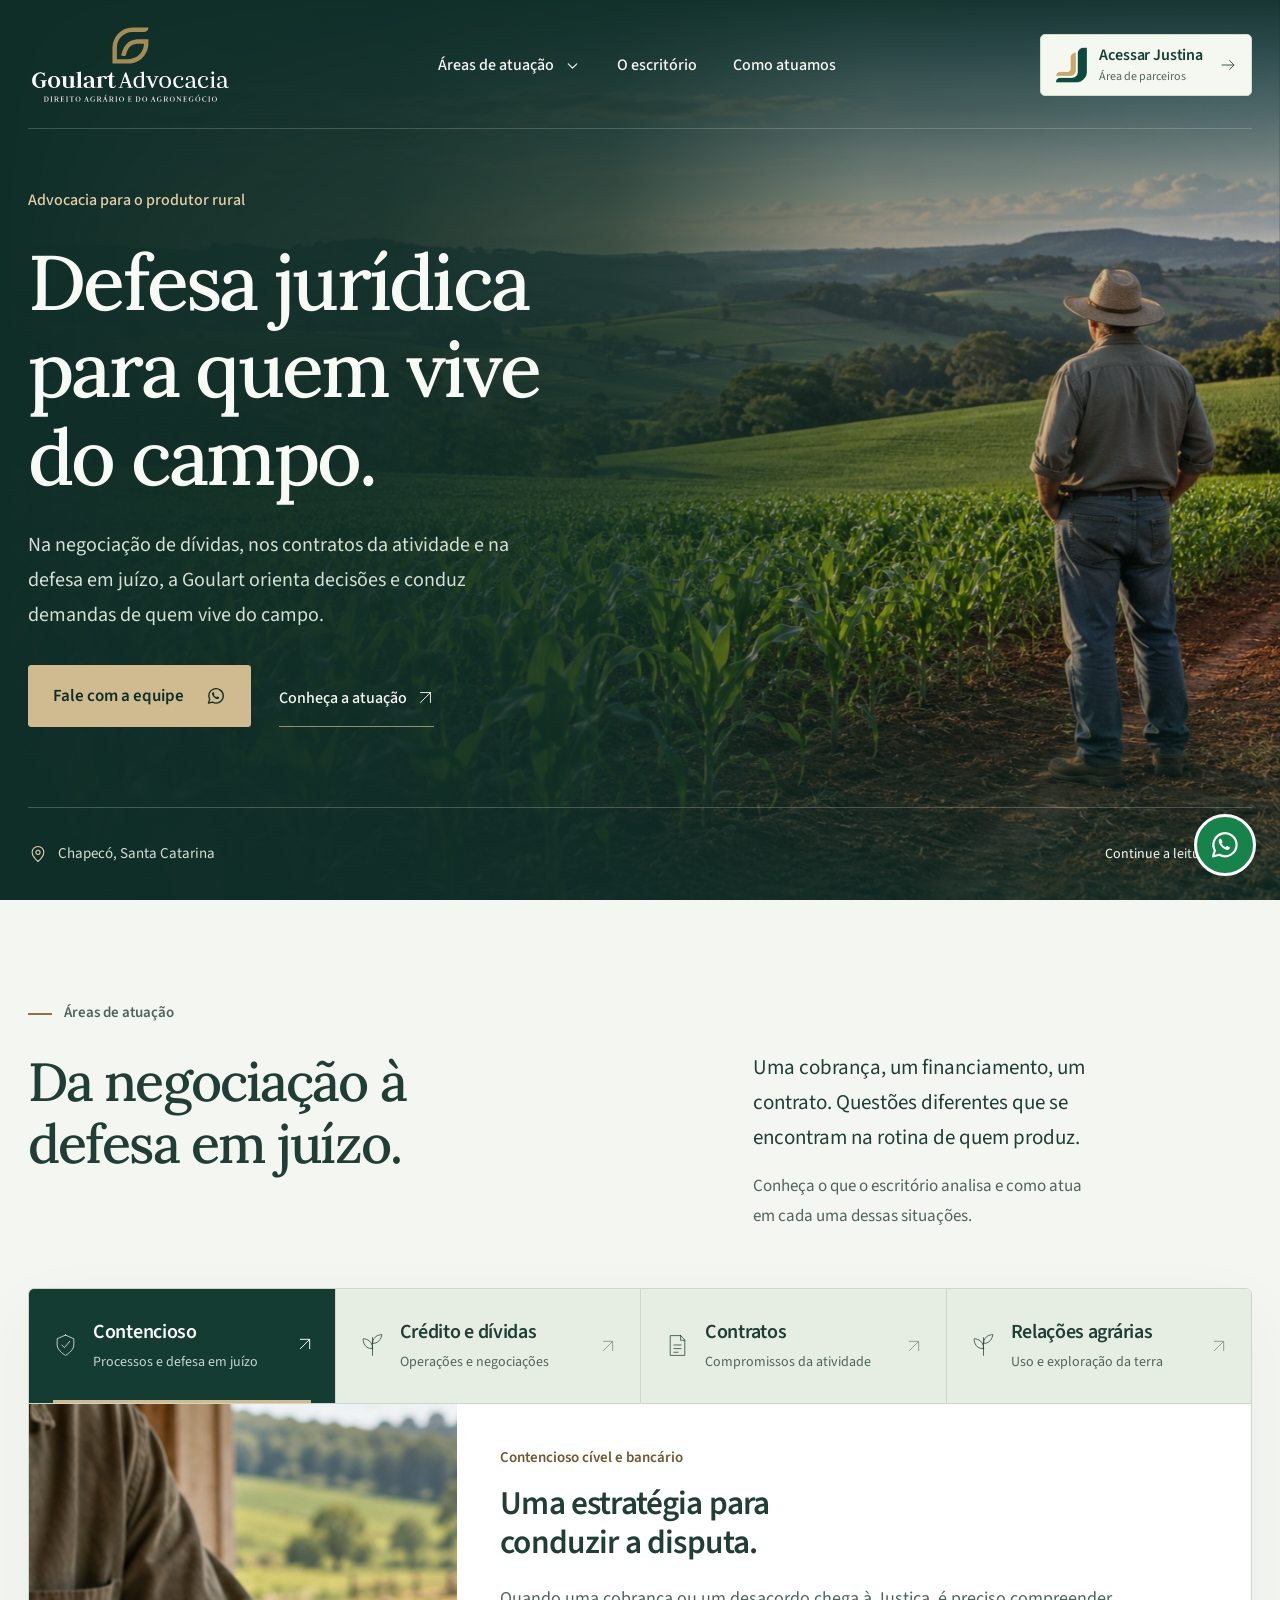
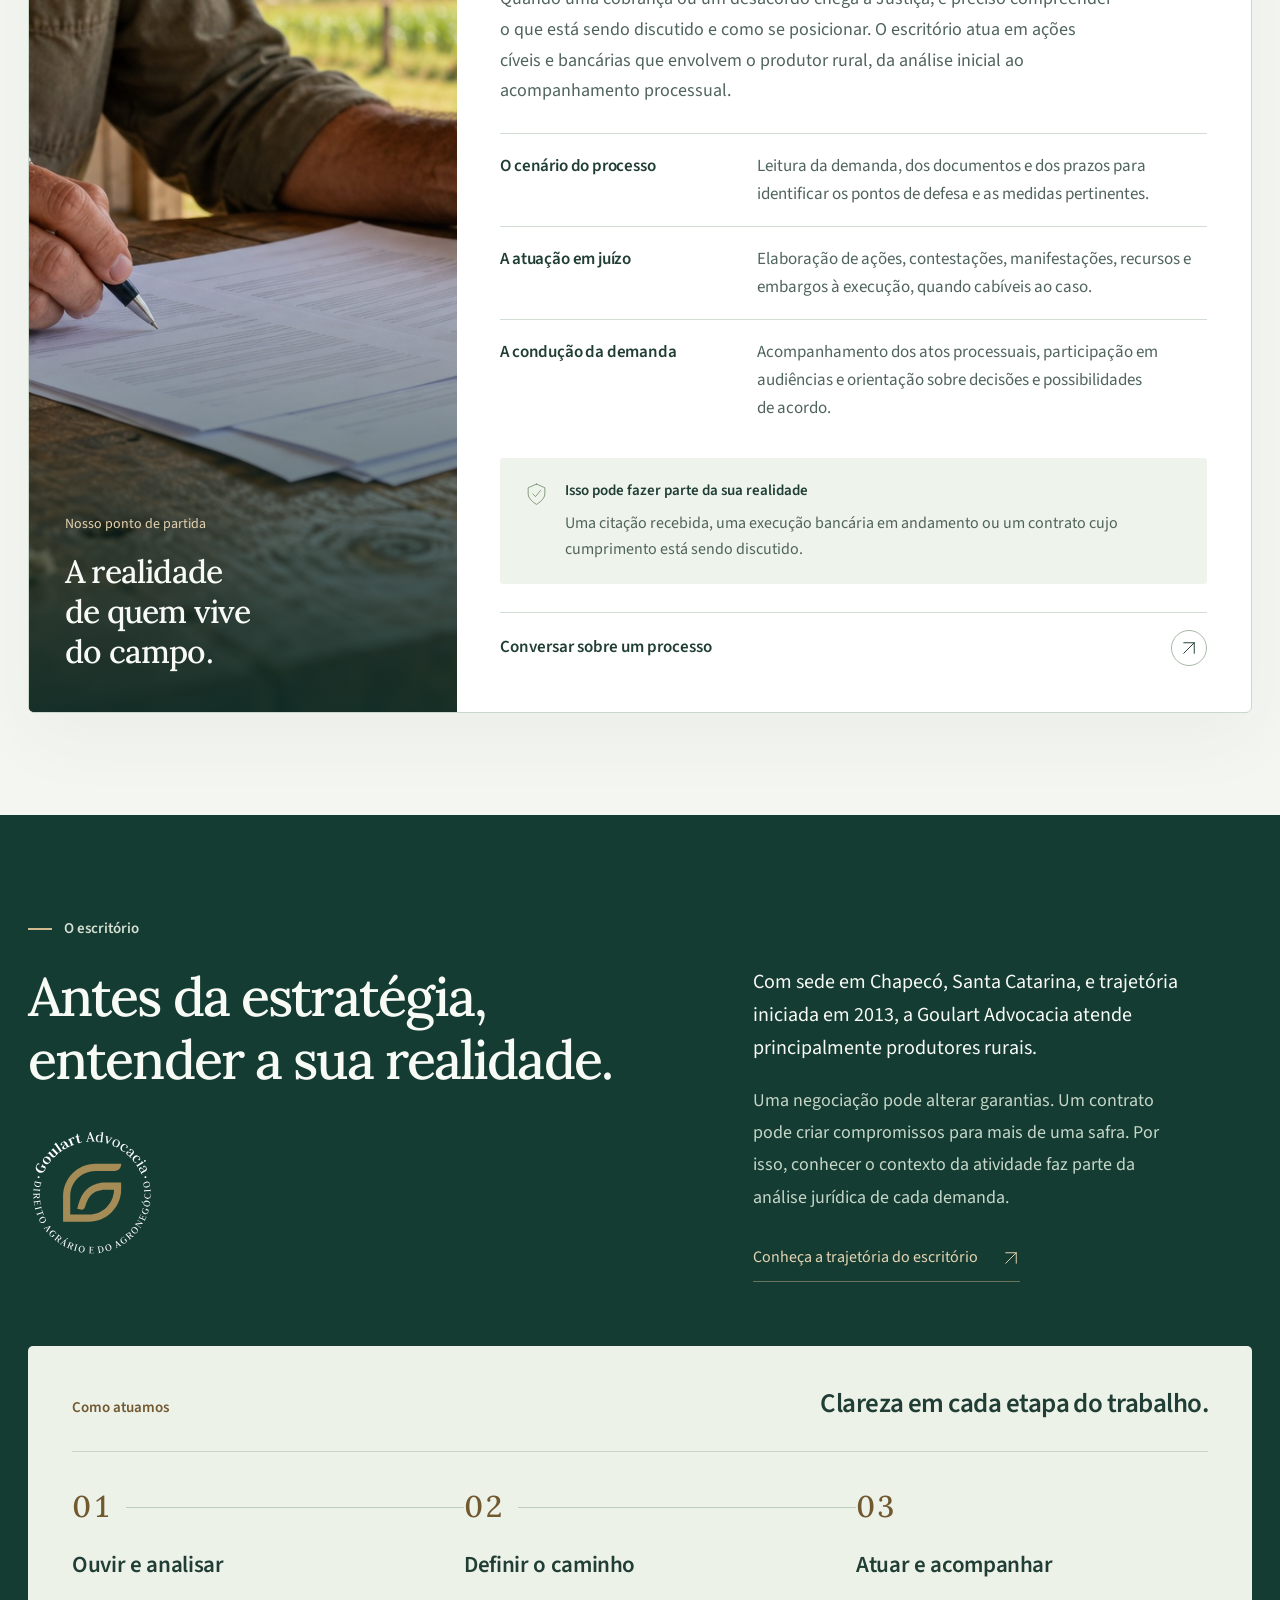
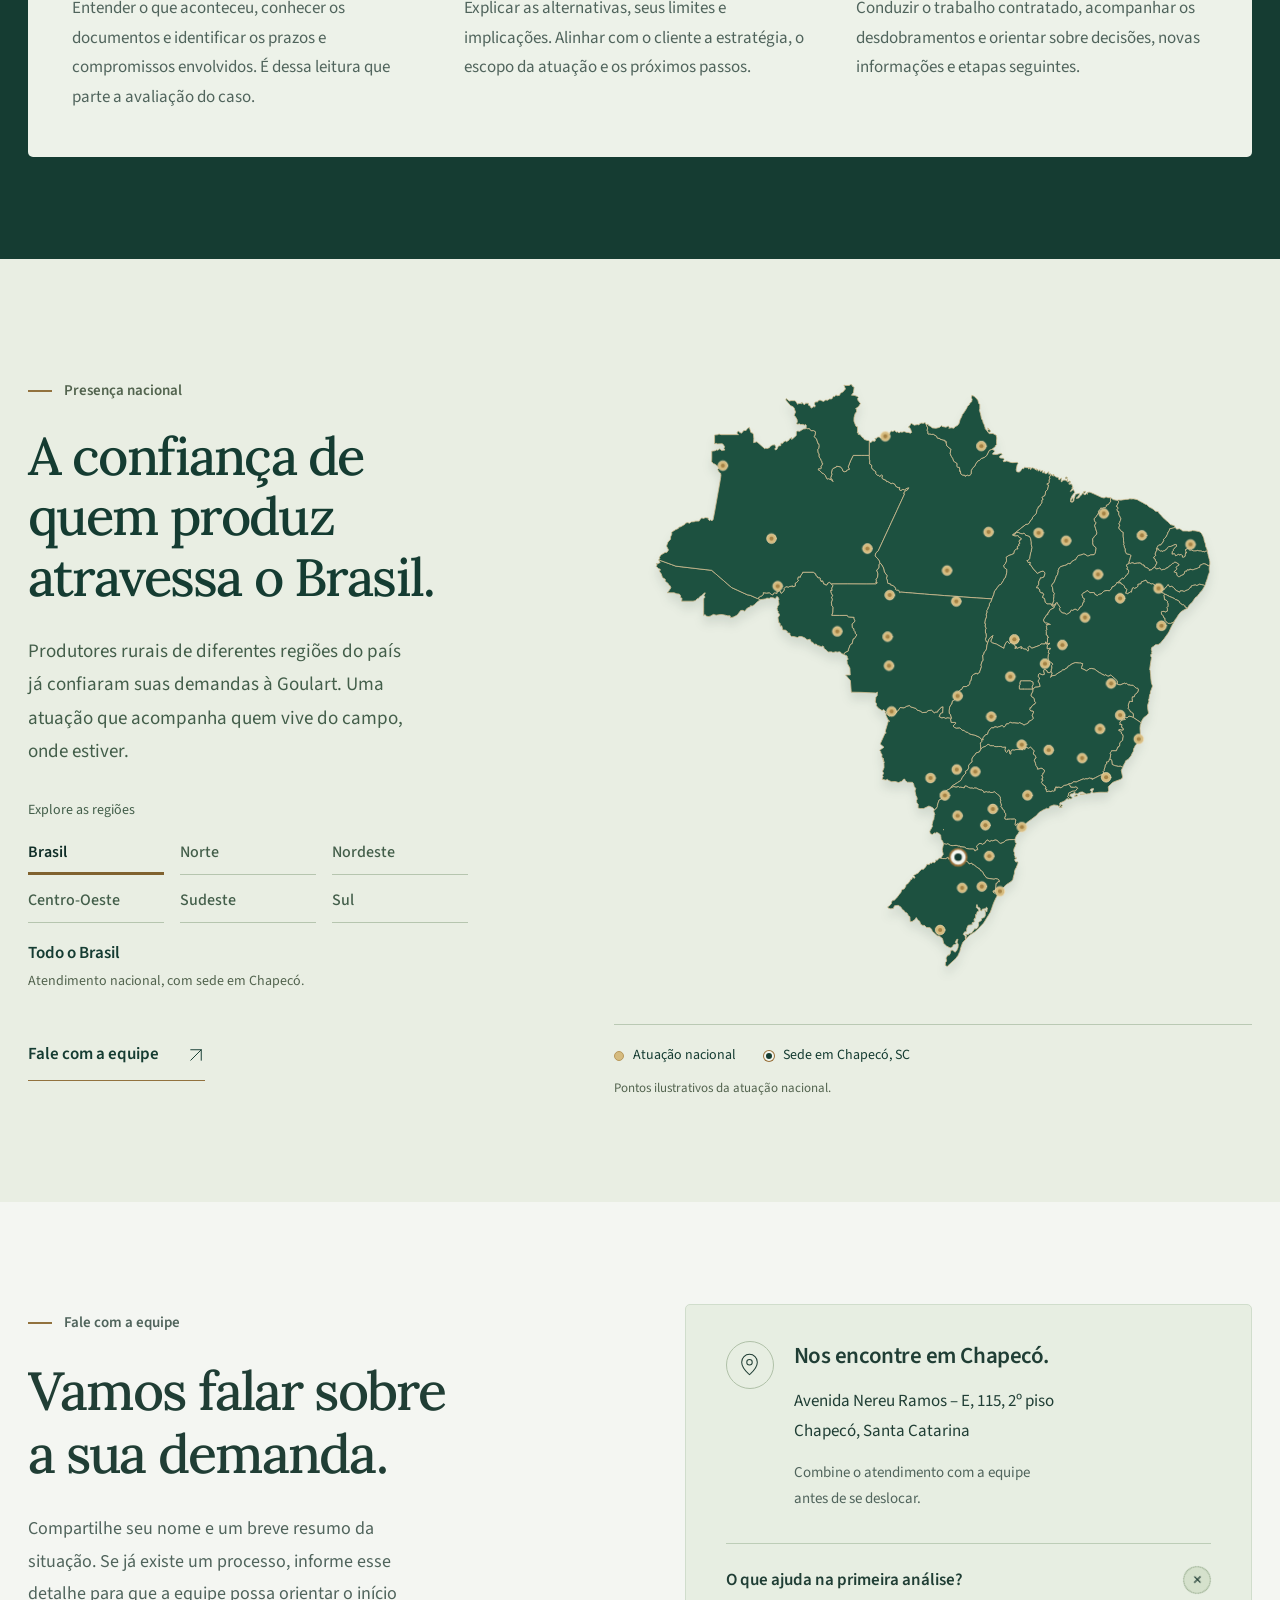
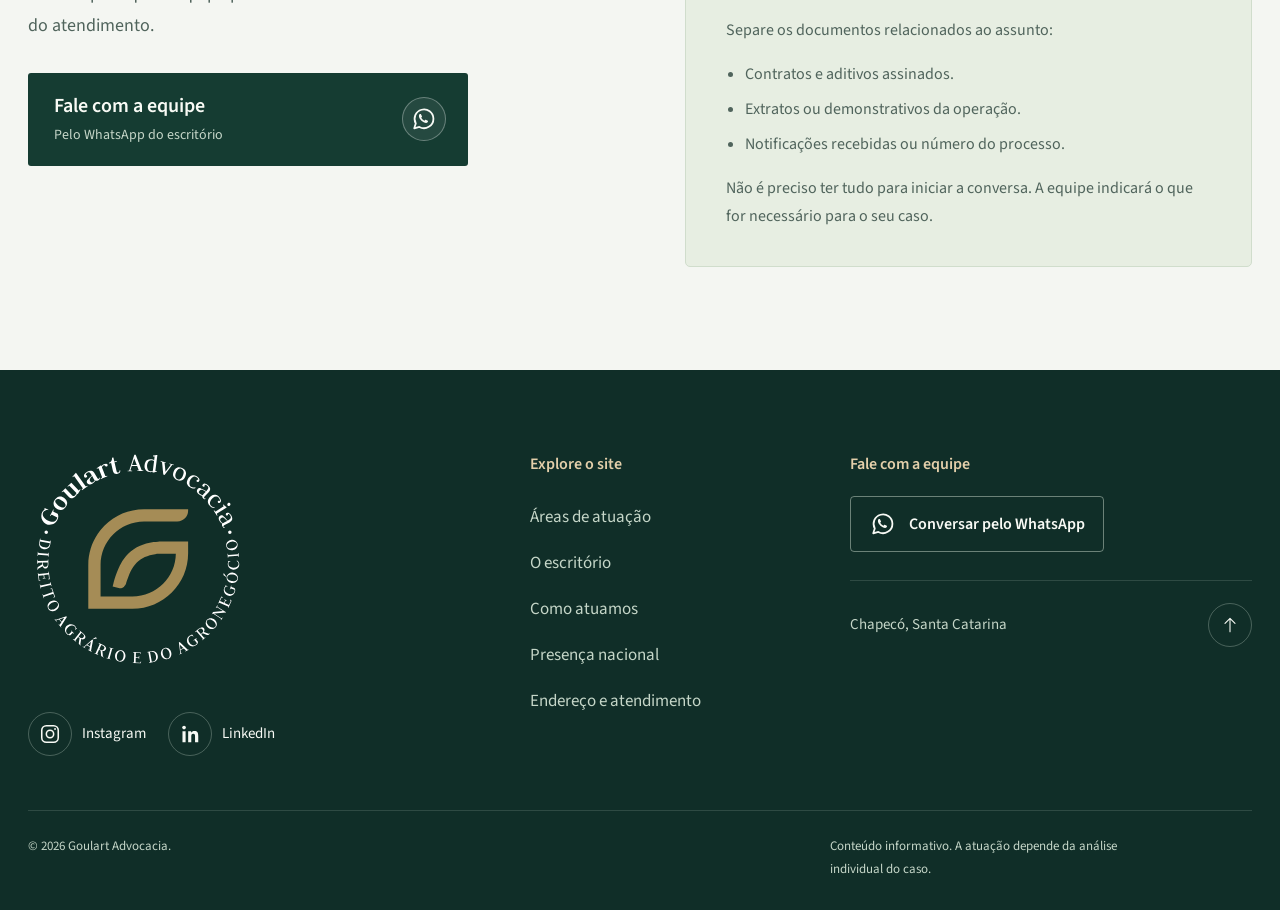
<file: index.html>
<!doctype html>
<html lang="pt-BR">
<head>
  <meta charset="UTF-8"><meta name="viewport" content="width=device-width, initial-scale=1">
  <meta name="theme-color" content="#153c32">
  <link rel="icon" type="image/svg+xml" href="assets/goulart/favicon.svg?v=3">
  <meta name="description" content="Goulart Advocacia para produtores rurais. Atuação em contencioso, crédito rural, negociações, contratos e relações agrárias. Chapecó, SC.">
  <title>Goulart | Advocacia para quem produz.</title>
  <link rel="preload" href="assets/fonts/lora-500.ttf" as="font" type="font/ttf" crossorigin>
  <link rel="preload" href="assets/fonts/source-sans-3-400.ttf" as="font" type="font/ttf" crossorigin>
  <link rel="stylesheet" href="styles.css?v=21">
  <noscript><style>
    .practice-navigation{display:none}.practice-workspace,.service-stage{display:block}.service-stage{min-height:0}.practice-visual{display:none}.service-panel[hidden]{display:block!important}.service-panel+.service-panel{border-top:1px solid #d2ddd4}.steps-track>span{transform:none}
    .header{position:absolute}.header-shell{flex-wrap:wrap;gap:14px}.menu-toggle,.nav-disclosure,.platform-access-desktop{display:none!important}.nav-fallback,.nav-platform-fallback{display:inline-flex!important}.header nav{display:flex!important;position:static!important;flex-direction:row!important;flex-wrap:wrap;gap:8px 22px;width:auto;padding:0!important;max-height:none!important;overflow:visible!important;background:transparent!important;color:inherit!important;box-shadow:none!important}.nav-services{border:0!important}.nav-services,.nav-link{width:auto!important}.nav-link,.nav-fallback,.nav-platform-fallback{min-height:36px!important;padding:6px 0!important;font-size:14px!important;border:0!important}.nav-practice,.platform-access-mobile{display:none!important}
    @media(max-width:1023px){.header nav{order:3;width:100%}.hero-content{padding-top:210px}}
  </style></noscript>
</head>
<body>
<div class="reading-progress" aria-hidden="true"></div>
<a class="skip-link" href="#conteudo">Ir para o conteúdo</a>
<svg class="svg-library" xmlns="http://www.w3.org/2000/svg" aria-hidden="true"><defs>
<symbol id="arrow" viewBox="0 0 24 24"><path d="M5 19 19 5M5 5h14v14"/></symbol>
<symbol id="leaf" viewBox="0 0 48 48"><path d="M24 43V9m0 21C5 31 6 11 6 11s19 0 18 19Zm0-10C40 21 42 3 42 3S24 3 24 20Z"/></symbol>
<symbol id="contract" viewBox="0 0 48 48"><path d="M30 5H10v38h28V13l-8-8Zm0 0v9h8M17 23h14M17 30h14M17 37h8"/></symbol>
<symbol id="shield" viewBox="0 0 48 48"><path d="m24 4 16 7v12c0 11-16 20-16 20S8 34 8 23V11l16-7Z"/><path d="m17 23 5 5 10-12"/></symbol>
<symbol id="instagram" viewBox="0 0 24 24"><rect x="3" y="3" width="18" height="18" rx="5" fill="none" stroke="currentColor" stroke-width="1.7"/><circle cx="12" cy="12" r="4" fill="none" stroke="currentColor" stroke-width="1.7"/><circle cx="17.5" cy="6.5" r="1" fill="currentColor" stroke="none"/></symbol>
<symbol id="linkedin" viewBox="0 0 24 24"><circle cx="5.5" cy="5" r="2" fill="currentColor" stroke="none"/><path fill="currentColor" stroke="none" d="M3.8 9h3.4v12H3.8ZM10 9h3.2v1.6c.8-1.2 1.9-1.9 3.7-1.9 3.3 0 4.1 2.1 4.1 5.1V21h-3.5v-6.4c0-1.6-.3-2.9-1.9-2.9-1.9 0-2.2 1.4-2.2 3V21H10Z"/></symbol>
<symbol id="whatsapp" viewBox="0 0 24 24"><path d="M20.7 11.7a8.7 8.7 0 0 1-13 7.6L3 20.6l1.4-4.5a8.7 8.7 0 1 1 16.3-4.4Z" fill="none" stroke="currentColor" stroke-width="1.65"/><path d="m8.1 7.4.7-.1c.2 0 .3.1.4.3l.9 1.9c.1.2.1.4-.1.6l-.6.7a6.6 6.6 0 0 0 3 2.8l.6-.7c.2-.2.4-.3.6-.2l1.9.9c.2.1.3.3.2.5-.2 1-.8 1.6-1.7 1.6-2.8-.1-6.6-3.6-6.7-6.5 0-.8.3-1.5.8-1.8Z" fill="currentColor" stroke="none"/></symbol>
</defs></svg>
<header class="header" id="site-header">
  <div class="header-shell">
    <a class="brand brand-navbar" href="#inicio" aria-label="Goulart Advocacia, início"><img class="brand-logo brand-logo-light" src="assets/goulart/logo-completa-clara.svg?v=3" alt="" width="346" height="138" decoding="async"><img class="brand-logo brand-logo-dark" src="assets/goulart/logo-completa.svg?v=3" alt="" width="346" height="138" decoding="async"></a>
    <nav id="navigation" aria-label="Menu principal">
      <div class="nav-services">
        <a class="nav-fallback" href="#atuacao">Áreas de atuação</a>
        <button class="nav-disclosure" type="button" aria-expanded="false" aria-controls="nav-practice" data-nav-section="atuacao">Áreas de atuação<svg aria-hidden="true" viewBox="0 0 20 20"><path d="m5 8 5 5 5-5"/></svg></button>
        <div class="nav-practice" id="nav-practice" hidden>
          <p class="nav-practice-intro">Qual assunto precisa de atenção?</p>
          <div class="nav-practice-links">
            <a href="#atuacao" data-nav-service="service-litigation"><svg aria-hidden="true"><use href="#shield"/></svg><span><strong>Contencioso</strong><small>Processos cíveis e bancários</small></span></a>
            <a href="#atuacao" data-nav-service="service-bank"><svg aria-hidden="true"><use href="#leaf"/></svg><span><strong>Crédito e dívidas</strong><small>Operações e negociações</small></span></a>
            <a href="#atuacao" data-nav-service="service-contracts"><svg aria-hidden="true"><use href="#contract"/></svg><span><strong>Contratos</strong><small>Compromissos da atividade</small></span></a>
            <a href="#atuacao" data-nav-service="service-land"><svg aria-hidden="true"><use href="#leaf"/></svg><span><strong>Relações agrárias</strong><small>Uso e exploração da terra</small></span></a>
          </div>
          <a class="nav-practice-all" href="#atuacao">Conheça o trabalho em cada área<svg aria-hidden="true"><use href="#arrow"/></svg></a>
        </div>
      </div>
      <a class="nav-link" href="#escritorio" data-nav-section="escritorio">O escritório</a>
      <a class="nav-link" href="#como-atuamos" data-nav-section="como-atuamos">Como atuamos</a>
      <a class="nav-platform-fallback" href="justina.html">Acessar Justina</a>
      <a class="platform-access platform-access-mobile" href="justina.html" aria-label="Acessar Justina, área de parceiros"><span class="justina-icon-viewport platform-icon" aria-hidden="true"><img src="assets/justina/icone.png" alt="" width="1254" height="1254" decoding="async"></span><span class="platform-label"><strong>Acessar Justina</strong><small>Área de parceiros</small></span><svg class="platform-arrow" aria-hidden="true" viewBox="0 0 24 24"><path d="M4 12h16m-6-6 6 6-6 6"/></svg></a>
    </nav>
    <a class="platform-access platform-access-desktop" href="justina.html" aria-label="Acessar Justina, área de parceiros"><span class="justina-icon-viewport platform-icon" aria-hidden="true"><img src="assets/justina/icone.png" alt="" width="1254" height="1254" decoding="async"></span><span class="platform-label"><strong>Acessar Justina</strong><small>Área de parceiros</small></span><svg class="platform-arrow" aria-hidden="true" viewBox="0 0 24 24"><path d="M4 12h16m-6-6 6 6-6 6"/></svg></a>
    <button class="menu-toggle" type="button" aria-label="Abrir menu" aria-expanded="false" aria-controls="navigation"><span class="menu-text">Menu</span><span class="menu-icon" aria-hidden="true"><i></i><i></i></span></button>
  </div>
  <button class="nav-backdrop" type="button" tabindex="-1" aria-label="Fechar menu" hidden></button>
</header>
<main id="conteudo">
<section class="hero" id="inicio" aria-labelledby="hero-title">
  <div class="hero-landscape">
    <img class="hero-rural-image" src="assets/produtor-rural-v1.jpg" alt="Imagem ilustrativa de um produtor diante da lavoura e das paisagens do campo" fetchpriority="high" width="1536" height="1024">
  </div>
  <div class="hero-content">
    <p class="hero-kicker">Advocacia para o produtor rural</p>
    <h1 id="hero-title"><span class="title-line"><span>Defesa jurídica</span></span>
      <span class="title-line"><span>para quem vive</span></span>
      <span class="title-line"><span>do campo.</span></span></h1>
    <p class="hero-lead">Na negociação de dívidas, nos contratos da atividade e na defesa em juízo, a Goulart orienta decisões e conduz demandas de quem vive do campo.</p>
    <div class="hero-actions">
      <a class="hero-primary" href="https://wa.me/5549998126093" target="_blank" rel="noopener noreferrer" data-whatsapp>Fale com a equipe<svg aria-hidden="true"><use href="#whatsapp"/></svg></a>
      <a class="hero-secondary" href="#atuacao">Conheça a atuação<svg aria-hidden="true"><use href="#arrow"/></svg></a>
    </div>
  </div>
  <div class="hero-footer">
    <p class="hero-location"><svg aria-hidden="true" viewBox="0 0 24 24"><path d="M19 10c0 5-7 11-7 11S5 15 5 10a7 7 0 1 1 14 0Z"/><circle cx="12" cy="10" r="2.5"/></svg>Chapecó, Santa Catarina</p>
    <a class="hero-explore" href="#atuacao"><span>Continue a leitura</span><svg aria-hidden="true" viewBox="0 0 24 24"><path d="M12 4v16m-6-6 6 6 6-6"/></svg></a>
  </div>
</section>
<section class="practice section" id="atuacao" aria-labelledby="practice-title">
  <div class="practice-heading">
    <div><p class="section-label">Áreas de atuação</p><h2 id="practice-title" tabindex="-1">Da negociação à defesa em juízo.</h2></div>
    <div class="practice-summary"><p>Uma cobrança, um financiamento, um contrato. Questões diferentes que se encontram na rotina de quem produz.</p><p>Conheça o que o escritório analisa e como atua em cada uma dessas situações.</p></div>
  </div>
  <div class="practice-dossier">
    <div class="practice-navigation" role="group" aria-label="Escolha uma área de atuação">
      <button type="button" class="practice-option is-active" data-panel="service-litigation" aria-controls="service-litigation" aria-pressed="true"><svg aria-hidden="true"><use href="#shield"/></svg><span><strong>Contencioso</strong><small>Processos e defesa em juízo</small></span><svg class="practice-option-arrow" aria-hidden="true"><use href="#arrow"/></svg></button>
      <button type="button" class="practice-option" data-panel="service-bank" aria-controls="service-bank" aria-pressed="false"><svg aria-hidden="true"><use href="#leaf"/></svg><span><strong>Crédito e dívidas</strong><small>Operações e negociações</small></span><svg class="practice-option-arrow" aria-hidden="true"><use href="#arrow"/></svg></button>
      <button type="button" class="practice-option" data-panel="service-contracts" aria-controls="service-contracts" aria-pressed="false"><svg aria-hidden="true"><use href="#contract"/></svg><span><strong>Contratos</strong><small>Compromissos da atividade</small></span><svg class="practice-option-arrow" aria-hidden="true"><use href="#arrow"/></svg></button>
      <button type="button" class="practice-option" data-panel="service-land" aria-controls="service-land" aria-pressed="false"><svg aria-hidden="true"><use href="#leaf"/></svg><span><strong>Relações agrárias</strong><small>Uso e exploração da terra</small></span><svg class="practice-option-arrow" aria-hidden="true"><use href="#arrow"/></svg></button>
    </div>
    <div class="practice-workspace">
      <figure class="practice-visual">
        <img src="assets/documentos-no-campo-v1.jpg" alt="Cena ilustrativa de um produtor analisando documentos à mesa de uma propriedade rural" loading="lazy" decoding="async" width="1536" height="1024">
        <figcaption><span>Nosso ponto de partida</span><p>A realidade de quem vive do campo.</p></figcaption>
      </figure>
      <div class="service-stage">
        <p class="sr-only" id="service-status" role="status" aria-live="polite" aria-atomic="true"></p>
        <article class="service-panel" id="service-litigation" aria-labelledby="litigation-heading">
          <div class="service-body">
            <p class="service-tag">Contencioso cível e bancário</p>
            <h3 id="litigation-heading">Uma estratégia para conduzir a disputa.</h3>
            <p class="service-intro">Quando uma cobrança ou um desacordo chega à Justiça, é preciso compreender o que está sendo discutido e como se posicionar. O escritório atua em ações cíveis e bancárias que envolvem o produtor rural, da análise inicial ao acompanhamento processual.</p>
            <dl class="service-actions">
              <div><dt>O cenário do processo</dt><dd>Leitura da demanda, dos documentos e dos prazos para identificar os pontos de defesa e as medidas pertinentes.</dd></div>
              <div><dt>A atuação em juízo</dt><dd>Elaboração de ações, contestações, manifestações, recursos e embargos à execução, quando cabíveis ao caso.</dd></div>
              <div><dt>A condução da demanda</dt><dd>Acompanhamento dos atos processuais, participação em audiências e orientação sobre decisões e possibilidades de acordo.</dd></div>
            </dl>
            <aside class="service-example"><svg aria-hidden="true"><use href="#shield"/></svg><div><h4>Isso pode fazer parte da sua realidade</h4><p>Uma citação recebida, uma execução bancária em andamento ou um contrato cujo cumprimento está sendo discutido.</p></div></aside>
            <a class="service-contact" href="#contato" data-subject="Contencioso cível e bancário"><span>Conversar sobre um processo</span><svg aria-hidden="true"><use href="#arrow"/></svg></a>
          </div>
        </article>
        <article class="service-panel" id="service-bank" aria-labelledby="bank-heading" hidden>
          <div class="service-body">
            <p class="service-tag">Crédito rural e negociações</p>
            <h3 id="bank-heading">Entender a dívida antes de assumir novos compromissos.</h3>
            <p class="service-intro">Um novo prazo ou uma nova parcela não dizem tudo sobre uma negociação. A análise de financiamentos e operações bancárias considera o contrato, os encargos, as garantias e as obrigações que continuam ou passam a existir.</p>
            <dl class="service-actions">
              <div><dt>Leitura da operação</dt><dd>Exame de contratos, aditivos, extratos e demonstrativos para compreender a origem e a evolução do compromisso.</dd></div>
              <div><dt>Condições de negociação</dt><dd>Avaliação jurídica de propostas, vencimentos, encargos e garantias antes da formalização de uma renegociação.</dd></div>
              <div><dt>Caminhos possíveis</dt><dd>Orientação sobre medidas extrajudiciais ou judiciais pertinentes, conforme as características da operação e os documentos apresentados.</dd></div>
            </dl>
            <aside class="service-example"><svg aria-hidden="true"><use href="#leaf"/></svg><div><h4>Isso pode fazer parte da sua realidade</h4><p>Um financiamento que se aproxima do vencimento ou uma proposta do banco que altera parcelas, garantias e obrigações.</p></div></aside>
            <a class="service-contact" href="#contato" data-subject="Crédito rural e negociações"><span>Conversar sobre crédito e dívidas</span><svg aria-hidden="true"><use href="#arrow"/></svg></a>
          </div>
        </article>
        <article class="service-panel" id="service-contracts" aria-labelledby="contracts-heading" hidden>
          <div class="service-body">
            <p class="service-tag">Contratos da atividade rural</p>
            <h3 id="contracts-heading">O que foi combinado precisa estar claro no papel.</h3>
            <p class="service-intro">Prazos, pagamentos e responsabilidades acompanham a atividade muito depois da assinatura. O escritório elabora e revisa contratos, apoia a negociação de condições e analisa divergências no cumprimento do que foi acordado.</p>
            <dl class="service-actions">
              <div><dt>Antes da assinatura</dt><dd>Elaboração ou revisão das cláusulas para esclarecer obrigações, condições de pagamento, garantias e consequências do descumprimento.</dd></div>
              <div><dt>Durante a relação</dt><dd>Análise de propostas de alteração e preparação de aditivos para registrar mudanças nos compromissos entre as partes.</dd></div>
              <div><dt>Quando há divergências</dt><dd>Exame do instrumento e dos registros do negócio para orientar a negociação ou a condução de um conflito contratual.</dd></div>
            </dl>
            <aside class="service-example"><svg aria-hidden="true"><use href="#contract"/></svg><div><h4>Isso pode fazer parte da sua realidade</h4><p>Um contrato a renovar, uma condição de pagamento a alterar ou um acordo que não está sendo cumprido.</p></div></aside>
            <a class="service-contact" href="#contato" data-subject="Contratos da atividade rural"><span>Conversar sobre um contrato</span><svg aria-hidden="true"><use href="#arrow"/></svg></a>
          </div>
        </article>
        <article class="service-panel" id="service-land" aria-labelledby="land-heading" hidden>
          <div class="service-body">
            <p class="service-tag">Relações agrárias</p>
            <h3 id="land-heading">Atenção ao que envolve o uso da terra.</h3>
            <p class="service-intro">As relações de uso e exploração de uma área rural envolvem mais do que a ocupação do espaço. É preciso compreender os instrumentos existentes, as responsabilidades de cada parte e as condições que organizam a continuidade ou o encerramento do acordo.</p>
            <dl class="service-actions">
              <div><dt>Os termos da relação</dt><dd>Análise dos instrumentos e documentos que definem o uso da área, os pagamentos e os compromissos assumidos.</dd></div>
              <div><dt>Renovação e mudanças</dt><dd>Orientação sobre prazos e condições ao avaliar a continuidade da relação ou a formalização de novos ajustes.</dd></div>
              <div><dt>Os pontos de conflito</dt><dd>Exame de divergências entre as partes e dos caminhos jurídicos relacionados ao cumprimento das obrigações.</dd></div>
            </dl>
            <aside class="service-example"><svg aria-hidden="true"><use href="#leaf"/></svg><div><h4>Isso pode fazer parte da sua realidade</h4><p>Uma dúvida sobre o uso da propriedade ou uma divergência nas condições de um acordo ligado à exploração da terra.</p></div></aside>
            <a class="service-contact" href="#contato" data-subject="Relações agrárias"><span>Conversar sobre uma relação agrária</span><svg aria-hidden="true"><use href="#arrow"/></svg></a>
          </div>
        </article>
      </div>
    </div>
  </div>
</section>
<section class="office section" id="escritorio" aria-labelledby="office-title">
  <div class="office-heading">
    <div class="office-identity"><p class="section-label">O escritório</p><h2 id="office-title">Antes da estratégia, entender a sua realidade.</h2><img class="office-seal" src="assets/goulart/selo-circular-claro.svg?v=3" alt="" width="232" height="240" loading="lazy" decoding="async"></div>
    <div class="office-introduction"><p>Com sede em Chapecó, Santa Catarina, e trajetória iniciada em 2013, a Goulart Advocacia atende principalmente produtores rurais.</p><p>Uma negociação pode alterar garantias. Um contrato pode criar compromissos para mais de uma safra. Por isso, conhecer o contexto da atividade faz parte da análise jurídica de cada demanda.</p><a class="office-profile" href="https://www.linkedin.com/company/goulartadvocacia" target="_blank" rel="noopener noreferrer">Conheça a trajetória do escritório <svg aria-hidden="true"><use href="#arrow"/></svg></a></div>
  </div>
  <div class="office-process" id="como-atuamos" aria-labelledby="process-title">
    <div class="process-heading"><p>Como atuamos</p><h3 id="process-title">Clareza em cada etapa do trabalho.</h3></div>
    <div class="steps"><span class="steps-track" aria-hidden="true"><span></span></span>
      <ol class="process-list">
        <li><span class="step-number" aria-hidden="true">01</span><div><h4>Ouvir e analisar</h4><p>Entender o que aconteceu, conhecer os documentos e identificar os prazos e compromissos envolvidos. É dessa leitura que parte a avaliação do caso.</p></div></li>
        <li><span class="step-number" aria-hidden="true">02</span><div><h4>Definir o caminho</h4><p>Explicar as alternativas, seus limites e implicações. Alinhar com o cliente a estratégia, o escopo da atuação e os próximos passos.</p></div></li>
        <li><span class="step-number" aria-hidden="true">03</span><div><h4>Atuar e acompanhar</h4><p>Conduzir o trabalho contratado, acompanhar os desdobramentos e orientar sobre decisões, novas informações e etapas seguintes.</p></div></li>
      </ol>
    </div>
  </div>
</section>
<section class="reach section" id="presenca" aria-labelledby="reach-title">
  <div class="reach-layout">
    <div class="reach-copy">
      <p class="section-label">Presença nacional</p>
      <h2 id="reach-title">A confiança de quem produz atravessa o Brasil.</h2>
      <p class="reach-lead">Produtores rurais de diferentes regiões do país já confiaram suas demandas à Goulart. Uma atuação que acompanha quem vive do campo, onde estiver.</p>
      <div class="reach-explorer" hidden>
        <p class="reach-explorer-label">Explore as regiões</p>
        <div class="reach-controls" role="group" aria-label="Destacar uma região do Brasil">
          <button type="button" data-reach-region="brasil" aria-pressed="true" aria-controls="reach-map">Brasil</button>
          <button type="button" data-reach-region="norte" aria-pressed="false" aria-controls="reach-map">Norte</button>
          <button type="button" data-reach-region="nordeste" aria-pressed="false" aria-controls="reach-map">Nordeste</button>
          <button type="button" data-reach-region="centro-oeste" aria-pressed="false" aria-controls="reach-map">Centro-Oeste</button>
          <button type="button" data-reach-region="sudeste" aria-pressed="false" aria-controls="reach-map">Sudeste</button>
          <button type="button" data-reach-region="sul" aria-pressed="false" aria-controls="reach-map">Sul</button>
        </div>
        <p class="reach-selection" aria-live="polite" aria-atomic="true"><strong data-reach-name>Todo o Brasil</strong><span data-reach-detail>Atendimento nacional, com sede em Chapecó.</span></p>
      </div>
      <a class="reach-contact" href="#contato">Fale com a equipe<svg aria-hidden="true"><use href="#arrow"/></svg></a>
    </div>
    <figure class="reach-figure">
      <div class="reach-map-stage">
      <svg class="reach-map" id="reach-map" viewBox="0 0 680 700" role="img" aria-labelledby="reach-map-title reach-map-description" xmlns="http://www.w3.org/2000/svg">
        <title id="reach-map-title">Atuação nacional da Goulart Advocacia</title>
        <desc id="reach-map-description">Mapa do Brasil com divisões estaduais, pontos ilustrativos da abrangência nacional e destaque para a sede em Chapecó, Santa Catarina.</desc>
        <!-- Limites simplificados: API de Malhas Geográficas do IBGE. Pontos ilustrativos, sem dados de clientes. -->
        <g class="reach-territory">
        <g class="reach-region" data-map-region="norte">
          <path class="reach-state" data-state="RO" pathLength="1" d="M219.13,302.87 L221.23,303.44 L222.19,302.75 L223.69,303.56 L223.68,305.03 L227.12,307.85 L228.18,309.19 L231.76,308.92 L233.41,309.63 L236.74,308.71 L237.56,309.33 L240.35,308.87 L241.7,309.52 L242.29,310.59 L244.86,311.76 L246.02,309.88 L249.7,308.07 L249.95,305.96 L250.53,305.02 L251.51,302.23 L252.78,300.53 L253.78,300.41 L255.11,295.14 L256.33,294.84 L258.87,290.86 L257.25,289.38 L257.05,287.41 L255.86,286.06 L255.78,284.29 L254.06,283.23 L253.87,279.18 L256.53,276.74 L256.79,275.43 L255.85,273.91 L255.89,272.11 L249.65,271.67 L248.62,270.08 L240.47,270.11 L234.02,270.04 L232.19,270.02 L233.3,266.65 L233.53,261.34 L232.15,259.61 L231.67,255.85 L232.35,254.92 L232.83,252.79 L231.83,250.6 L233.3,249.26 L231.72,246.65 L231.2,244.63 L231.02,243.56 L232.51,243.43 L232.11,241.05 L233.42,238.42 L231.7,236.57 L229.74,234.88 L227.88,235.57 L226.88,237.55 L225.57,237.7 L224.95,236.59 L223.54,236.62 L222.58,233.4 L221.37,233.18 L221.06,234.14 L219.91,231.92 L219.99,230.48 L218.41,229.58 L217.61,230.26 L216.96,228.73 L215.55,227.9 L214.99,225.82 L212.37,224.04 L201,224.05 L200.99,224.86 L199.08,227.57 L198.44,229.48 L197.24,228.8 L196.14,229.45 L195.7,231.69 L196.45,232.92 L194.76,234.97 L193.14,235.72 L193.16,238.8 L190.61,239.59 L190.42,238.56 L186.58,239.46 L186.09,239.89 L183.13,239.42 L181.14,241.54 L181.44,243 L179.43,245.78 L178.08,246.46 L177.04,243.9 L176.16,243.66 L174.31,244.82 L173.6,244.4 L173.72,246.64 L171.38,245.95 L170,246.53 L169.24,248.23 L167.81,247.73 L165.62,245.95 L162.56,246.27 L159.01,245.85 L159.26,247.28 L157.63,249.31 L155.99,249.79 L152.97,252.13 L155.73,253.35 L161.96,252.38 L162.88,251.63 L165.44,251.99 L166.89,251.13 L169.63,251.3 L171.89,252.34 L173.55,249.86 L174.86,250.63 L175.88,252.86 L175.22,254.06 L175.88,258.28 L174.33,260.64 L174.49,261.48 L173.76,262.27 L174.13,264.72 L175.06,265.62 L174.77,267.19 L176.08,268.26 L176.45,269.99 L174.76,272.49 L175.64,277.94 L177.04,278.38 L177.15,281.75 L178.87,281.11 L179.8,285.57 L182.65,285.77 L184.78,287.2 L184.56,288.28 L186.34,288.93 L187.57,289.04 L187.57,290.9 L189.18,292.49 L191.76,292.62 L195.85,293.77 L196.99,292.5 L200.04,292.59 L203.77,294.3 L205.85,296.12 L208.99,295.41 L210.25,298.55 L211.98,298.85 L213.45,300.96 L215.47,300.56 L216.19,301.67 L219.13,302.87Z"/>
          <path class="reach-state" data-state="AC" pathLength="1" d="M148.08,249.96 L145.21,248.68 L145.2,248.68 L142.32,248.2 L135.4,245.02 L131.73,243.34 L125.3,240.39 L121.17,236.81 L116.78,233 L113.29,229.99 L107.91,225.34 L104.09,222.05 L97.16,221.25 L88.53,220.25 L84.11,219.73 L75.62,218.74 L72.24,218.34 L65.99,217.6 L61.24,215.86 L48.62,211.26 L47.66,210.91 L49.21,213.71 L46.53,215.02 L45.17,214.68 L45.89,216.28 L44.92,217.82 L47.36,220.12 L49.29,220.93 L49.13,222.47 L48.18,222.3 L48.76,223.94 L50.21,225.31 L51.65,229.67 L54.73,231.65 L54.55,233.58 L57.81,236.15 L58.89,238.22 L59.81,238.42 L60.63,240.69 L58.22,244.28 L56.54,245.92 L63.96,245.92 L66.99,247.14 L69.67,247.4 L70.99,249.15 L70.72,251.01 L72.49,251.81 L72.08,254.91 L84.17,254.91 L86.68,254.4 L88.69,252.28 L89.89,252.14 L91.84,249.79 L92.88,249.45 L96.34,246.24 L97.31,246.08 L95.91,248.9 L97.02,250.56 L95.57,252.35 L95.57,256.13 L95.58,261.42 L95.57,265.71 L95.57,270.23 L96.94,269.23 L98.52,270.81 L100.37,271.29 L102.5,270.89 L105.92,269.02 L108.9,269.84 L113.6,269.11 L116.48,269.31 L121.31,270.56 L123.77,270.52 L124.26,272.47 L126.87,271.94 L129.2,270.85 L131.44,269.58 L135.01,264.84 L137.09,264.72 L139.5,265.64 L141.56,262.71 L145.43,260.69 L145.35,259.79 L147.43,260.11 L150.07,258.43 L151.64,256.62 L155.73,253.35 L152.97,252.13 L148.08,249.96Z"/>
          <path class="reach-state" data-state="AM" pathLength="1" d="M283.45,214.43 L282.94,211.98 L280.62,209.01 L279.12,207.83 L278.41,205.9 L279.23,203.4 L281.65,201.26 L287.77,188.01 L295.46,171.4 L301.39,158.66 L302.03,157.21 L303.59,153.75 L304.23,152.39 L309.74,140.53 L308.8,140.15 L309.93,137.85 L312.73,136.41 L314.31,134.05 L312.35,134.5 L309.56,136.3 L307.86,135.75 L306.97,136.31 L305.57,136.85 L304.33,136.27 L304.53,133.82 L302.86,133.89 L300.3,132.41 L299.49,130.37 L296.84,129.08 L295.41,129.68 L291.87,127.33 L290.57,127.55 L290.01,126.16 L286.28,124.56 L285.69,123.57 L286.19,121.16 L285.17,120.06 L283.32,122.09 L281.79,120.55 L280.9,120.81 L279.21,119.01 L279.13,116.96 L275.67,114.33 L274.6,112.75 L274.76,110.17 L272.57,108.75 L272.66,104.69 L272.19,103.68 L272.18,99.55 L266.64,99.55 L264.08,99.55 L254.97,99.55 L252.12,105.35 L249.61,111.81 L250.85,114.34 L248.05,115.28 L247.47,116.62 L245.47,116.89 L244.07,116.3 L243.27,113.92 L241.48,111.77 L237.12,111.05 L236.96,111.98 L233.58,113.38 L232.42,114.88 L231.73,118.25 L232.31,119.52 L231.01,123.12 L231.16,124.53 L232.37,125.11 L233.33,127.3 L231.37,125.33 L228.46,124.32 L227.83,124.62 L226.98,124.54 L225.16,120.72 L223.53,119.14 L221.52,118.22 L219.46,115.88 L217.74,114.95 L218.09,113.78 L220.04,114.1 L221.1,113.04 L220.62,111.72 L222.58,108.37 L221.68,107.98 L221.78,106.09 L220.6,104.97 L220.51,103.56 L219.26,102.39 L218.6,100.39 L218.7,97.81 L217.61,96.83 L217.31,93.35 L218.45,91.82 L218.75,89.08 L218.32,87.15 L217.57,87.19 L215.78,81.85 L214.33,80.48 L213.29,79.55 L214.45,77.91 L214.83,74.38 L212.79,73.14 L210,73.17 L208.29,70.96 L206.19,71.06 L204.75,70.19 L204.37,71.17 L201.89,71.39 L197.86,73.87 L195.66,73.52 L194.36,74.43 L194.31,78.27 L190.38,81.89 L189.27,82.51 L189.31,80.52 L186.96,82.18 L186.4,83.37 L183.79,84.98 L182.9,84.26 L180.96,84.97 L179.9,86.72 L177.9,86.57 L177.75,89.2 L175.28,89.49 L173.56,93.13 L172.09,93.75 L171.33,92.65 L172.7,90.83 L171.41,88.32 L169.1,88.46 L166.29,90.09 L165.71,91.32 L162.9,92.3 L161.96,91.76 L160.4,92.43 L160.37,92.15 L152.26,84.99 L148.78,85.94 L149.02,81.79 L148.64,77.42 L147.74,75.67 L145.92,75.26 L144.24,69.71 L142.25,70.82 L140.77,73.03 L138.37,72.92 L135.93,75.94 L133.73,74.87 L132.93,73.62 L131.38,74.49 L131.03,75.99 L132.68,77.43 L114.09,77.46 L111.93,76.75 L110.14,77.64 L107.24,77.79 L107.23,87.28 L109.4,86.67 L109.39,87.33 L115.14,87.12 L116.28,87.75 L117.87,90.21 L117.16,92.27 L118.24,93.82 L114.71,94.27 L112.74,92.45 L110.52,94.07 L109.64,93.53 L107.58,94.61 L104.22,95.05 L104.22,102.49 L104.06,106.33 L106.08,108.51 L107.26,108.73 L110.78,111.25 L111.48,113.16 L110.55,114.81 L112.04,117.41 L113.63,118.59 L113.98,120.76 L113.51,124.42 L110.74,140.28 L107.37,159.09 L105.66,167.88 L104.24,169.46 L102.92,168.08 L101.9,169.19 L100.28,167.54 L100.51,166.23 L97.06,165.89 L95.64,166.74 L93.49,166.21 L91.89,167.64 L90.79,169.6 L85.84,169.62 L85.92,170.23 L82.29,170.44 L80.57,171.81 L78.13,171.14 L76.08,171.83 L75.59,173.02 L71.15,175.61 L69.19,176.02 L68.55,177.43 L65.8,178.66 L61.43,181.37 L61.69,183.45 L60.28,186.46 L60.31,188.83 L57.46,191.99 L55.97,196.25 L58.09,200.27 L56.53,202.81 L54.39,203.07 L50.05,205.61 L48.37,208.34 L48.79,209.56 L47.66,210.91 L48.62,211.26 L61.24,215.86 L65.99,217.6 L72.24,218.34 L75.62,218.74 L84.11,219.73 L88.53,220.25 L97.16,221.25 L104.09,222.05 L107.91,225.34 L113.29,229.99 L116.78,233 L121.17,236.81 L125.3,240.39 L131.73,243.34 L135.4,245.02 L142.32,248.2 L145.2,248.68 L145.21,248.68 L148.08,249.96 L152.97,252.13 L155.99,249.79 L157.63,249.31 L159.26,247.28 L159.01,245.85 L162.56,246.27 L165.62,245.95 L167.81,247.73 L169.24,248.23 L170,246.53 L171.38,245.95 L173.72,246.64 L173.6,244.4 L174.31,244.82 L176.16,243.66 L177.04,243.9 L178.08,246.46 L179.43,245.78 L181.44,243 L181.14,241.54 L183.13,239.42 L186.09,239.89 L186.58,239.46 L190.42,238.56 L190.61,239.59 L193.16,238.8 L193.14,235.72 L194.76,234.97 L196.45,232.92 L195.7,231.69 L196.14,229.45 L197.24,228.8 L198.44,229.48 L199.08,227.57 L200.99,224.86 L201,224.05 L212.37,224.04 L214.99,225.82 L215.55,227.9 L216.96,228.73 L217.61,230.26 L218.41,229.58 L219.99,230.48 L219.91,231.92 L221.06,234.14 L221.37,233.18 L222.58,233.4 L223.54,236.62 L224.95,236.59 L225.57,237.7 L226.88,237.55 L227.88,235.57 L229.74,234.88 L231.7,236.57 L249.22,236.54 L268.69,236.64 L279.01,236.57 L280.72,235.25 L279.08,235.12 L279.8,233.46 L279.38,231.86 L280.93,229.33 L281.36,225.76 L279.97,221.79 L281.24,220.94 L282.62,218.65 L282.46,216.18 L283.6,214.62 L283.45,214.43Z"/>
          <path class="reach-state" data-state="RR" pathLength="1" d="M192.52,50.93 L193.52,53.22 L192,56.94 L193.12,57.92 L195.07,61.14 L195.5,63.61 L194.37,65.78 L195.9,66.26 L197.62,65.9 L198.88,66.7 L201.27,66.5 L203.34,67.33 L204.11,66.54 L205,67.62 L204.75,70.19 L206.19,71.06 L208.29,70.96 L210,73.17 L212.79,73.14 L214.83,74.38 L214.45,77.91 L213.29,79.55 L214.33,80.48 L215.78,81.85 L217.57,87.19 L218.32,87.15 L218.75,89.08 L218.45,91.82 L217.31,93.35 L217.61,96.83 L218.7,97.81 L218.6,100.39 L219.26,102.39 L220.51,103.56 L220.6,104.97 L221.78,106.09 L221.68,107.98 L222.58,108.37 L220.62,111.72 L221.1,113.04 L220.04,114.1 L218.09,113.78 L217.74,114.95 L219.46,115.88 L221.52,118.22 L223.53,119.14 L225.16,120.72 L226.98,124.54 L227.83,124.62 L228.46,124.32 L231.37,125.33 L233.33,127.3 L232.37,125.11 L231.16,124.53 L231.01,123.12 L232.31,119.52 L231.73,118.25 L232.42,114.88 L233.58,113.38 L236.96,111.98 L237.12,111.05 L241.48,111.77 L243.27,113.92 L244.07,116.3 L245.47,116.89 L247.47,116.62 L248.05,115.28 L250.85,114.34 L249.61,111.81 L252.12,105.35 L254.97,99.55 L264.08,99.55 L266.64,99.55 L272.18,99.55 L272.18,85.02 L271.76,83.66 L269.88,83.59 L266.79,82.61 L265.64,80.71 L264.39,80.14 L262.57,77.66 L260.21,77.06 L260.63,75.47 L259.37,75.62 L259.55,73.39 L259.46,68.97 L257.89,68.55 L255.72,63.14 L255.78,59.38 L256.93,55.11 L258.46,52.97 L258.48,50.62 L257.46,49.8 L260.63,47.52 L262.68,44.36 L259.93,40.77 L259.58,38.89 L260.42,37.98 L259.52,36.82 L255.97,35.53 L253.11,35.4 L255.16,32.56 L255.97,26.98 L254.1,25.98 L253.51,24.36 L252.34,24 L250.6,25 L246.85,25.12 L245.04,24.65 L246.75,28.78 L245.72,29.86 L244.23,31.83 L241.27,33.32 L240.51,35.43 L238.23,35.92 L236.42,35.07 L235.19,36.89 L233.73,36.59 L232.83,38.36 L232.02,39.43 L229.37,39.34 L228.15,40.69 L225.52,40.58 L223.26,42.08 L219.55,40.53 L217.1,41.58 L217.39,42.5 L214.33,42.62 L213.54,44.83 L214.44,46.17 L214.14,48.16 L213.22,47.25 L210.57,49.11 L209.13,47.85 L209.44,46.97 L207.28,46.06 L207.27,43.95 L203.55,43.89 L204.15,44.55 L202.66,45.53 L200.16,42.93 L199.6,44.67 L198.96,44.12 L196.41,44.34 L195.81,45.21 L193.66,41.93 L192.71,41.27 L188.79,41.19 L186.85,41.69 L183.54,38.89 L183.09,40.58 L188.09,46.49 L190.94,47.75 L192.34,49.58 L192.52,50.93Z"/>
          <path class="reach-state" data-state="PA" pathLength="1" d="M433.36,177.58 L435.41,175.97 L435.91,175.57 L439.06,173.1 L441.11,173.01 L442.09,172.28 L444.7,168.16 L445.76,167.53 L446.13,165.46 L450.02,161.73 L450.9,157.85 L450.78,157.24 L452.13,155.92 L452.2,154.42 L454.18,153.28 L454.84,151.39 L456.23,150.15 L456.16,147.12 L457.54,146.4 L456.33,144.72 L457.29,143.29 L458.78,142.95 L459.85,140.75 L459.8,139.88 L460.15,137.78 L462.15,135.98 L462.45,134.39 L463.05,132.37 L463.24,131.1 L461.75,130.73 L461.67,129.75 L463.24,129.54 L463.99,127.96 L463.77,125.77 L464.86,123.66 L463.98,122.83 L464.85,121.62 L465.46,120.18 L464.99,118.89 L463.5,119.78 L463.29,116.86 L461.34,118.91 L459.35,118.96 L458.95,116.66 L458.42,117.87 L456.83,118.12 L456.94,115.58 L454.43,116.63 L453.83,114.77 L452.22,116.46 L451.5,114.24 L450.4,115.49 L449.97,113.67 L448.94,115 L448.72,113.65 L447.41,113.28 L445.54,112.63 L444.94,113.42 L444.21,112.44 L444.1,114.65 L442.47,112.2 L442.2,114.03 L441.84,114.16 L441.83,112.59 L439.97,112.65 L437.54,112.05 L436.64,113.85 L435.52,113.45 L434.16,114.88 L433.71,115.82 L431.87,117.37 L430.12,117.16 L429.14,116.68 L428.67,114.83 L429.65,109.73 L430.65,108.08 L429.84,106.94 L425.09,107.28 L422.47,106.98 L418.75,105.48 L415.47,106.4 L414.63,105.42 L415.83,103.91 L415.25,102.58 L411.71,102.39 L410.69,101.25 L411.69,99.88 L413.87,98.48 L412.6,97.24 L407.84,98.66 L403.64,98.39 L403.57,97.53 L405.62,95.47 L405.08,93.94 L402.76,93.03 L399.99,94.13 L397.14,99.76 L396.46,100.37 L394.97,101.55 L391.49,102.89 L389.32,104.99 L387.97,105.28 L385.87,108.03 L384.59,110.65 L382.14,113.31 L380.81,115.5 L380.56,119.53 L379.38,120.7 L377.74,121.09 L376.56,120.48 L374.37,121.82 L374.23,120.78 L371.03,120.33 L369.72,119.38 L369.18,116.02 L368.35,116.42 L368.55,114.23 L367.98,112.17 L366.4,112.33 L365.57,111 L365.74,108.25 L362,105.66 L361.23,103.02 L359.56,100.58 L358.34,97.77 L358.76,94.48 L359.39,93.28 L354.78,89.52 L354.07,86.44 L354.45,84.92 L353.07,85.27 L352.95,83.6 L347.61,82.31 L347.49,81.6 L344.58,81.04 L344.07,79.3 L340.23,76.95 L338.45,77.2 L336.85,76.63 L334.7,76.77 L334.53,73.78 L333.7,72.79 L334.43,70.34 L332.78,66.85 L331.55,64.59 L329.3,65.46 L328.25,64.95 L326.03,65.62 L325.05,67.08 L323.33,66.71 L320.2,67.31 L320.04,67.33 L316.78,65.35 L315.03,68.34 L313.7,69.38 L315.15,69.95 L316.29,72.05 L317.24,75.07 L315.81,75.93 L313.49,75.03 L312.16,75.2 L309.21,74.11 L307.06,74.8 L304.93,74.5 L303.92,75.58 L301.94,74.44 L300.72,74.78 L299.42,72.99 L296.92,74.16 L296.15,73.42 L294.2,74.8 L293.94,76.3 L292.04,78.05 L288.8,77.51 L288.72,78.1 L285.82,78.53 L285.61,80.88 L283.72,80.94 L283.25,80.01 L280.89,79.89 L280.07,81.2 L278.01,81.48 L278.77,82.86 L278.19,84.42 L274.97,84.09 L274.75,85.16 L273.24,85.87 L272.18,85.02 L272.18,99.55 L272.19,103.68 L272.66,104.69 L272.57,108.75 L274.76,110.17 L274.6,112.75 L275.67,114.33 L279.13,116.96 L279.21,119.01 L280.9,120.81 L281.79,120.55 L283.32,122.09 L285.17,120.06 L286.19,121.16 L285.69,123.57 L286.28,124.56 L290.01,126.16 L290.57,127.55 L291.87,127.33 L295.41,129.68 L296.84,129.08 L299.49,130.37 L300.3,132.41 L302.86,133.89 L304.53,133.82 L304.33,136.27 L305.57,136.85 L306.97,136.31 L307.86,135.75 L309.56,136.3 L312.35,134.5 L314.31,134.05 L312.73,136.41 L309.93,137.85 L308.8,140.15 L309.74,140.53 L304.23,152.39 L303.59,153.75 L302.03,157.21 L301.39,158.66 L295.46,171.4 L287.77,188.01 L281.65,201.26 L279.23,203.4 L278.41,205.9 L279.12,207.83 L280.62,209.01 L282.94,211.98 L283.45,214.43 L283.6,214.62 L284.75,215.22 L287.23,219.51 L288.2,223.83 L291.07,227.76 L290.39,230.6 L291.19,232.43 L291.8,235.93 L294.44,236.48 L294.46,237.49 L297.66,238.43 L300.14,241.14 L299.83,242.42 L300.8,243.21 L303.44,243.4 L304.43,245.84 L305.67,245.25 L311.69,245.76 L313.44,245.9 L317.8,246.27 L330.92,247.35 L336.68,247.82 L344.31,248.37 L352.11,248.97 L358.97,249.49 L366.72,250.06 L372.18,250.44 L386.52,251.44 L393.43,251.86 L402.78,252.48 L404.8,247.77 L405.6,244.06 L406.67,243.17 L408.24,240.88 L408.41,240.61 L410.92,237.45 L412.31,237.19 L413.97,234.67 L415.21,232.71 L415.97,230.78 L416.96,230.19 L417.9,227.51 L418.59,224.55 L418.71,222.23 L418.81,221.24 L416.08,219.18 L415.79,218.56 L415.54,216.76 L417.25,214.75 L418.42,212.2 L418.31,211.19 L418.32,209.84 L418.08,208.09 L419.98,206.84 L420.67,206.32 L423.44,205.41 L426.26,204.12 L426.75,201.5 L426.86,201.31 L428.76,199.37 L430.63,199.28 L429.73,197.11 L430.4,196.28 L431.96,195.54 L431.25,194.12 L432.79,193.26 L431.9,191.59 L432.14,189.92 L433.7,189.65 L434.21,188.04 L431.35,186.44 L430.67,185.02 L429.64,185.1 L427.31,185.32 L424.92,184.21 L429.49,180.62 L433.09,177.79 L433.36,177.58Z"/>
          <path class="reach-state" data-state="AP" pathLength="1" d="M395.87,71.22 L394.21,65.87 L393.71,65.66 L392.8,62.14 L391.8,60.77 L390.61,55.09 L389.46,51.51 L389.87,49.87 L389.89,44.96 L388.84,44.52 L387.85,40.95 L386.84,39.44 L383.79,36.62 L381.5,35.53 L380.91,38.2 L381.72,39.81 L381.22,42.41 L379.32,43.76 L379.08,44.93 L376.46,47.67 L376.21,48.85 L372.53,54.68 L370.73,56.4 L371.12,57.1 L368.85,61.6 L367.73,65.55 L366.09,67.75 L363.36,69 L362.42,70.55 L359.71,70.18 L356.78,70.58 L357.53,69.43 L356.11,68.16 L353.86,69.52 L349.7,68.67 L349.43,67.68 L346.79,69.73 L343.07,70.69 L339.34,70.22 L336.86,68.3 L335.49,67.94 L334.71,66.28 L332.78,66.85 L334.43,70.34 L333.7,72.79 L334.53,73.78 L334.7,76.77 L336.85,76.63 L338.45,77.2 L340.23,76.95 L344.07,79.3 L344.58,81.04 L347.49,81.6 L347.61,82.31 L352.95,83.6 L353.07,85.27 L354.45,84.92 L354.07,86.44 L354.78,89.52 L359.39,93.28 L358.76,94.48 L358.34,97.77 L359.56,100.58 L361.23,103.02 L362,105.66 L365.74,108.25 L365.57,111 L366.4,112.33 L367.98,112.17 L368.55,114.23 L368.35,116.42 L369.18,116.02 L369.72,119.38 L371.03,120.33 L374.23,120.78 L374.37,121.82 L376.56,120.48 L377.74,121.09 L379.38,120.7 L380.56,119.53 L380.81,115.5 L382.14,113.31 L384.59,110.65 L385.87,108.03 L387.97,105.28 L389.32,104.99 L391.49,102.89 L394.97,101.55 L396.46,100.37 L397.14,99.76 L399.99,94.13 L402.76,93.03 L406.34,90.34 L406.33,89.37 L407.83,88.25 L407.65,84.83 L407.95,80.92 L407.36,78.09 L403.78,76.23 L399.79,76.33 L395.87,71.22ZM398.51,70.6 L398.52,71.88 L399.8,71.6 L398.51,70.6ZM399.39,71.74 L398.32,73.31 L399.32,75.07 L401.39,74.18 L400.73,72.52 L399.39,71.74Z"/>
          <path class="reach-state" data-state="TO" pathLength="1" d="M444.87,200.46 L445.62,197.85 L444.88,195.09 L444.74,194.24 L444.76,191.89 L444.69,191.5 L444.17,188.57 L444.13,188.33 L442.92,185.93 L441.11,185.21 L438.89,184.77 L438.3,183.54 L437.24,182.55 L436.07,182.53 L435.25,183.03 L433.51,182.81 L432.9,182.49 L430.81,181.47 L428.96,181.86 L427.84,182.41 L427.16,184.02 L424.92,184.21 L427.31,185.32 L429.64,185.1 L430.67,185.02 L431.35,186.44 L434.21,188.04 L433.7,189.65 L432.14,189.92 L431.9,191.59 L432.79,193.26 L431.25,194.12 L431.96,195.54 L430.4,196.28 L429.73,197.11 L430.63,199.28 L428.76,199.37 L426.86,201.31 L426.75,201.5 L426.26,204.12 L423.44,205.41 L420.67,206.32 L419.98,206.84 L418.08,208.09 L418.32,209.84 L418.31,211.19 L418.42,212.2 L417.25,214.75 L415.54,216.76 L415.79,218.56 L416.08,219.18 L418.81,221.24 L418.71,222.23 L418.59,224.55 L417.9,227.51 L416.96,230.19 L415.97,230.78 L415.21,232.71 L413.97,234.67 L412.31,237.19 L410.92,237.45 L408.41,240.61 L408.24,240.88 L406.67,243.17 L405.6,244.06 L404.8,247.77 L402.78,252.48 L401.61,255.45 L400.17,257.29 L399.87,260.34 L399.03,261.11 L398.01,264.24 L397.08,265.01 L397.08,265.03 L397.57,266.44 L396.64,269.19 L396.99,271.27 L395.63,275.04 L395.04,278.59 L396.08,279.16 L395.36,281.41 L396.54,283.83 L395.89,285.46 L395.91,288.94 L396.47,289.04 L396.78,292.62 L395.87,295.6 L396.79,298.24 L398.47,298.88 L399.63,295.62 L401.57,293.19 L404.03,291.7 L402.93,293.03 L403.26,294.29 L402.48,294.81 L401.49,297.81 L403.38,299.39 L407.54,300.65 L415.68,305.24 L415.88,303.44 L417.65,299.24 L419.46,297.79 L421.59,300.38 L423.04,298.2 L423.19,297.99 L426.58,301.2 L427.62,302.95 L427.56,305.88 L428.52,303.18 L429.38,305.37 L434.13,303.39 L433.73,305.68 L435.17,304.73 L436.79,305.9 L439.33,306.12 L441.12,308.28 L441.98,306.73 L441.34,304.41 L442.79,302.84 L445.44,305.09 L453.54,302.08 L455.11,300.56 L456.85,300.57 L459.57,300.59 L459.7,300.04 L460.12,298.29 L460.93,300.89 L464.72,299.76 L461.48,300.33 L462.16,297.38 L461.95,294.48 L463.43,293.37 L463.43,293.37 L462.4,293.41 L462.05,291.41 L460.82,290.99 L460.83,287.14 L460.56,286.35 L461.71,284.7 L460.68,283.5 L461.33,282.73 L460.72,281.73 L461.78,280.78 L460.97,279.92 L464.24,279.82 L465.2,279.82 L464.72,279.54 L461.14,278.01 L459.8,278.23 L457.99,275.94 L458.09,274.31 L461.27,269.3 L462.39,269.23 L462.49,267.35 L463.31,267.17 L464.5,264.41 L469.13,261.89 L469.46,259.86 L470.95,258.87 L470.58,257.29 L470.27,258.58 L467.97,258.96 L467.76,260.59 L466.23,258.75 L466.07,257.72 L463.48,257.71 L461.53,257.72 L459.71,256.1 L459.26,253.45 L458.69,251.82 L456.71,250.94 L457.5,248.6 L458.3,248.19 L456.89,245.92 L455.06,245.95 L453.66,244.1 L454.07,242.87 L452.47,241.7 L452.26,240.61 L450.32,240.62 L450.78,239.65 L452.59,237.46 L452.81,233.44 L453.67,232.54 L454.63,230.01 L455.47,230.24 L458.22,229.24 L459.4,225.52 L458.87,224 L457.25,222.78 L454.27,223.67 L451.13,225.31 L448.49,222.01 L447.64,221.5 L444.88,217.53 L443.78,215.88 L442.45,215.9 L444.15,214.33 L443.18,213.25 L441.56,213.81 L441.05,212.94 L440.13,211.68 L441.41,211.52 L443.12,209.47 L443.52,206.8 L443.88,204.62 L444.35,202.87 L444.95,201.59 L444.87,200.46Z"/>
        </g>
        <g class="reach-region" data-map-region="nordeste">
          <path class="reach-state" data-state="MA" pathLength="1" d="M435.91,175.57 L435.41,175.97 L433.36,177.58 L433.09,177.79 L429.49,180.62 L424.92,184.21 L427.16,184.02 L427.84,182.41 L428.96,181.86 L430.81,181.47 L432.9,182.49 L433.51,182.81 L435.25,183.03 L436.07,182.53 L437.24,182.55 L438.3,183.54 L438.89,184.77 L441.11,185.21 L442.92,185.93 L444.13,188.33 L444.17,188.57 L444.69,191.5 L444.76,191.89 L444.74,194.24 L444.88,195.09 L445.62,197.85 L444.87,200.46 L444.95,201.59 L444.35,202.87 L443.88,204.62 L443.52,206.8 L443.12,209.47 L441.41,211.52 L440.13,211.68 L441.05,212.94 L441.56,213.81 L443.18,213.25 L444.15,214.33 L442.45,215.9 L443.78,215.88 L444.88,217.53 L447.64,221.5 L448.49,222.01 L451.13,225.31 L454.27,223.67 L457.25,222.78 L458.87,224 L459.4,225.52 L458.22,229.24 L455.47,230.24 L454.63,230.01 L453.67,232.54 L452.81,233.44 L452.59,237.46 L450.78,239.65 L450.32,240.62 L452.26,240.61 L452.47,241.7 L454.07,242.87 L453.66,244.1 L455.06,245.95 L456.89,245.92 L458.3,248.19 L457.5,248.6 L456.71,250.94 L458.69,251.82 L459.26,253.45 L459.71,256.1 L461.53,257.72 L463.48,257.71 L466.07,257.72 L466.23,258.75 L467.23,258.87 L468.79,253.99 L468.44,252.95 L468.98,250.02 L468.8,248.23 L469.57,247.01 L468.02,244.87 L467.38,240.22 L466.49,238.53 L467.35,236.39 L468.82,235.31 L470.84,230.31 L471.49,228.22 L472.69,226.8 L473.64,222.7 L473.37,222.31 L474.62,219.39 L476.35,218.05 L480.19,216.84 L481.64,216.54 L481.7,216.52 L484.23,214.71 L486.14,215.23 L488.03,212.69 L490.73,211.05 L491.83,211.02 L492.39,210.1 L492.79,209.23 L494.79,206.27 L497.59,205.75 L500.25,204.72 L502,204.96 L504.25,206.51 L504.76,206.88 L505.71,206.7 L507.87,205.69 L511.71,205.41 L512.88,203.88 L513.32,201.7 L513.91,198.27 L511.93,196.16 L510.87,195.6 L510.15,192.69 L510.47,192.01 L510.18,188.23 L511.54,187.13 L512.08,185.79 L514.38,183.74 L514.63,181.79 L513.27,177.33 L513.22,177.23 L512.31,174.2 L513.86,171.34 L512.38,169.64 L512.14,169.26 L511.81,167.15 L512.47,166.34 L513.77,165.02 L514.76,163.5 L515.8,162.07 L516.55,160.67 L516.37,159.2 L517.13,158.26 L517.38,157.94 L518.19,157.17 L519.19,155.45 L519.58,156.02 L520.64,155.89 L522.56,155.43 L523.63,155.23 L524.77,153.95 L524.81,152.75 L526.88,152.08 L526.97,151.98 L528.64,149.64 L529.73,148.13 L529.16,147.45 L529.29,145.07 L529.57,144.65 L526.02,144.65 L525.59,144.01 L523.32,144.08 L522.7,145.07 L519.32,144.25 L517.01,143.08 L511.38,140.53 L508.03,139.06 L506.91,138.75 L505.91,138.81 L504.33,139.46 L504.65,140.98 L503.51,140.01 L502.89,141.28 L501.11,141.41 L500.44,140.21 L501.9,139.7 L502.65,137.91 L500.75,138.04 L500.13,139.96 L498.98,139.93 L498.8,141.34 L497.58,142.11 L495.36,144.86 L494.31,145.23 L492.54,145.11 L493.9,144.23 L495.15,142.31 L496,142.04 L495.76,140.67 L496.06,139.77 L493.93,140.55 L493.78,140.6 L493.22,140.79 L491.96,141 L490.37,145.7 L490.14,147.88 L489.08,149.12 L488.29,149.41 L487.63,149.34 L486.56,148.92 L486.72,147.11 L486.75,145.79 L488.18,142.64 L491.15,138.78 L489.58,135.83 L486.84,138.12 L486.34,137.88 L489.05,134.03 L487.84,134.09 L489.28,133.47 L488.23,131.97 L488.5,130.97 L487.28,130.08 L485.1,130.38 L485.98,129.5 L484.5,129.19 L486.96,127.87 L485.65,126.97 L483.68,127.88 L483.14,127.68 L483.58,124.78 L482.19,127.02 L481.36,125.9 L478.53,125.93 L477.44,127.6 L476.6,127.58 L476.83,123.6 L474.32,125.81 L473.73,123.22 L472.28,122.72 L471.09,122.7 L469.71,121.48 L469.6,121.4 L469.48,121.33 L468.73,121.79 L468.62,119.38 L467.11,121.63 L466.5,119.38 L464.85,121.62 L463.98,122.83 L464.86,123.66 L463.77,125.77 L463.99,127.96 L463.24,129.54 L461.67,129.75 L461.75,130.73 L463.24,131.1 L463.05,132.37 L462.45,134.39 L462.15,135.98 L460.15,137.78 L459.8,139.88 L459.85,140.75 L458.78,142.95 L457.29,143.29 L456.33,144.72 L457.54,146.4 L456.16,147.12 L456.23,150.15 L454.84,151.39 L454.18,153.28 L452.2,154.42 L452.13,155.92 L450.78,157.24 L450.9,157.85 L450.02,161.73 L446.13,165.46 L445.76,167.53 L444.7,168.16 L442.09,172.28 L441.11,173.01 L439.06,173.1 L435.91,175.57ZM489.29,144.6 L487.71,145.93 L486.93,148.44 L488.09,149.07 L489.33,148.09 L489.29,144.6ZM481.99,122.67 L481.05,123.37 L481.65,124.63 L483.49,123.53 L481.99,122.67Z"/>
          <path class="reach-state" data-state="PI" pathLength="1" d="M545.28,228.12 L547.7,225.99 L548.12,224.87 L548.12,224.87 L548.35,224.37 L548.6,223.83 L548.43,221.65 L546.65,220.79 L547.43,219.22 L546.02,216.52 L546.97,215.8 L548.53,215.18 L548.9,214.05 L549.17,212.42 L549.87,210.41 L550.39,208.24 L551.21,206.23 L549.61,205.16 L546.1,204.3 L545.7,203.15 L544.9,201.64 L545.06,199.23 L543.96,197.45 L543.87,195.65 L543.14,194.76 L543.63,193.65 L543.09,190.51 L543.12,188.64 L542.8,186.38 L542.68,185.56 L542.8,181.52 L540.52,180.3 L539.9,179.29 L537.97,176.96 L538.22,176.05 L539.09,173.87 L538.12,172.48 L539.06,170.88 L539.48,169.36 L539.93,168.71 L540.24,166.56 L540.25,166.54 L539.63,165.64 L538.98,164.09 L538.28,163.34 L538.03,162.25 L538.13,159.48 L536.7,159.05 L536.2,157.2 L537.17,156.15 L536.85,154.55 L535.49,154 L536.87,151.44 L537.8,149.54 L537.64,148.28 L536.87,147.54 L535.16,147.31 L531.95,146.68 L529.95,145.08 L529.29,145.07 L529.16,147.45 L529.73,148.13 L528.64,149.64 L526.97,151.98 L526.88,152.08 L524.81,152.75 L524.77,153.95 L523.63,155.23 L522.56,155.43 L520.64,155.89 L519.58,156.02 L519.19,155.45 L518.19,157.17 L517.38,157.94 L517.13,158.26 L516.37,159.2 L516.55,160.67 L515.8,162.07 L514.76,163.5 L513.77,165.02 L512.47,166.34 L511.81,167.15 L512.14,169.26 L512.38,169.64 L513.86,171.34 L512.31,174.2 L513.22,177.23 L513.27,177.33 L514.63,181.79 L514.38,183.74 L512.08,185.79 L511.54,187.13 L510.18,188.23 L510.47,192.01 L510.15,192.69 L510.87,195.6 L511.93,196.16 L513.91,198.27 L513.32,201.7 L512.88,203.88 L511.71,205.41 L507.87,205.69 L505.71,206.7 L504.76,206.88 L504.25,206.51 L502,204.96 L500.25,204.72 L497.59,205.75 L494.79,206.27 L492.79,209.23 L492.39,210.1 L491.83,211.02 L490.73,211.05 L488.03,212.69 L486.14,215.23 L484.23,214.71 L481.7,216.52 L481.64,216.54 L480.19,216.84 L476.35,218.05 L474.62,219.39 L473.37,222.31 L473.64,222.7 L472.69,226.8 L471.49,228.22 L470.84,230.31 L468.82,235.31 L467.35,236.39 L466.49,238.53 L467.38,240.22 L468.02,244.87 L469.57,247.01 L468.8,248.23 L468.98,250.02 L468.44,252.95 L468.79,253.99 L467.23,258.87 L466.23,258.75 L467.76,260.59 L467.97,258.96 L470.27,258.58 L470.58,257.29 L472.4,256.56 L473.1,258.23 L474.09,259.52 L475.52,261.72 L474.74,262.71 L475.24,264.79 L477.78,267.51 L480.24,267.77 L482.31,268.99 L483.53,268.47 L486.5,266.53 L486.47,265.43 L487.84,264.51 L489,264.86 L491.36,263.33 L494.05,264.76 L495.29,263.93 L496.69,261.31 L497.81,260.93 L499,259.54 L500.17,256.05 L501.17,255.82 L500.94,253.69 L501.78,252.52 L499.78,251.28 L498.81,248.01 L499.76,246.62 L499.82,246.55 L502.48,245.01 L503.46,244.34 L505.01,243.7 L507.31,246.05 L508.31,245.75 L510.48,245.74 L510.71,245.7 L512.23,246.18 L512.34,247.43 L515.07,249.09 L516.27,247.97 L517.59,247.53 L519.24,247.19 L521.91,244.47 L523.26,243.96 L525.63,243.57 L527.96,243.87 L528.86,243.31 L530.69,240.98 L530.83,239.85 L533.51,238.75 L535.53,236.2 L535.99,235.18 L536.33,235.18 L538.62,234.05 L539.48,232.54 L542.05,230.48 L542.83,231.2 L543.81,230.05 L545.04,228.92 L545.28,228.12Z"/>
          <path class="reach-state" data-state="CE" pathLength="1" d="M551.19,145.9 L549.94,145.76 L547.9,146.41 L545.34,146.45 L540.2,147.23 L537.65,147.02 L536.87,147.54 L537.64,148.28 L537.8,149.54 L536.87,151.44 L535.49,154 L536.85,154.55 L537.17,156.15 L536.2,157.2 L536.7,159.05 L538.13,159.48 L538.03,162.25 L538.28,163.34 L538.98,164.09 L539.63,165.64 L540.25,166.54 L540.24,166.56 L539.93,168.71 L539.48,169.36 L539.06,170.88 L538.12,172.48 L539.09,173.87 L538.22,176.05 L537.97,176.96 L539.9,179.29 L540.52,180.3 L542.8,181.52 L542.68,185.56 L542.8,186.38 L543.12,188.64 L543.09,190.51 L543.63,193.65 L543.14,194.76 L543.87,195.65 L543.96,197.45 L545.06,199.23 L544.9,201.64 L545.7,203.15 L546.1,204.3 L549.61,205.16 L551.21,206.23 L550.39,208.24 L549.87,210.41 L549.17,212.42 L548.9,214.05 L550.26,214.79 L551.59,214.22 L553.15,214.05 L554.43,214.86 L558.23,214.35 L558.45,214.38 L560.69,214.18 L562.83,215.73 L563.63,216.57 L564.92,216.37 L565.11,217.91 L565.95,218.45 L566.29,218.62 L567.84,219.31 L569.65,220.13 L570.31,220.93 L570.45,222.25 L571.58,221.56 L572.37,222.06 L572.43,222.04 L573.44,220.62 L576.11,218.74 L576.15,218.66 L576.63,218.01 L578.64,214.3 L578.57,213.04 L577.58,212.56 L577.21,212.01 L576.83,209.94 L576.77,209.92 L575.39,209.13 L575.39,207.87 L576.8,206.9 L577.67,205.92 L577.09,205.53 L576.79,204.76 L577.14,203.57 L577.77,202.08 L577.72,202.12 L578.81,200.44 L578.45,199.45 L578.33,198.5 L579.09,197.44 L579.9,195.9 L580.82,194.93 L581.8,195.23 L582.78,195.05 L583.12,194.21 L584.45,193.13 L584.52,192.92 L586.03,190.35 L585.67,189.1 L586.49,188.35 L588.39,186.5 L589.74,183.71 L590.13,183.42 L590.16,182.56 L590.11,182.24 L591.78,179.72 L592.34,177.81 L594.94,177.2 L595.26,177.13 L596.6,176.78 L598.17,176.38 L597.07,174.4 L593.84,173.56 L592.9,173.14 L590.39,170.26 L589.25,169.58 L584.69,165.36 L583.55,163.93 L580.87,161.16 L579.93,159.4 L578.07,159.23 L577.09,159.02 L574.77,157 L572.88,155.75 L570.88,154.86 L569.37,153.65 L567.98,152.04 L566.14,151.49 L563.56,149.92 L561,148.68 L557.66,146.71 L554,145.89 L551.19,145.9Z"/>
          <path class="reach-state" data-state="RN" pathLength="1" d="M609.44,199.91 L611.86,198.64 L612.6,198.48 L612.84,198.87 L612.58,199.67 L613.63,200.63 L614.41,200.59 L615.59,200.43 L615.59,200.42 L617.57,201.4 L618.99,201.46 L620.36,201.38 L620.46,201.37 L622.11,200.83 L622.51,200.94 L623.35,201.39 L625.45,201.43 L625.96,201.48 L626.61,201.82 L626.96,202.22 L628.72,201.96 L629.18,202.4 L629.91,202.43 L630.41,201.71 L632.58,201.44 L631.62,198.77 L631.6,198.4 L630.69,196.84 L630.63,196.18 L630.28,193.78 L629.78,192.51 L629.04,190.17 L628.68,188.19 L628.25,186.74 L627.19,184.69 L626.34,183.01 L624.73,181.3 L622.81,180.65 L620.19,180.1 L618.42,179.83 L616.48,179.7 L615.54,180.09 L612.4,180.47 L610.92,180.15 L606.26,180.15 L604.15,178.51 L602.58,177.7 L599.89,178.14 L598.65,177.13 L598.17,176.38 L596.6,176.78 L595.26,177.13 L594.94,177.2 L592.34,177.81 L591.78,179.72 L590.11,182.24 L590.16,182.56 L590.13,183.42 L589.74,183.71 L588.39,186.5 L586.49,188.35 L585.67,189.1 L586.03,190.35 L584.52,192.92 L584.45,193.13 L583.12,194.21 L582.78,195.05 L581.8,195.23 L580.82,194.93 L579.9,195.9 L579.09,197.44 L578.33,198.5 L578.45,199.45 L580.01,199.06 L580.17,200.17 L581.74,200.98 L582.57,201.72 L583.47,201.38 L585.11,201.97 L585.85,201.09 L586.51,201.25 L588.13,200.29 L589.28,199.1 L590.28,197.78 L591.3,196.74 L592.7,196.73 L594.12,196.36 L596.27,195.35 L598.12,194.49 L599.36,194.79 L599.62,196.37 L598.46,197.29 L596.95,198.73 L596.12,199.98 L596.24,200.68 L594.98,202.13 L594.68,204.82 L597.25,204.5 L598.01,205.16 L598.45,206.56 L599.69,206.16 L600.84,205.49 L601.45,205.19 L601.93,204.81 L602.6,205.93 L603.33,205.53 L604.47,205.14 L606.04,206.74 L605.59,207.92 L607.18,208.13 L608.49,207.32 L608.6,206.8 L608.85,206.82 L609.01,205.17 L609.2,203.31 L610.44,203.59 L609.79,201.95 L609.09,201.32 L609.44,199.91Z"/>
          <path class="reach-state" data-state="PB" pathLength="1" d="M593.37,216.64 L594.12,215.89 L595.48,214.63 L596.17,214.63 L597.25,213.61 L598.05,213.38 L599.32,213.92 L601.18,214.98 L601.77,215.35 L602.2,216.44 L601.6,216.76 L601.59,216.76 L600.79,217.06 L599,218.87 L599.55,219.82 L599.72,220.11 L599.69,221.06 L599.41,221.37 L596.71,223.63 L599.73,224.77 L599.81,226.31 L599.57,227 L601.67,228.82 L602.67,228.96 L603.36,228.26 L605.18,227.3 L606.69,226.78 L607.57,226.1 L608.42,223.44 L608.96,222.91 L610.32,223.14 L611.03,221.53 L613.07,221.85 L613.78,220.82 L615.13,221.13 L616.72,221.52 L616.99,221.56 L617.89,221.22 L618.83,220.86 L619.67,220.6 L620.21,220.46 L621.86,219.9 L622.77,219.28 L624.17,219.01 L624.54,217 L624.65,216.57 L625.56,216.37 L626.64,215.94 L626.94,215.63 L627.09,215.52 L627.88,215.1 L629.79,215.18 L632.32,216.23 L632.33,216.81 L634.31,217.41 L634.61,217.55 L635.08,215.11 L635.03,212.93 L634.48,210.07 L634.23,209.67 L634.08,208.89 L633.63,207.18 L633.24,205.69 L633.14,204.99 L632.63,203.19 L632.58,201.44 L630.41,201.71 L629.91,202.43 L629.18,202.4 L628.72,201.96 L626.96,202.22 L626.61,201.82 L625.96,201.48 L625.45,201.43 L623.35,201.39 L622.51,200.94 L622.11,200.83 L620.46,201.37 L620.36,201.38 L618.99,201.46 L617.57,201.4 L615.59,200.42 L615.59,200.43 L614.41,200.59 L613.63,200.63 L612.58,199.67 L612.84,198.87 L612.6,198.48 L611.86,198.64 L609.44,199.91 L609.09,201.32 L609.79,201.95 L610.44,203.59 L609.2,203.31 L609.01,205.17 L608.85,206.82 L608.6,206.8 L608.49,207.32 L607.18,208.13 L605.59,207.92 L606.04,206.74 L604.47,205.14 L603.33,205.53 L602.6,205.93 L601.93,204.81 L601.45,205.19 L600.84,205.49 L599.69,206.16 L598.45,206.56 L598.01,205.16 L597.25,204.5 L594.68,204.82 L594.98,202.13 L596.24,200.68 L596.12,199.98 L596.95,198.73 L598.46,197.29 L599.62,196.37 L599.36,194.79 L598.12,194.49 L596.27,195.35 L594.12,196.36 L592.7,196.73 L591.3,196.74 L590.28,197.78 L589.28,199.1 L588.13,200.29 L586.51,201.25 L585.85,201.09 L585.11,201.97 L583.47,201.38 L582.57,201.72 L581.74,200.98 L580.17,200.17 L580.01,199.06 L578.45,199.45 L578.81,200.44 L577.72,202.12 L577.77,202.08 L577.14,203.57 L576.79,204.76 L577.09,205.53 L577.67,205.92 L576.8,206.9 L575.39,207.87 L575.39,209.13 L576.77,209.92 L576.83,209.94 L577.21,212.01 L577.58,212.56 L578.57,213.04 L578.64,214.3 L576.63,218.01 L576.15,218.66 L577.98,220.67 L580.03,220.12 L580.38,220.16 L581.57,219.52 L582.23,220.44 L583.58,221.68 L584.94,221.31 L585.11,221.66 L585.87,220.95 L586.91,221.05 L587.55,220.86 L588.37,219.82 L590.42,219.2 L590.63,218.72 L590.75,218.47 L590.91,218.29 L592.64,217.2 L593.37,216.64Z"/>
          <path class="reach-state" data-state="PE" pathLength="1" d="M536.33,235.18 L537.54,235.61 L540.02,235.13 L540.17,236.29 L542.35,237.23 L543.97,238.94 L544.43,240.86 L546.7,242.48 L545.24,246.44 L546.02,246.49 L547.41,247.01 L550.5,245.01 L551.42,245.39 L552.68,240.9 L553.65,240.61 L554.84,241.32 L556.72,240.55 L557.12,240.48 L558.68,238.68 L558.4,237.03 L561.71,236.36 L562.12,234.45 L564.68,233.43 L566.48,232.74 L567.75,233.3 L568.41,235.22 L570.88,235.55 L572.57,236.66 L574.04,236.36 L576.28,237.54 L576.47,238.4 L577.73,238.99 L578.33,237.05 L579.84,237.59 L579.18,239.03 L580.84,240.21 L582.04,239.49 L582.2,241.9 L583.34,244.67 L584.56,243.46 L585.53,242.27 L586.74,242.02 L587.65,241.13 L589.54,238.61 L590.6,237.3 L591.45,238.66 L592.36,239.7 L594.07,239.08 L594.16,239.16 L596.02,240.07 L597.79,241.97 L598.53,243.1 L598.99,242.93 L599.43,243.69 L601.11,244.48 L601.15,244.33 L602.29,245.12 L602.93,245.4 L603.79,243.86 L605.04,243.92 L606.5,244.11 L607.63,244.7 L609.51,243.65 L610.97,243.05 L611.68,242.97 L612.65,242.3 L614.09,240.32 L615.22,240.07 L615.36,239.91 L615.11,239 L616.54,238.24 L617.22,238.18 L617.79,238 L619.38,237.7 L619.65,237.66 L621.21,238.26 L622.28,237.85 L623.33,237.3 L623.52,237.24 L623.97,236.91 L625.94,237.17 L626.82,237.52 L628.57,237.86 L629.8,238.33 L630.14,237.54 L630.56,236.36 L630.78,234.93 L631.38,233.69 L632.69,229.99 L633.18,227.84 L633.48,226.77 L634.21,225.09 L634.7,223.79 L634.5,222.05 L634.44,221.62 L634.39,219.66 L634.61,217.55 L634.31,217.41 L632.33,216.81 L632.32,216.23 L629.79,215.18 L627.88,215.1 L627.09,215.52 L626.94,215.63 L626.64,215.94 L625.56,216.37 L624.65,216.57 L624.54,217 L624.17,219.01 L622.77,219.28 L621.86,219.9 L620.21,220.46 L619.67,220.6 L618.83,220.86 L617.89,221.22 L616.99,221.56 L616.72,221.52 L615.13,221.13 L613.78,220.82 L613.07,221.85 L611.03,221.53 L610.32,223.14 L608.96,222.91 L608.42,223.44 L607.57,226.1 L606.69,226.78 L605.18,227.3 L603.36,228.26 L602.67,228.96 L601.67,228.82 L599.57,227 L599.81,226.31 L599.73,224.77 L596.71,223.63 L599.41,221.37 L599.69,221.06 L599.72,220.11 L599.55,219.82 L599,218.87 L600.79,217.06 L601.59,216.76 L601.6,216.76 L602.2,216.44 L601.77,215.35 L601.18,214.98 L599.32,213.92 L598.05,213.38 L597.25,213.61 L596.17,214.63 L595.48,214.63 L594.12,215.89 L593.37,216.64 L592.64,217.2 L590.91,218.29 L590.75,218.47 L590.63,218.72 L590.42,219.2 L588.37,219.82 L587.55,220.86 L586.91,221.05 L585.87,220.95 L585.11,221.66 L584.94,221.31 L583.58,221.68 L582.23,220.44 L581.57,219.52 L580.38,220.16 L580.03,220.12 L577.98,220.67 L576.15,218.66 L576.11,218.74 L573.44,220.62 L572.43,222.04 L572.37,222.06 L571.58,221.56 L570.45,222.25 L570.31,220.93 L569.65,220.13 L567.84,219.31 L566.29,218.62 L565.95,218.45 L565.11,217.91 L564.92,216.37 L563.63,216.57 L562.83,215.73 L560.69,214.18 L558.45,214.38 L558.23,214.35 L554.43,214.86 L553.15,214.05 L551.59,214.22 L550.26,214.79 L548.9,214.05 L548.53,215.18 L546.97,215.8 L546.02,216.52 L547.43,219.22 L546.65,220.79 L548.43,221.65 L548.6,223.83 L548.35,224.37 L548.12,224.87 L548.12,224.87 L547.7,225.99 L545.28,228.12 L545.04,228.92 L543.81,230.05 L542.83,231.2 L542.05,230.48 L539.48,232.54 L538.62,234.05 L536.33,235.18Z"/>
          <path class="reach-state" data-state="AL" pathLength="1" d="M586.74,242.02 L585.53,242.27 L584.56,243.46 L583.34,244.67 L583.68,245.03 L583.83,246 L585.75,246.37 L586.87,247.5 L588.51,247.87 L589.29,248.48 L591.95,249.81 L592.04,249.99 L594.96,251.06 L597.51,252.32 L598.57,253.35 L599.96,253.59 L602.68,255.26 L602.76,255.98 L602.77,256.06 L603.22,256.82 L603.75,257.17 L604.23,257.64 L604.32,257.8 L606.19,258.97 L606.47,259.05 L606.74,259.06 L607.52,258.77 L608.2,259.52 L608.58,261.27 L609.67,261.41 L609.71,261.39 L611.08,262.52 L612.5,260.19 L613.13,258.95 L616.57,255.69 L617.6,254.01 L618.48,252.71 L619.22,251.68 L620.21,250.5 L621.2,250.09 L623.69,247.08 L624.2,246.39 L624.99,245.1 L626.28,244.01 L627,243.16 L627.66,242.01 L628.47,240.63 L629.8,238.33 L628.57,237.86 L626.82,237.52 L625.94,237.17 L623.97,236.91 L623.52,237.24 L623.33,237.3 L622.28,237.85 L621.21,238.26 L619.65,237.66 L619.38,237.7 L617.79,238 L617.22,238.18 L616.54,238.24 L615.11,239 L615.36,239.91 L615.22,240.07 L614.09,240.32 L612.65,242.3 L611.68,242.97 L610.97,243.05 L609.51,243.65 L607.63,244.7 L606.5,244.11 L605.04,243.92 L603.79,243.86 L602.93,245.4 L602.29,245.12 L601.15,244.33 L601.11,244.48 L599.43,243.69 L598.99,242.93 L598.53,243.1 L597.79,241.97 L596.02,240.07 L594.16,239.16 L594.07,239.08 L592.36,239.7 L591.45,238.66 L590.6,237.3 L589.54,238.61 L587.65,241.13 L586.74,242.02Z"/>
          <path class="reach-state" data-state="SE" pathLength="1" d="M603.22,256.82 L602.77,256.06 L602.76,255.98 L602.68,255.26 L599.96,253.59 L598.57,253.35 L597.51,252.32 L594.96,251.06 L592.04,249.99 L591.95,249.81 L589.29,248.48 L588.51,247.87 L586.87,247.5 L586,248.61 L586.86,253.46 L588.39,253.67 L590.07,255.42 L589.9,256.62 L590.31,257.12 L590.45,257.91 L590.4,259.34 L590.78,260.09 L589.21,261.7 L589.7,262.83 L589.84,264.11 L589.78,265.46 L587.33,266.51 L586.28,265.64 L584.74,265.91 L583.83,265.79 L583.33,267.16 L583.75,269.17 L584.2,269.35 L585.32,270.63 L586.21,273.02 L587.2,273.29 L587,275.5 L587.19,275.57 L589.43,277.64 L589.93,278.24 L591.84,278.96 L592.46,278.19 L593.26,278.71 L596.44,277.27 L596.84,277.02 L598.06,274.68 L599.65,272.71 L601.46,269.58 L604.2,266.31 L606.91,264.57 L609.72,263.12 L611.08,262.52 L609.71,261.39 L609.67,261.41 L608.58,261.27 L608.2,259.52 L607.52,258.77 L606.74,259.06 L606.47,259.05 L606.19,258.97 L604.32,257.8 L604.23,257.64 L603.75,257.17 L603.22,256.82Z"/>
          <path class="reach-state" data-state="BA" pathLength="1" d="M566.48,232.74 L564.68,233.43 L562.12,234.45 L561.71,236.36 L558.4,237.03 L558.68,238.68 L557.12,240.48 L556.72,240.55 L554.84,241.32 L553.65,240.61 L552.68,240.9 L551.42,245.39 L550.5,245.01 L547.41,247.01 L546.02,246.49 L545.24,246.44 L546.7,242.48 L544.43,240.86 L543.97,238.94 L542.35,237.23 L540.17,236.29 L540.02,235.13 L537.54,235.61 L536.33,235.18 L535.99,235.18 L535.53,236.2 L533.51,238.75 L530.83,239.85 L530.69,240.98 L528.86,243.31 L527.96,243.87 L525.63,243.57 L523.26,243.96 L521.91,244.47 L519.24,247.19 L517.59,247.53 L516.27,247.97 L515.07,249.09 L512.34,247.43 L512.23,246.18 L510.71,245.7 L510.48,245.74 L508.31,245.75 L507.31,246.05 L505.01,243.7 L503.46,244.34 L502.48,245.01 L499.82,246.55 L499.76,246.62 L498.81,248.01 L499.78,251.28 L501.78,252.52 L500.94,253.69 L501.17,255.82 L500.17,256.05 L499,259.54 L497.81,260.93 L496.69,261.31 L495.29,263.93 L494.05,264.76 L491.36,263.33 L489,264.86 L487.84,264.51 L486.47,265.43 L486.5,266.53 L483.53,268.47 L482.31,268.99 L480.24,267.77 L477.78,267.51 L475.24,264.79 L474.74,262.71 L475.52,261.72 L474.09,259.52 L473.1,258.23 L472.4,256.56 L470.58,257.29 L470.95,258.87 L469.46,259.86 L469.13,261.89 L464.5,264.41 L463.31,267.17 L462.49,267.35 L462.39,269.23 L461.27,269.3 L458.09,274.31 L457.99,275.94 L459.8,278.23 L461.14,278.01 L464.72,279.54 L465.2,279.82 L464.24,279.82 L460.97,279.92 L461.78,280.78 L460.72,281.73 L461.33,282.73 L460.68,283.5 L461.71,284.7 L460.56,286.35 L460.83,287.14 L460.82,290.99 L462.05,291.41 L462.4,293.41 L463.43,293.37 L463.43,293.37 L461.95,294.48 L462.16,297.38 L461.48,300.33 L464.72,299.76 L461.92,302.02 L461.48,304.94 L462.01,305.93 L464.86,305.01 L465.39,305.6 L462.68,307.78 L463.27,308.24 L462.69,309.99 L463.97,310.37 L462.87,311.99 L462.44,315.71 L463.22,316.68 L463,317.28 L463.65,318.96 L465.51,320.12 L467.82,322.04 L466.42,323.46 L466.59,326.72 L466.1,326.94 L466.04,327.06 L465.83,330.14 L465.85,330.13 L466.93,331.54 L465.26,336.21 L466.84,334.48 L470.34,333.96 L472.19,332.3 L476.88,329.49 L478.38,328.1 L480.04,328.23 L480.87,327.1 L483.33,325.84 L483.99,324.29 L485.38,323.78 L488.15,321.76 L490.34,320.9 L492.08,320.45 L495.85,320.93 L497,320.78 L499.81,321.79 L499.28,322.55 L498.33,325.26 L498.3,326.67 L500.88,327.64 L503.61,329.2 L503.61,329.2 L504.27,328.81 L506.92,326.93 L508.97,326.64 L512.53,327.53 L513.53,328.41 L517.35,331.14 L518.9,331.81 L519.45,332.3 L522.49,333.85 L522.67,334.03 L524.06,333.42 L525.94,334.74 L527.37,334.82 L529.53,333.66 L529.65,333.64 L530.28,334.23 L534.86,338.48 L536.24,339.78 L536.28,339.81 L536.58,342.05 L536.76,343.69 L539.58,344.14 L544.49,342.19 L545.23,343.23 L546.24,342.5 L547.08,343.47 L548.96,344.54 L550.01,343.98 L550.39,344.67 L553.24,344.63 L554.87,346.26 L556.73,347.74 L558.08,347.71 L558.95,349.49 L558.03,352.17 L556.53,353.17 L555.13,354.76 L554.41,356.8 L552.64,356.71 L552.08,358.36 L552.17,358.65 L552.55,361.86 L550.75,361.69 L550.65,361.83 L550.26,361.65 L549.38,361.65 L548.08,365.78 L548.54,367.89 L547.68,369.04 L548.97,370.48 L549.52,371.12 L550.55,373.05 L551.61,373.13 L553.17,375.02 L553.42,375.01 L553.6,377.55 L553.44,378.9 L553.47,378.92 L558.12,382.05 L561.8,384.56 L562.28,382.9 L564.46,379.18 L567.98,376.49 L569.79,374.23 L568.97,370.45 L568.66,365.96 L570.09,361.73 L569.72,359.67 L570.29,358.67 L570.92,354.55 L571.72,353.13 L571.69,351.56 L572.63,349.16 L574.07,345.35 L573.46,344.06 L572.84,342.47 L572.26,338.1 L571.91,333.41 L571.44,328.7 L570.92,328.14 L571.34,324.53 L571.59,323.02 L572.02,319.9 L572.93,315.08 L572.58,314.54 L572.34,314.18 L572.27,314.08 L572.03,312.13 L572.33,311.44 L573.5,310.95 L572.87,309.48 L573.48,308.16 L572.6,307.06 L573.08,304.33 L574.91,303.16 L577.23,301.27 L578.1,301.23 L579.86,301.26 L582.33,299.65 L582.7,299.19 L586.46,294.81 L588.52,291.89 L590.38,289.28 L591.65,287.13 L594.26,281.61 L596.84,277.02 L596.44,277.27 L593.26,278.71 L592.46,278.19 L591.84,278.96 L589.93,278.24 L589.43,277.64 L587.19,275.57 L587,275.5 L587.2,273.29 L586.21,273.02 L585.32,270.63 L584.2,269.35 L583.75,269.17 L583.33,267.16 L583.83,265.79 L584.74,265.91 L586.28,265.64 L587.33,266.51 L589.78,265.46 L589.84,264.11 L589.7,262.83 L589.21,261.7 L590.78,260.09 L590.4,259.34 L590.45,257.91 L590.31,257.12 L589.9,256.62 L590.07,255.42 L588.39,253.67 L586.86,253.46 L586,248.61 L586.87,247.5 L585.75,246.37 L583.83,246 L583.68,245.03 L583.34,244.67 L582.2,241.9 L582.04,239.49 L580.84,240.21 L579.18,239.03 L579.84,237.59 L578.33,237.05 L577.73,238.99 L576.47,238.4 L576.28,237.54 L574.04,236.36 L572.57,236.66 L570.88,235.55 L568.41,235.22 L567.75,233.3 L566.48,232.74Z"/>
        </g>
        <g class="reach-region" data-map-region="centro-oeste">
          <path class="reach-state" data-state="MS" pathLength="1" d="M354.9,379.1 L353.66,379.85 L351.76,378.87 L349.32,379.23 L346.65,377.88 L348.09,374.51 L349.58,374.04 L350.38,373.86 L350.74,367.43 L348.63,368.06 L346.32,370.87 L345.57,370.94 L344.77,373.13 L343.03,372.97 L341.36,373.86 L338.35,371 L334.67,371.62 L332.95,373.26 L328.79,373.68 L328.76,373.64 L326.34,371.96 L323.24,371.09 L321.78,369.21 L321.76,369.2 L316.01,367.49 L315.13,366.12 L312.01,366.87 L309.16,368.63 L304.9,368.28 L302.6,371.83 L301,372.57 L300.91,373.82 L298.94,375.75 L295.01,376.48 L293.99,377.25 L291.66,376.13 L290.42,374.73 L290.3,373.31 L289.4,372.33 L288.94,373.47 L290.02,374.92 L289.87,376.51 L292.09,381.3 L293.88,382.91 L292.32,383.03 L289.18,393.5 L290.03,395.65 L288.93,395.66 L283.69,407.22 L287.79,410.62 L283.13,413.74 L284.21,415.15 L284.57,417.3 L285.72,418.19 L285.47,420.85 L286.3,422.4 L287.71,423.07 L286.28,423.9 L287.79,424.33 L286.74,425.47 L288.17,426.13 L287.68,427.79 L287.86,432.28 L286.25,436.25 L287.4,438.21 L286.12,440.82 L286.93,441.34 L285.74,444.79 L289.47,445.61 L291.54,444.9 L292.95,446.17 L295.91,447.34 L299.98,447.12 L303.08,448.24 L307.22,446.71 L308.21,444.93 L309.88,444.57 L310.59,446.29 L312.65,447.87 L318.16,448.02 L319.31,449.6 L319.96,452.33 L321.61,454.63 L320.83,457.24 L321.87,462.15 L322.74,463.6 L323.26,465.85 L322.42,467.57 L322.87,469.95 L324.29,471.41 L324.13,474.71 L324.79,475.65 L326.91,475.94 L329.92,475.96 L335.62,473.28 L339.49,474.94 L341.61,477.2 L343.37,476.06 L344.65,473.85 L344.66,472.87 L345.15,470.92 L345.46,469.95 L346.52,466.92 L349.5,465.54 L350.21,464.29 L351.39,461.7 L351.43,459.71 L352.75,457.85 L354.8,456.61 L356.05,455.8 L357.37,455.29 L359.06,453.97 L359.4,453.47 L359.87,452.28 L361.76,451.05 L366.17,448.28 L369.17,446.36 L370.14,445.21 L371.24,442.89 L373.61,439.63 L375.2,438.11 L374.5,436.37 L376.61,435.13 L378.14,432.6 L377.86,430.35 L379.47,427.98 L381.71,426.26 L381.54,423.2 L382.44,421.09 L382.56,421.01 L384.8,418.54 L385.93,416.78 L389.46,415.57 L391.09,412.62 L391.1,412.45 L390.6,407.72 L390.53,406.14 L392.15,404.52 L392.09,402.56 L389.72,400 L384.35,397.65 L382.99,397.37 L380.68,396.98 L378.27,395.93 L376.94,394.59 L374.85,394.32 L373.29,392.67 L371.02,392.38 L369.84,391.02 L368.48,389.94 L364.78,390.2 L362.89,389.46 L362.17,388.95 L361.51,387.94 L363.41,385.93 L364.61,384.97 L363.68,384.14 L359.48,384.19 L358.82,380.55 L359.89,379.75 L357.4,379.33 L354.9,379.1Z"/>
          <path class="reach-state" data-state="MT" pathLength="1" d="M311.69,245.76 L305.67,245.25 L304.43,245.84 L303.44,243.4 L300.8,243.21 L299.83,242.42 L300.14,241.14 L297.66,238.43 L294.46,237.49 L294.44,236.48 L291.8,235.93 L291.19,232.43 L290.39,230.6 L291.07,227.76 L288.2,223.83 L287.23,219.51 L284.75,215.22 L283.6,214.62 L282.46,216.18 L282.62,218.65 L281.24,220.94 L279.97,221.79 L281.36,225.76 L280.93,229.33 L279.38,231.86 L279.8,233.46 L279.08,235.12 L280.72,235.25 L279.01,236.57 L268.69,236.64 L249.22,236.54 L231.7,236.57 L233.42,238.42 L232.11,241.05 L232.51,243.43 L231.02,243.56 L231.2,244.63 L231.72,246.65 L233.3,249.26 L231.83,250.6 L232.83,252.79 L232.35,254.92 L231.67,255.85 L232.15,259.61 L233.53,261.34 L233.3,266.65 L232.19,270.02 L234.02,270.04 L240.47,270.11 L248.62,270.08 L249.65,271.67 L255.89,272.11 L255.85,273.91 L256.79,275.43 L256.53,276.74 L253.87,279.18 L254.06,283.23 L255.78,284.29 L255.86,286.06 L257.05,287.41 L257.25,289.38 L258.87,290.86 L256.33,294.84 L255.11,295.14 L253.78,300.41 L252.78,300.53 L251.51,302.23 L250.53,305.02 L249.95,305.96 L249.7,308.07 L246.02,309.88 L244.86,311.76 L248.43,313.32 L248.75,315.53 L249.77,316.41 L248.31,318.01 L248.71,321.4 L251.42,326.18 L251.85,333.6 L246.87,333.6 L251.94,339.49 L252.92,351.9 L263.54,352.1 L273.84,352.54 L279.18,352.77 L280.82,351.89 L280.49,355.84 L279.1,357.02 L278.49,362.42 L279.77,364.05 L279.66,366.32 L281.95,369.02 L285.72,371.55 L287.43,370.51 L289.4,372.33 L290.3,373.31 L290.42,374.73 L291.66,376.13 L293.99,377.25 L295.01,376.48 L298.94,375.75 L300.91,373.82 L301,372.57 L302.6,371.83 L304.9,368.28 L309.16,368.63 L312.01,366.87 L315.13,366.12 L316.01,367.49 L321.76,369.2 L321.78,369.21 L323.24,371.09 L326.34,371.96 L328.76,373.64 L328.79,373.68 L332.95,373.26 L334.67,371.62 L338.35,371 L341.36,373.86 L343.03,372.97 L344.77,373.13 L345.57,370.94 L346.32,370.87 L348.63,368.06 L350.74,367.43 L350.38,373.86 L349.58,374.04 L348.09,374.51 L346.65,377.88 L349.32,379.23 L351.76,378.87 L353.66,379.85 L354.9,379.1 L357.4,379.33 L359.89,379.75 L358.51,375.51 L357.44,374.67 L357.36,372.89 L357.34,371.37 L357.71,368.1 L359.3,365.13 L360.09,364.63 L360.77,361.28 L362.05,360.86 L362.28,360.47 L363.51,359.83 L365.27,357.71 L365.01,356.91 L366.56,355.84 L365.78,352.44 L367.83,351.2 L368.94,349.7 L370.61,348.99 L372.21,346.05 L375.9,345.92 L376.46,345.18 L377.85,344.96 L379.54,342.29 L379.35,340.61 L380.58,339.65 L381.36,334.79 L383.06,333.1 L385.79,331.98 L384.79,331.93 L385.84,331.93 L385.97,331.78 L386.01,331.69 L386.09,331.61 L386.48,331.78 L386.95,332.76 L389.56,330.93 L389.62,330.92 L389.79,330.85 L389.71,330.44 L389.71,330.33 L391.65,324.73 L391.14,322.95 L392.46,318.83 L393.49,318.14 L393.01,312.4 L393.99,311.83 L394.74,309.08 L396.17,307.76 L396.96,305.98 L397.57,301.56 L398.47,298.88 L396.79,298.24 L395.87,295.6 L396.78,292.62 L396.47,289.04 L395.91,288.94 L395.89,285.46 L396.54,283.83 L395.36,281.41 L396.08,279.16 L395.04,278.59 L395.63,275.04 L396.99,271.27 L396.64,269.19 L397.57,266.44 L397.08,265.03 L397.08,265.01 L398.01,264.24 L399.03,261.11 L399.87,260.34 L400.17,257.29 L401.61,255.45 L402.78,252.48 L393.43,251.86 L386.52,251.44 L372.18,250.44 L366.72,250.06 L358.97,249.49 L352.11,248.97 L344.31,248.37 L336.68,247.82 L330.92,247.35 L317.8,246.27 L313.44,245.9 L311.69,245.76Z"/>
          <path class="reach-state" data-state="GO" pathLength="1" d="M432.76,342.39 L433.28,339.92 L435.17,339.92 L435.48,339.92 L435.48,339.92 L435.77,339.92 L443.93,339.92 L446.52,341.24 L446.61,343.77 L445.65,345.9 L445.8,347.76 L446.69,348.28 L449.3,346.57 L452.07,346.4 L454.28,345.68 L453.12,341.61 L452.17,340.88 L452.4,339 L453.62,337.9 L453.26,336.53 L452.3,335.28 L452.48,332.98 L453.51,332.24 L457,333.48 L458.49,332.96 L458.85,332.87 L457.98,329.2 L458.84,327.47 L461.57,329.19 L461.61,330.53 L463.76,331.29 L465.83,330.14 L466.04,327.06 L466.1,326.94 L466.59,326.72 L466.42,323.46 L467.82,322.04 L465.51,320.12 L463.65,318.96 L463,317.28 L463.22,316.68 L462.44,315.71 L462.87,311.99 L463.97,310.37 L462.69,309.99 L463.27,308.24 L462.68,307.78 L465.39,305.6 L464.86,305.01 L462.01,305.93 L461.48,304.94 L461.92,302.02 L464.72,299.76 L460.93,300.89 L460.12,298.29 L459.7,300.04 L459.57,300.59 L456.85,300.57 L455.11,300.56 L453.54,302.08 L445.44,305.09 L442.79,302.84 L441.34,304.41 L441.98,306.73 L441.12,308.28 L439.33,306.12 L436.79,305.9 L435.17,304.73 L433.73,305.68 L434.13,303.39 L429.38,305.37 L428.52,303.18 L427.56,305.88 L427.62,302.95 L426.58,301.2 L423.19,297.99 L423.04,298.2 L421.59,300.38 L419.46,297.79 L417.65,299.24 L415.88,303.44 L415.68,305.24 L407.54,300.65 L403.38,299.39 L401.49,297.81 L402.48,294.81 L403.26,294.29 L402.93,293.03 L404.03,291.7 L401.57,293.19 L399.63,295.62 L398.47,298.88 L397.57,301.56 L396.96,305.98 L396.17,307.76 L394.74,309.08 L393.99,311.83 L393.01,312.4 L393.49,318.14 L392.46,318.83 L391.14,322.95 L391.65,324.73 L389.71,330.33 L389.71,330.44 L389.79,330.85 L389.62,330.92 L389.56,330.93 L386.95,332.76 L386.48,331.78 L386.01,331.69 L385.97,331.78 L385.87,331.89 L385.79,331.98 L383.06,333.1 L381.36,334.79 L380.58,339.65 L379.35,340.61 L379.54,342.29 L377.85,344.96 L376.46,345.18 L375.9,345.92 L372.21,346.05 L370.61,348.99 L368.94,349.7 L367.83,351.2 L365.78,352.44 L366.56,355.84 L365.01,356.91 L365.27,357.71 L363.51,359.83 L362.28,360.47 L362.05,360.86 L360.77,361.28 L360.09,364.63 L359.3,365.13 L357.71,368.1 L357.34,371.37 L357.36,372.89 L357.44,374.67 L358.51,375.51 L359.89,379.75 L358.82,380.55 L359.48,384.19 L363.68,384.14 L364.61,384.97 L363.41,385.93 L361.51,387.94 L362.17,388.95 L362.89,389.46 L364.78,390.2 L368.48,389.94 L369.84,391.02 L371.02,392.38 L373.29,392.67 L374.85,394.32 L376.94,394.59 L378.27,395.93 L380.68,396.98 L382.99,397.37 L384.35,397.65 L389.72,400 L392.09,402.56 L393.73,402.65 L392.98,401.84 L393.7,400.05 L395.02,398.5 L395.13,398.08 L396.44,397.25 L398.11,396.67 L399.04,393.85 L400.86,391.28 L402.1,390.07 L404.97,389.88 L405.74,388.76 L409.26,389.43 L409.82,388.89 L410.34,388.88 L412.98,387.77 L413.91,387.66 L415.61,389.29 L416.82,388.16 L417.48,387.51 L418.13,385.78 L420.42,385.6 L421.84,384.34 L422.47,384.06 L424.44,384.81 L426.45,384.65 L431.15,385.09 L432.2,384.44 L432.87,384.7 L435.89,386.13 L436.98,387.14 L438.33,386.34 L438.4,386.19 L439.77,385.85 L441.12,384.86 L442.17,384.22 L442.21,383.12 L444.88,381.83 L445.21,381.46 L447.09,379.86 L445.77,376.54 L447.37,373.07 L446.64,371.99 L444.32,371.84 L443.27,370.63 L443.45,369.92 L443.66,368.56 L444,368.92 L446.05,366.04 L448.61,364.43 L449.44,363.09 L448.22,361.45 L447.96,359.02 L446.91,357.53 L445.14,356.72 L444.51,355 L446.5,350.99 L446.71,348.49 L441.06,348.49 L437.22,348.49 L436.05,348.49 L436.03,348.49 L436.02,348.49 L435.02,348.49 L432.11,348.49 L432.05,345.06 L433.16,343.29 L432.76,342.39Z"/>
          <path class="reach-state" data-state="DF" pathLength="1" d="M436.05,348.49 L437.22,348.49 L441.06,348.49 L446.71,348.49 L446.69,348.28 L445.8,347.76 L445.65,345.9 L446.61,343.77 L446.52,341.24 L443.93,339.92 L435.77,339.92 L435.48,339.92 L435.48,339.92 L435.17,339.92 L433.28,339.92 L432.76,342.39 L433.16,343.29 L432.05,345.06 L432.11,348.49 L435.02,348.49 L436.02,348.49 L436.05,348.49Z"/>
        </g>
        <g class="reach-region" data-map-region="sudeste">
          <path class="reach-state" data-state="MG" pathLength="1" d="M441.12,384.86 L439.77,385.85 L438.4,386.19 L438.33,386.34 L436.98,387.14 L435.89,386.13 L432.87,384.7 L432.2,384.44 L431.15,385.09 L426.45,384.65 L424.44,384.81 L422.47,384.06 L421.84,384.34 L420.42,385.6 L418.13,385.78 L417.48,387.51 L416.82,388.16 L415.61,389.29 L413.91,387.66 L412.98,387.77 L410.34,388.88 L409.82,388.89 L409.26,389.43 L405.74,388.76 L404.97,389.88 L402.1,390.07 L400.86,391.28 L399.04,393.85 L398.11,396.67 L396.44,397.25 L395.13,398.08 L395.02,398.5 L393.7,400.05 L392.98,401.84 L393.73,402.65 L392.09,402.56 L392.15,404.52 L390.53,406.14 L390.6,407.72 L391.1,412.45 L392.82,410.92 L393.45,410.56 L395.83,409.73 L396.92,408.85 L397.7,408.09 L399.33,407.65 L401.09,408.99 L403.58,409.08 L404.57,409.06 L405.5,409.74 L407.58,410.07 L409.94,409.87 L412,409.79 L414.4,410.73 L417.46,410.58 L416.62,412.95 L417.24,414.76 L417.32,415.23 L418.47,416.13 L419.41,415.42 L420.24,413.54 L421.44,413.82 L421.79,417.55 L422.94,418.09 L423.23,417.48 L422.93,415.49 L423.91,413.67 L425.3,413.49 L426.55,413.75 L428.2,413.22 L429.49,413.1 L433,413.13 L433.23,411.81 L435.14,413.46 L436.58,411.66 L437.81,413.09 L438.25,412.3 L438.54,410.91 L439.87,410.85 L441.72,411.83 L443.08,410.98 L443.98,410.58 L446.4,412.93 L447.88,414.59 L447.85,414.73 L447.19,415.76 L446.94,417.8 L447.99,418.96 L449.18,419.76 L449.28,420.09 L449.21,420.16 L449.83,422.03 L448.55,422.83 L447.94,424.83 L447.93,424.84 L448.63,426.41 L449.13,427.73 L449.58,429.63 L449.57,430.16 L450.69,431.48 L451.41,432.93 L451.18,433.98 L453.09,433.74 L454.65,433.15 L454.9,432.97 L456.66,433.29 L457.14,434.11 L458.75,435.06 L458.71,436.3 L458.06,437.72 L457.16,438.1 L456.92,439.59 L456.01,440.71 L457.11,443.27 L456.63,443.5 L455.58,444.7 L457.4,445.56 L456.69,446.28 L456.3,446.25 L456.17,446.87 L455.52,448.33 L456.46,449.3 L457.14,450.48 L458.14,450.99 L459.54,451.84 L460.03,453.11 L460.5,454.14 L459.29,454.83 L461.41,455.83 L460.78,456.71 L461.22,458.1 L463.52,457.45 L465.65,457.97 L467.07,457.19 L468.36,457.55 L469.91,456.97 L470.75,455.89 L469.35,455.36 L471.03,453.96 L470.49,453.42 L471.26,452.68 L471.45,453.95 L472.8,453.14 L472.74,453.98 L474.24,452.96 L475.15,453.46 L475.46,453.99 L477.43,453.3 L478.97,451.98 L479.61,451.44 L479.93,451.32 L481.99,451.08 L483.83,450.31 L484.35,449.95 L484.35,449.92 L484.44,449.75 L486.51,449.41 L486.57,449.54 L488.35,448.75 L489.66,447.54 L491.13,447.48 L492.63,447.7 L493.69,447.26 L493.84,447.06 L496.89,445.73 L500.09,444.37 L500.93,444.58 L501.54,444.75 L502.7,444.25 L505.02,444.32 L506.38,443.41 L506.69,443.47 L508.18,443.81 L509.63,443.82 L509.64,443.92 L509.46,445.04 L511.57,443.88 L512.97,443.2 L516.65,441.29 L517.54,440.85 L519.69,439.88 L519.74,439.85 L520.98,439.26 L522.65,438.71 L521.36,436.72 L521.46,436.58 L522.83,435.03 L522.52,434.06 L523.12,432.7 L523.29,432.61 L523.62,430.73 L523.73,429.75 L524.04,429.29 L524.88,428.36 L525.46,427.64 L525.39,427.53 L524.4,426.74 L527.03,426.12 L527.73,424.64 L527.75,423.84 L528.56,423.38 L528.92,422.18 L529.3,418.84 L529.69,418.73 L529.63,417.85 L529.13,417.64 L528.78,417.06 L529.35,416.07 L530.06,415.25 L530.33,414.4 L531.7,414.4 L535.47,414.4 L535.53,414.38 L537.24,410.08 L537.64,410.15 L538.91,409.34 L539.1,407.35 L539.19,405.83 L542.15,403.16 L542.24,401.85 L542.75,399.1 L542.7,398.65 L542.27,397.04 L540.81,396 L540.75,394.22 L539.67,393.36 L538.07,392.77 L538.23,391.87 L539.52,391.88 L541.35,392.51 L542.98,392.16 L542.61,390.17 L540.96,389.28 L541.34,387.58 L541.38,386.47 L538.99,386.19 L539.56,385.64 L539.34,384.1 L540.95,381.83 L545.15,380.92 L543.2,379 L544.77,378.53 L546.82,379.42 L548.85,377.5 L551.24,377.99 L553.44,378.9 L553.6,377.55 L553.42,375.01 L553.17,375.02 L551.61,373.13 L550.55,373.05 L549.52,371.12 L548.97,370.48 L547.68,369.04 L548.54,367.89 L548.08,365.78 L549.38,361.65 L550.26,361.65 L550.65,361.83 L550.75,361.69 L552.55,361.86 L552.17,358.65 L552.08,358.36 L552.64,356.71 L554.41,356.8 L555.13,354.76 L556.53,353.17 L558.03,352.17 L558.95,349.49 L558.08,347.71 L556.73,347.74 L554.87,346.26 L553.24,344.63 L550.39,344.67 L550.01,343.98 L548.96,344.54 L547.08,343.47 L546.24,342.5 L545.23,343.23 L544.49,342.19 L539.58,344.14 L536.76,343.69 L536.58,342.05 L536.28,339.81 L536.24,339.78 L534.86,338.48 L530.28,334.23 L529.65,333.64 L529.53,333.66 L527.37,334.82 L525.94,334.74 L524.06,333.42 L522.67,334.03 L522.49,333.85 L519.45,332.3 L518.9,331.81 L517.35,331.14 L513.53,328.41 L512.53,327.53 L508.97,326.64 L506.92,326.93 L504.27,328.81 L503.61,329.2 L503.61,329.2 L500.88,327.64 L498.3,326.67 L498.33,325.26 L499.28,322.55 L499.81,321.79 L497,320.78 L495.85,320.93 L492.08,320.45 L490.34,320.9 L488.15,321.76 L485.38,323.78 L483.99,324.29 L483.33,325.84 L480.87,327.1 L480.04,328.23 L478.38,328.1 L476.88,329.49 L472.19,332.3 L470.34,333.96 L466.84,334.48 L465.26,336.21 L466.93,331.54 L465.85,330.13 L465.83,330.14 L463.76,331.29 L461.61,330.53 L461.57,329.19 L458.84,327.47 L457.98,329.2 L458.85,332.87 L458.49,332.96 L457,333.48 L453.51,332.24 L452.48,332.98 L452.3,335.28 L453.26,336.53 L453.62,337.9 L452.4,339 L452.17,340.88 L453.12,341.61 L454.28,345.68 L452.07,346.4 L449.3,346.57 L446.69,348.28 L446.71,348.49 L446.5,350.99 L444.51,355 L445.14,356.72 L446.91,357.53 L447.96,359.02 L448.22,361.45 L449.44,363.09 L448.61,364.43 L446.05,366.04 L444,368.92 L443.66,368.56 L443.45,369.92 L443.27,370.63 L444.32,371.84 L446.64,371.99 L447.37,373.07 L445.77,376.54 L447.09,379.86 L445.21,381.46 L444.88,381.83 L442.21,383.12 L442.17,384.22 L441.12,384.86Z"/>
          <path class="reach-state" data-state="ES" pathLength="1" d="M537.64,410.15 L537.24,410.08 L535.53,414.38 L535.47,414.4 L531.7,414.4 L530.33,414.4 L530.06,415.25 L529.35,416.07 L528.78,417.06 L529.13,417.64 L529.63,417.85 L529.69,418.73 L529.3,418.84 L528.92,422.18 L528.56,423.38 L529.01,423.57 L530.05,423.93 L530.56,425.1 L530.68,426.24 L530.93,428.85 L532.01,429.47 L533.33,429.96 L534.66,430.43 L537.57,431.03 L539.67,430.83 L542.32,432.02 L542.84,430.23 L544.6,427.09 L545.36,424.99 L546.23,424.49 L548.19,423.37 L551.11,419.67 L552.66,416.21 L553.56,414.97 L553.9,411.95 L554.47,411.27 L555.97,408.11 L558.12,406.06 L559.64,405.47 L561.48,399.96 L561.02,396.64 L560.61,390.42 L560.89,387.43 L561.8,384.56 L558.12,382.05 L553.47,378.92 L553.44,378.9 L551.24,377.99 L548.85,377.5 L546.82,379.42 L544.77,378.53 L543.2,379 L545.15,380.92 L540.95,381.83 L539.34,384.1 L539.56,385.64 L538.99,386.19 L541.38,386.47 L541.34,387.58 L540.96,389.28 L542.61,390.17 L542.98,392.16 L541.35,392.51 L539.52,391.88 L538.23,391.87 L538.07,392.77 L539.67,393.36 L540.75,394.22 L540.81,396 L542.27,397.04 L542.7,398.65 L542.75,399.1 L542.24,401.85 L542.15,403.16 L539.19,405.83 L539.1,407.35 L538.91,409.34 L537.64,410.15Z"/>
          <path class="reach-state" data-state="RJ" pathLength="1" d="M486.92,458.25 L484.62,459.35 L484.13,462.31 L483.25,462.97 L485.64,465.67 L487.76,465.51 L488.47,464.44 L486.71,462.74 L485.68,462.96 L486.47,460.54 L488.69,460.1 L491.35,458.37 L491.32,460.14 L494.05,460.21 L496.45,458.7 L498.34,458.27 L499.62,458.29 L503.13,460.52 L507.31,459.9 L509.17,458.1 L507.5,456.54 L508.37,455.2 L511.02,454.63 L511.22,455.17 L511.21,455.45 L510.05,457.29 L509.94,458.89 L511.4,459.27 L517.01,458.63 L520.92,458.6 L522.43,458.66 L526.11,458.56 L527.13,456.75 L527.07,455.23 L526.8,453.08 L526.98,452.5 L529.41,450.13 L531.35,448.23 L533.56,447.16 L539.72,444.9 L541.67,443.69 L542,441.9 L541.01,437.15 L540.69,435.2 L542.32,432.02 L539.67,430.83 L537.57,431.03 L534.66,430.43 L533.33,429.96 L532.01,429.47 L530.93,428.85 L530.68,426.24 L530.56,425.1 L530.05,423.93 L529.01,423.57 L528.56,423.38 L527.75,423.84 L527.73,424.64 L527.03,426.12 L524.4,426.74 L525.39,427.53 L525.46,427.64 L524.88,428.36 L524.04,429.29 L523.73,429.75 L523.62,430.73 L523.29,432.61 L523.12,432.7 L522.52,434.06 L522.83,435.03 L521.46,436.58 L521.36,436.72 L522.65,438.71 L520.98,439.26 L519.74,439.85 L519.69,439.88 L517.54,440.85 L516.65,441.29 L512.97,443.2 L511.57,443.88 L509.46,445.04 L509.64,443.92 L509.63,443.82 L508.18,443.81 L506.69,443.47 L506.38,443.41 L505.02,444.32 L502.7,444.25 L501.54,444.75 L500.93,444.58 L500.09,444.37 L496.89,445.73 L493.84,447.06 L493.69,447.26 L492.63,447.7 L491.13,447.48 L489.66,447.54 L488.35,448.75 L486.57,449.54 L486.51,449.41 L484.44,449.75 L484.35,449.92 L484.35,449.95 L486.18,451.83 L486.81,453.18 L489.52,453.37 L491.11,453.31 L491.39,452.94 L493.13,453.19 L494.05,454.31 L491.75,457.12 L489.09,457.15 L487.06,458.09 L486.92,458.25ZM491.27,463.18 L494.43,462.38 L493.03,461.14 L490.93,462.4 L491.27,463.18ZM499.66,460.66 L496.95,460.39 L497.23,461.07 L499.66,460.7 L501.55,460.52 L501.57,460.35 L499.66,460.66Z"/>
          <path class="reach-state" data-state="SP" pathLength="1" d="M456.01,440.71 L456.92,439.59 L457.16,438.1 L458.06,437.72 L458.71,436.3 L458.75,435.06 L457.14,434.11 L456.66,433.29 L454.9,432.97 L454.65,433.15 L453.09,433.74 L451.18,433.98 L451.41,432.93 L450.69,431.48 L449.57,430.16 L449.58,429.63 L449.13,427.73 L448.63,426.41 L447.93,424.84 L447.94,424.83 L448.55,422.83 L449.83,422.03 L449.21,420.16 L449.28,420.09 L449.18,419.76 L447.99,418.96 L446.94,417.8 L447.19,415.76 L447.85,414.73 L447.88,414.59 L446.4,412.93 L443.98,410.58 L443.08,410.98 L441.72,411.83 L439.87,410.85 L438.54,410.91 L438.25,412.3 L437.81,413.09 L436.58,411.66 L435.14,413.46 L433.23,411.81 L433,413.13 L429.49,413.1 L428.2,413.22 L426.55,413.75 L425.3,413.49 L423.91,413.67 L422.93,415.49 L423.23,417.48 L422.94,418.09 L421.79,417.55 L421.44,413.82 L420.24,413.54 L419.41,415.42 L418.47,416.13 L417.32,415.23 L417.24,414.76 L416.62,412.95 L417.46,410.58 L414.4,410.73 L412,409.79 L409.94,409.87 L407.58,410.07 L405.5,409.74 L404.57,409.06 L403.58,409.08 L401.09,408.99 L399.33,407.65 L397.7,408.09 L396.92,408.85 L395.83,409.73 L393.45,410.56 L392.82,410.92 L391.1,412.45 L391.09,412.62 L389.46,415.57 L385.93,416.78 L384.8,418.54 L382.56,421.01 L382.44,421.09 L381.54,423.2 L381.71,426.26 L379.47,427.98 L377.86,430.35 L378.14,432.6 L376.61,435.13 L374.5,436.37 L375.2,438.11 L373.61,439.63 L371.24,442.89 L370.14,445.21 L369.17,446.36 L366.17,448.28 L361.76,451.05 L359.87,452.28 L359.4,453.47 L360.4,453.42 L360.81,453.1 L362.12,452.55 L364.25,453.15 L364.53,453.26 L367.17,452.56 L367.94,453.38 L369.33,453.25 L369.7,453.29 L371.68,453.57 L373.29,454.02 L373.75,452.61 L374,451.92 L375.55,452.12 L375.62,452.13 L377.53,453.15 L377.7,453.33 L378.22,453.63 L380.29,454.24 L381.61,454.06 L381.65,454.06 L383.32,454.58 L384.38,453.98 L386.09,454.21 L386.62,454.31 L387.89,455.13 L388.46,455.38 L391.04,456.28 L391.43,456.1 L392.2,456.34 L393.76,457.46 L394.18,458.85 L396.57,458.13 L397.48,458.08 L398.23,458.58 L400.76,458.28 L401.04,458.8 L403.1,458.88 L404.16,458.67 L405.37,458.1 L406.56,458.91 L406.58,458.97 L408.67,460.73 L408.89,460.91 L409.04,461.11 L410.44,462.08 L411.79,464.27 L411.62,465.38 L412.22,467.16 L411.83,468.23 L412.16,470.35 L412.58,470.74 L412.8,472.68 L412.07,473.43 L413.16,474.89 L413.36,474.7 L413.89,476.48 L416.16,478.35 L415.95,479.72 L417.4,481.32 L417.41,482.76 L417.43,483.24 L417.46,483.43 L416.47,485.25 L416.53,487.04 L418.1,487.66 L418.85,487.18 L419.28,487.35 L422.55,487.22 L424.08,487.23 L427.24,487.14 L428.19,488.08 L427.76,491.25 L427.28,492.68 L427.91,494.03 L430.09,492.3 L431.41,493.24 L432.68,492.49 L434.85,497.77 L437.59,495.28 L437.66,493.51 L440.34,490.65 L445.1,487.24 L450.18,483.48 L452.9,480.25 L455.73,478.45 L457.31,477.55 L460.52,476.05 L461.07,475.6 L461.8,475.96 L463.64,475.95 L464.41,473.71 L468.79,472.09 L473.12,472.7 L473.73,473.47 L475.51,472.91 L475.05,471.27 L475.36,469.88 L477.31,469.13 L480.47,467.73 L482.86,465.13 L483.83,465.99 L485.64,465.67 L483.25,462.97 L484.13,462.31 L484.62,459.35 L486.92,458.25 L487.06,458.09 L489.09,457.15 L491.75,457.12 L494.05,454.31 L493.13,453.19 L491.39,452.94 L491.11,453.31 L489.52,453.37 L486.81,453.18 L486.18,451.83 L484.35,449.95 L483.83,450.31 L481.99,451.08 L479.93,451.32 L479.61,451.44 L478.97,451.98 L477.43,453.3 L475.46,453.99 L475.15,453.46 L474.24,452.96 L472.74,453.98 L472.8,453.14 L471.45,453.95 L471.26,452.68 L470.49,453.42 L471.03,453.96 L469.35,455.36 L470.75,455.89 L469.91,456.97 L468.36,457.55 L467.07,457.19 L465.65,457.97 L463.52,457.45 L461.22,458.1 L460.78,456.71 L461.41,455.83 L459.29,454.83 L460.5,454.14 L460.03,453.11 L459.54,451.84 L458.14,450.99 L457.14,450.48 L456.46,449.3 L455.52,448.33 L456.17,446.87 L456.3,446.25 L456.69,446.28 L457.4,445.56 L455.58,444.7 L456.63,443.5 L457.11,443.27 L456.01,440.71ZM477.11,473.92 L478.01,472.42 L476.34,471.59 L474.79,474.99 L477.74,474.48 L477.11,473.92Z"/>
        </g>
        <g class="reach-region" data-map-region="sul">
          <path class="reach-state" data-state="PR" pathLength="1" d="M419.28,487.35 L418.85,487.18 L418.1,487.66 L416.53,487.04 L416.47,485.25 L417.46,483.43 L417.43,483.24 L417.41,482.76 L417.4,481.32 L415.95,479.72 L416.16,478.35 L413.89,476.48 L413.36,474.7 L413.16,474.89 L412.07,473.43 L412.8,472.68 L412.58,470.74 L412.16,470.35 L411.83,468.23 L412.22,467.16 L411.62,465.38 L411.79,464.27 L410.44,462.08 L409.04,461.11 L408.89,460.91 L408.67,460.73 L406.58,458.97 L406.56,458.91 L405.37,458.1 L404.16,458.67 L403.1,458.88 L401.04,458.8 L400.76,458.28 L398.23,458.58 L397.48,458.08 L396.57,458.13 L394.18,458.85 L393.76,457.46 L392.2,456.34 L391.43,456.1 L391.04,456.28 L388.46,455.38 L387.89,455.13 L386.62,454.31 L386.09,454.21 L384.38,453.98 L383.32,454.58 L381.65,454.06 L381.61,454.06 L380.29,454.24 L378.22,453.63 L377.7,453.33 L377.53,453.15 L375.62,452.13 L375.55,452.12 L374,451.92 L373.75,452.61 L373.29,454.02 L371.68,453.57 L369.7,453.29 L369.33,453.25 L367.94,453.38 L367.17,452.56 L364.53,453.26 L364.25,453.15 L362.12,452.55 L360.81,453.1 L360.4,453.42 L359.4,453.47 L359.06,453.97 L357.37,455.29 L356.05,455.8 L354.8,456.61 L352.75,457.85 L351.43,459.71 L351.39,461.7 L350.21,464.29 L349.5,465.54 L346.52,466.92 L345.46,469.95 L345.15,470.92 L344.66,472.87 L344.65,473.85 L343.37,476.06 L341.61,477.2 L340.71,478.67 L341.98,482.27 L341.47,483.14 L341.12,485.84 L341,486.98 L340.91,487.56 L340.05,488.93 L339.03,493.28 L339.52,495.18 L338.79,496.15 L336.59,500.13 L336.98,502.49 L339.21,503.72 L341.46,501.92 L343.26,502.36 L343.75,501.31 L346.05,502.39 L348.18,504.14 L348.29,505.48 L348.65,507.85 L348.38,508.81 L349.92,510.03 L350.86,512.27 L351.17,512.79 L351.36,513.52 L354.49,514.05 L354.49,514.05 L354.5,514.05 L355.83,513.5 L358.43,515.16 L358.57,515.2 L360.56,515.53 L361.92,515.4 L362.36,515.35 L364.55,515.25 L365.49,515.33 L366.33,515.71 L367.65,516.16 L368.16,516.02 L369.38,516.67 L373.65,517.15 L375.61,518.5 L378.7,519.09 L383.39,519.09 L384.91,521.37 L385.22,520.46 L387.51,519.87 L387.76,519.29 L386.58,516.33 L387.03,515.81 L387.31,515.22 L388.05,514.32 L389.92,513.13 L391.23,513.26 L392.62,514.17 L395.58,512.47 L395.66,512.37 L396.7,510.37 L397.58,509.35 L400.66,511.2 L402.12,510.03 L403.31,510.49 L406.27,509.51 L407.16,509.63 L408.21,509.92 L410.83,512.5 L412.15,513.12 L413.89,512.57 L413.91,512.42 L414.77,512.17 L415.8,511.62 L417.7,509.83 L421.71,509.09 L421.98,509.15 L426.02,509.04 L427.33,508.93 L428.02,506.84 L429.11,504.52 L430.9,502.39 L431.63,500.84 L433.07,500.5 L434.85,497.77 L432.68,492.49 L431.41,493.24 L430.09,492.3 L427.91,494.03 L427.28,492.68 L427.76,491.25 L428.19,488.08 L427.24,487.14 L424.08,487.23 L422.55,487.22 L419.28,487.35ZM351.13,498.47 L351.57,498.39 L351.55,498.4 L351.13,498.47ZM355.29,463.59 L355.29,463.6 L355.31,463.58 L355.29,463.59Z"/>
          <path class="reach-state" data-state="SC" pathLength="1" d="M369.38,516.67 L368.16,516.02 L367.65,516.16 L366.33,515.71 L365.49,515.33 L364.55,515.25 L362.36,515.35 L361.92,515.4 L360.56,515.53 L358.57,515.2 L358.43,515.16 L355.83,513.5 L354.5,514.05 L354.49,514.05 L351.36,513.52 L350.61,516.51 L350.61,516.76 L350.12,518.35 L349.98,519.41 L350.22,521.94 L350.78,523.51 L350.81,524.34 L350.86,525.18 L349.95,526.22 L348.37,529 L348.64,529.12 L350.17,529.24 L351.95,529.35 L352.73,529.13 L353.63,529.43 L355.63,528.03 L356.52,528.39 L356.12,529.7 L358.15,529.4 L359.83,527.97 L360.71,527.72 L361.09,528.52 L361.42,529.83 L363.22,529.03 L363.98,529.59 L364.21,529.63 L365.63,530.96 L367.84,530.22 L367.97,530.55 L369.53,529.83 L369.73,530.93 L370.05,531.1 L371.53,531.55 L372.11,530.5 L372.66,531.74 L374.43,531.96 L375.31,532.01 L376.29,532.5 L378.18,534.2 L378.5,535 L379.24,534.87 L380.54,534.28 L381.58,534.43 L382.39,535.93 L382.86,535.62 L384.22,536.45 L386.46,538.35 L386.99,538.62 L390.3,540.89 L390.25,541.2 L391.08,542.5 L391.43,542.25 L392.98,543.83 L394.89,547.37 L395.69,547.74 L396.92,549.86 L399.77,550.54 L405.13,551.32 L406.61,550.65 L408.94,551.15 L410.28,552 L410.64,553.89 L410.63,553.91 L409.44,553.56 L408.58,555.33 L407.15,555.55 L406.91,558.44 L406.84,559.39 L406.81,561.44 L405.92,563.42 L404.09,563.61 L403.99,564.93 L405.55,566.39 L405.66,566.3 L404.45,564.71 L406.81,563.71 L407.65,563.98 L409.31,565.19 L410.49,565.89 L411.51,564.38 L413.46,561.92 L415.56,559.51 L416.86,558.26 L418.4,556.87 L423.37,553.66 L425.05,551.77 L425.66,548.96 L426.74,545.06 L426.94,542.19 L427.45,541.5 L427.61,540.47 L428.5,539.41 L430.71,533.77 L430.01,532.59 L428.37,533.06 L427.33,531.5 L427.22,529.83 L427.58,529.73 L428.83,529.51 L428.64,528.02 L427.47,528.6 L427.42,527.18 L426.83,525.47 L426.62,524.67 L426.94,523.21 L426.33,522.28 L426.02,521.39 L426.28,519.08 L426.49,518.51 L427.34,516.91 L428.87,512.98 L427.72,512.13 L427.33,508.93 L426.02,509.04 L421.98,509.15 L421.71,509.09 L417.7,509.83 L415.8,511.62 L414.77,512.17 L413.91,512.42 L413.89,512.57 L412.15,513.12 L410.83,512.5 L408.21,509.92 L407.16,509.63 L406.27,509.51 L403.31,510.49 L402.12,510.03 L400.66,511.2 L397.58,509.35 L396.7,510.37 L395.66,512.37 L395.58,512.47 L392.62,514.17 L391.23,513.26 L389.92,513.13 L388.05,514.32 L387.31,515.22 L387.03,515.81 L386.58,516.33 L387.76,519.29 L387.51,519.87 L385.22,520.46 L384.91,521.37 L383.39,519.09 L378.7,519.09 L375.61,518.5 L373.65,517.15 L369.38,516.67Z"/>
          <path class="reach-state" data-state="RS" pathLength="1" d="M346.71,611.92 L350.05,614.47 L350.79,616.96 L351.28,619.57 L354.4,622.49 L358.32,624.46 L361.02,623.26 L361.46,621.46 L363.96,620.68 L365.14,619.31 L363.68,618.67 L365.22,615.46 L366.66,615.31 L365.68,618.41 L366.97,620.92 L366.69,624.09 L365.15,627.6 L363.51,629.06 L360.96,626.95 L359.12,626.88 L358.36,630.65 L357.06,632.51 L356.08,631.75 L353.91,635.18 L354.58,638.46 L353.33,640.15 L353.11,643.01 L354.63,644 L355.41,644 L364.35,635.68 L366.65,632.46 L368.59,628.2 L369.67,623.93 L371.63,618.74 L374.58,615.6 L374.32,611.69 L372.18,610.06 L372.68,608.98 L373.75,607.39 L375.5,607.33 L375.84,605.58 L375.89,603.88 L377.26,600.53 L378.88,600.08 L381.78,599.79 L381.64,597.75 L383.01,597.08 L384.45,596.59 L383.59,594.63 L384.35,592.81 L385.49,592.82 L385.37,588.8 L386.3,588.85 L387.11,585.94 L389.06,585.19 L387.94,582.82 L386.16,581.52 L386.57,578.52 L387.01,578.25 L387.6,580.76 L390.16,582.1 L390.27,584.41 L392.16,585.17 L392.39,583.26 L396.29,582.56 L396.82,581.03 L398,581.97 L397.39,586.12 L395.18,583.99 L395.83,586.31 L395.77,589.91 L394.82,591.88 L391.61,593.23 L391.79,595.11 L388.41,597.42 L388.73,600.07 L387.53,603.11 L385.67,604.43 L384.66,603.73 L381.19,608.59 L378.49,609.19 L377.51,610.42 L374.57,609.81 L375.82,611.35 L374.88,615.27 L378.59,611.29 L384.67,607.33 L388.31,603.94 L393.49,598.4 L394.61,596.99 L401.13,586.31 L402.37,582.89 L402.79,581.69 L403.6,579.26 L404.37,577.16 L405.03,575.57 L405.21,575.14 L405.9,573.62 L407.17,571.07 L407.34,570.76 L409.13,567.92 L410.49,565.89 L409.31,565.19 L407.65,563.98 L406.81,563.71 L404.45,564.71 L405.66,566.3 L405.55,566.39 L403.99,564.93 L404.09,563.61 L405.92,563.42 L406.81,561.44 L406.84,559.39 L406.91,558.44 L407.15,555.55 L408.58,555.33 L409.44,553.56 L410.63,553.91 L410.64,553.89 L410.28,552 L408.94,551.15 L406.61,550.65 L405.13,551.32 L399.77,550.54 L396.92,549.86 L395.69,547.74 L394.89,547.37 L392.98,543.83 L391.43,542.25 L391.08,542.5 L390.25,541.2 L390.3,540.89 L386.99,538.62 L386.46,538.35 L384.22,536.45 L382.86,535.62 L382.39,535.93 L381.58,534.43 L380.54,534.28 L379.24,534.87 L378.5,535 L378.18,534.2 L376.29,532.5 L375.31,532.01 L374.43,531.96 L372.66,531.74 L372.11,530.5 L371.53,531.55 L370.05,531.1 L369.73,530.93 L369.53,529.83 L367.97,530.55 L367.84,530.22 L365.63,530.96 L364.21,529.63 L363.98,529.59 L363.22,529.03 L361.42,529.83 L361.09,528.52 L360.71,527.72 L359.83,527.97 L358.15,529.4 L356.12,529.7 L356.52,528.39 L355.63,528.03 L353.63,529.43 L352.73,529.13 L351.95,529.35 L350.17,529.24 L348.64,529.12 L348.37,529 L346.72,528.71 L345.09,530.62 L344.24,531.27 L343.11,530.63 L342.64,532.67 L341.64,533.73 L339.72,533.01 L338.77,534.3 L337.04,533.91 L336.4,535.4 L335.02,535.7 L333.61,535.22 L332.32,538 L330.87,539.56 L330.08,540.61 L327.8,540.71 L326.67,541.98 L325.74,542.55 L325.2,543.71 L324.25,544.6 L319.24,547.25 L320.78,548.95 L320.43,550.25 L318.05,549.2 L317.54,551.32 L315.45,552.07 L315.76,553.02 L312.87,556.4 L311.28,556.97 L310.93,558.97 L309.31,561.64 L306.93,562.33 L305.79,565.36 L304.05,567.52 L301.17,571.38 L298.75,573.58 L297.19,573.77 L295.77,575.62 L295.79,577.09 L293.73,579.49 L291.78,580.69 L292.18,581.97 L294.87,582.84 L297.66,582.54 L299,579.55 L302.99,579.12 L305.88,581.08 L307.57,583.86 L308.83,584.28 L310.1,586.32 L311.43,586.86 L312.97,588.12 L313.53,589.89 L315.44,591.3 L315.63,596.49 L317.74,596.32 L320.82,594.25 L322.14,592.12 L324.27,595.14 L325.56,595.72 L327.14,599.49 L329.73,600.9 L330.32,600.05 L333.32,602.84 L335.36,602.73 L337.08,603.1 L338.8,605.11 L339.07,606.57 L344.59,611.5 L346.71,611.92Z"/>
        </g>
        </g>
        <g class="reach-markers">
        <g class="reach-marker-region" data-map-region="norte">
          <g class="reach-point" style="--point-order:11"><circle class="reach-point-rim" cx="270.04" cy="198.86" r="5.2"/><circle class="reach-point-center" cx="270.04" cy="198.86" r="2.2"/></g>
          <g class="reach-point" style="--point-order:16"><circle class="reach-point-rim" cx="116.03" cy="110.44" r="5.2"/><circle class="reach-point-center" cx="116.03" cy="110.44" r="2.2"/></g>
          <g class="reach-point" style="--point-order:18"><circle class="reach-point-rim" cx="391.58" cy="89.56" r="5.2"/><circle class="reach-point-center" cx="391.58" cy="89.56" r="2.2"/></g>
          <g class="reach-point" style="--point-order:21"><circle class="reach-point-rim" cx="289.13" cy="79.25" r="5.2"/><circle class="reach-point-center" cx="289.13" cy="79.25" r="2.2"/></g>
          <g class="reach-point" style="--point-order:26"><circle class="reach-point-rim" cx="399.23" cy="181.24" r="5.2"/><circle class="reach-point-center" cx="399.23" cy="181.24" r="2.2"/></g>
          <g class="reach-point" style="--point-order:32"><circle class="reach-point-rim" cx="426.73" cy="295.61" r="5.2"/><circle class="reach-point-center" cx="426.73" cy="295.61" r="2.2"/></g>
          <g class="reach-point" style="--point-order:34"><circle class="reach-point-rim" cx="167.86" cy="188.15" r="5.2"/><circle class="reach-point-center" cx="167.86" cy="188.15" r="2.2"/></g>
          <g class="reach-point" style="--point-order:39"><circle class="reach-point-rim" cx="354.96" cy="222.25" r="5.2"/><circle class="reach-point-center" cx="354.96" cy="222.25" r="2.2"/></g>
          <g class="reach-point" style="--point-order:44"><circle class="reach-point-rim" cx="237.99" cy="287.08" r="5.2"/><circle class="reach-point-center" cx="237.99" cy="287.08" r="2.2"/></g>
          <g class="reach-point" style="--point-order:49"><circle class="reach-point-rim" cx="174.41" cy="238.94" r="5.2"/><circle class="reach-point-center" cx="174.41" cy="238.94" r="2.2"/></g>
        </g>
        <g class="reach-marker-region" data-map-region="nordeste">
          <g class="reach-point" style="--point-order:1"><circle class="reach-point-rim" cx="614.45" cy="194.44" r="5.2"/><circle class="reach-point-center" cx="614.45" cy="194.44" r="2.2"/></g>
          <g class="reach-point" style="--point-order:5"><circle class="reach-point-rim" cx="481.91" cy="190.45" r="5.2"/><circle class="reach-point-center" cx="481.91" cy="190.45" r="2.2"/></g>
          <g class="reach-point" style="--point-order:6"><circle class="reach-point-rim" cx="539.45" cy="251.86" r="5.2"/><circle class="reach-point-center" cx="539.45" cy="251.86" r="2.2"/></g>
          <g class="reach-point" style="--point-order:23"><circle class="reach-point-rim" cx="583.6" cy="281.12" r="5.2"/><circle class="reach-point-center" cx="583.6" cy="281.12" r="2.2"/></g>
          <g class="reach-point" style="--point-order:27"><circle class="reach-point-rim" cx="580.39" cy="241.32" r="5.2"/><circle class="reach-point-center" cx="580.39" cy="241.32" r="2.2"/></g>
          <g class="reach-point" style="--point-order:29"><circle class="reach-point-rim" cx="452.51" cy="182.14" r="5.2"/><circle class="reach-point-center" cx="452.51" cy="182.14" r="2.2"/></g>
          <g class="reach-point" style="--point-order:35"><circle class="reach-point-rim" cx="522.06" cy="161.52" r="5.2"/><circle class="reach-point-center" cx="522.06" cy="161.52" r="2.2"/></g>
          <g class="reach-point" style="--point-order:36"><circle class="reach-point-rim" cx="515.89" cy="226.46" r="5.2"/><circle class="reach-point-center" cx="515.89" cy="226.46" r="2.2"/></g>
          <g class="reach-point" style="--point-order:37"><circle class="reach-point-rim" cx="477.88" cy="301.56" r="5.2"/><circle class="reach-point-center" cx="477.88" cy="301.56" r="2.2"/></g>
          <g class="reach-point" style="--point-order:38"><circle class="reach-point-rim" cx="502.03" cy="272.26" r="5.2"/><circle class="reach-point-center" cx="502.03" cy="272.26" r="2.2"/></g>
          <g class="reach-point" style="--point-order:47"><circle class="reach-point-rim" cx="562.62" cy="184.75" r="5.2"/><circle class="reach-point-center" cx="562.62" cy="184.75" r="2.2"/></g>
        </g>
        <g class="reach-marker-region" data-map-region="centro-oeste">
          <g class="reach-point" style="--point-order:7"><circle class="reach-point-rim" cx="293.89" cy="248.46" r="5.2"/><circle class="reach-point-center" cx="293.89" cy="248.46" r="2.2"/></g>
          <g class="reach-point" style="--point-order:9"><circle class="reach-point-rim" cx="422.44" cy="335.36" r="5.2"/><circle class="reach-point-center" cx="422.44" cy="335.36" r="2.2"/></g>
          <g class="reach-point" style="--point-order:19"><circle class="reach-point-rim" cx="291.61" cy="292.78" r="5.2"/><circle class="reach-point-center" cx="291.61" cy="292.78" r="2.2"/></g>
          <g class="reach-point" style="--point-order:20"><circle class="reach-point-rim" cx="364.78" cy="255.17" r="5.2"/><circle class="reach-point-center" cx="364.78" cy="255.17" r="2.2"/></g>
          <g class="reach-point" style="--point-order:24"><circle class="reach-point-rim" cx="366.18" cy="356.01" r="5.2"/><circle class="reach-point-center" cx="366.18" cy="356.01" r="2.2"/></g>
          <g class="reach-point" style="--point-order:25"><circle class="reach-point-rim" cx="402.07" cy="377.99" r="5.2"/><circle class="reach-point-center" cx="402.07" cy="377.99" r="2.2"/></g>
          <g class="reach-point" style="--point-order:33"><circle class="reach-point-rim" cx="365.27" cy="434.35" r="5.2"/><circle class="reach-point-center" cx="365.27" cy="434.35" r="2.2"/></g>
          <g class="reach-point" style="--point-order:40"><circle class="reach-point-rim" cx="295.89" cy="372.43" r="5.2"/><circle class="reach-point-center" cx="295.89" cy="372.43" r="2.2"/></g>
          <g class="reach-point" style="--point-order:48"><circle class="reach-point-rim" cx="293.09" cy="323.75" r="5.2"/><circle class="reach-point-center" cx="293.09" cy="323.75" r="2.2"/></g>
          <g class="reach-point" style="--point-order:50"><circle class="reach-point-rim" cx="459.35" cy="321.56" r="5.2"/><circle class="reach-point-center" cx="459.35" cy="321.56" r="2.2"/></g>
          <g class="reach-point" style="--point-order:51"><circle class="reach-point-rim" cx="337.39" cy="443.42" r="5.2"/><circle class="reach-point-center" cx="337.39" cy="443.42" r="2.2"/></g>
        </g>
        <g class="reach-marker-region" data-map-region="sudeste">
          <g class="reach-point" style="--point-order:0"><circle class="reach-point-rim" cx="434.51" cy="407.97" r="5.2"/><circle class="reach-point-center" cx="434.51" cy="407.97" r="2.2"/></g>
          <g class="reach-point" style="--point-order:2"><circle class="reach-point-rim" cx="529.81" cy="342.68" r="5.2"/><circle class="reach-point-center" cx="529.81" cy="342.68" r="2.2"/></g>
          <g class="reach-point" style="--point-order:3"><circle class="reach-point-rim" cx="539.5" cy="376.37" r="5.2"/><circle class="reach-point-center" cx="539.5" cy="376.37" r="2.2"/></g>
          <g class="reach-point" style="--point-order:8"><circle class="reach-point-rim" cx="559.29" cy="401.84" r="5.2"/><circle class="reach-point-center" cx="559.29" cy="401.84" r="2.2"/></g>
          <g class="reach-point" style="--point-order:12"><circle class="reach-point-rim" cx="518.03" cy="391.07" r="5.2"/><circle class="reach-point-center" cx="518.03" cy="391.07" r="2.2"/></g>
          <g class="reach-point" style="--point-order:13"><circle class="reach-point-rim" cx="434.66" cy="495.66" r="5.2"/><circle class="reach-point-center" cx="434.66" cy="495.66" r="2.2"/></g>
          <g class="reach-point" style="--point-order:14"><circle class="reach-point-rim" cx="440.74" cy="461.8" r="5.2"/><circle class="reach-point-center" cx="440.74" cy="461.8" r="2.2"/></g>
          <g class="reach-point" style="--point-order:15"><circle class="reach-point-rim" cx="463.27" cy="413.54" r="5.2"/><circle class="reach-point-center" cx="463.27" cy="413.54" r="2.2"/></g>
          <g class="reach-point" style="--point-order:28"><circle class="reach-point-rim" cx="524.51" cy="442.64" r="5.2"/><circle class="reach-point-center" cx="524.51" cy="442.64" r="2.2"/></g>
          <g class="reach-point" style="--point-order:31"><circle class="reach-point-rim" cx="385.08" cy="436.6" r="5.2"/><circle class="reach-point-center" cx="385.08" cy="436.6" r="2.2"/></g>
          <g class="reach-point" style="--point-order:42"><circle class="reach-point-rim" cx="498.95" cy="422.22" r="5.2"/><circle class="reach-point-center" cx="498.95" cy="422.22" r="2.2"/></g>
        </g>
        <g class="reach-marker-region" data-map-region="sul">
          <g class="reach-point" style="--point-order:4"><circle class="reach-point-rim" cx="392.05" cy="559.03" r="5.2"/><circle class="reach-point-center" cx="392.05" cy="559.03" r="2.2"/></g>
          <g class="reach-point" style="--point-order:10"><circle class="reach-point-rim" cx="395.84" cy="493.69" r="5.2"/><circle class="reach-point-center" cx="395.84" cy="493.69" r="2.2"/></g>
          <g class="reach-point" style="--point-order:17"><circle class="reach-point-rim" cx="399.9" cy="526.58" r="5.2"/><circle class="reach-point-center" cx="399.9" cy="526.58" r="2.2"/></g>
          <g class="reach-point" style="--point-order:22"><circle class="reach-point-rim" cx="371.06" cy="560.48" r="5.2"/><circle class="reach-point-center" cx="371.06" cy="560.48" r="2.2"/></g>
          <g class="reach-point" style="--point-order:30"><circle class="reach-point-rim" cx="366.2" cy="483.57" r="5.2"/><circle class="reach-point-center" cx="366.2" cy="483.57" r="2.2"/></g>
          <g class="reach-point" style="--point-order:41"><circle class="reach-point-rim" cx="403.8" cy="476.38" r="5.2"/><circle class="reach-point-center" cx="403.8" cy="476.38" r="2.2"/></g>
          <g class="reach-point" style="--point-order:43"><circle class="reach-point-rim" cx="347.56" cy="605.38" r="5.2"/><circle class="reach-point-center" cx="347.56" cy="605.38" r="2.2"/></g>
          <g class="reach-point" style="--point-order:45"><circle class="reach-point-rim" cx="411.33" cy="564.14" r="5.2"/><circle class="reach-point-center" cx="411.33" cy="564.14" r="2.2"/></g>
          <g class="reach-point" style="--point-order:46"><circle class="reach-point-rim" cx="352.61" cy="461.89" r="5.2"/><circle class="reach-point-center" cx="352.61" cy="461.89" r="2.2"/></g>
        </g>
        </g>
        <g class="reach-headquarters"><circle class="reach-hq-wave" cx="366.78" cy="527.85" r="16"/><circle class="reach-hq-ring" cx="366.78" cy="527.85" r="9"/><circle class="reach-hq-center" cx="366.78" cy="527.85" r="4"/></g>
      </svg>
      </div>
      <figcaption class="reach-caption"><div class="reach-legend"><span><i class="reach-legend-national" aria-hidden="true"></i>Atuação nacional</span><span><i class="reach-legend-hq" aria-hidden="true"></i>Sede em Chapecó, SC</span></div><p>Pontos ilustrativos da atuação nacional.</p></figcaption>
    </figure>
  </div>
</section>
<section class="contact section" id="contato" aria-labelledby="contact-title">
  <div class="contact-invitation">
    <p class="section-label">Fale com a equipe</p><h2 id="contact-title">Vamos falar sobre a sua demanda.</h2>
    <p>Compartilhe seu nome e um breve resumo da situação. Se já existe um processo, informe esse detalhe para que a equipe possa orientar o início do atendimento.</p>
    <p class="selected-subject" id="selected-subject" hidden aria-live="polite"></p>
    <a class="contact-button" href="https://wa.me/5549998126093" data-whatsapp data-whatsapp-base="https://wa.me/5549998126093" target="_blank" rel="noopener noreferrer"><span>Fale com a equipe<small>Pelo WhatsApp do escritório</small></span><span class="contact-button-icon"><svg class="whatsapp-icon" aria-hidden="true"><use href="#whatsapp"/></svg></span></a>
  </div>
  <div class="contact-information">
    <div class="contact-location"><span class="location-icon" aria-hidden="true"><svg viewBox="0 0 32 32"><path d="M26 13c0 7-10 16-10 16S6 20 6 13a10 10 0 1 1 20 0Z"/><circle cx="16" cy="13" r="3.5"/></svg></span><div><h3>Nos encontre em Chapecó.</h3><address>Avenida Nereu Ramos – E, 115, 2º piso<br>Chapecó, Santa Catarina</address><p>Combine o atendimento com a equipe antes de se deslocar.</p></div></div>
    <details class="contact-documents" open><summary>O que ajuda na primeira análise?<span aria-hidden="true">+</span></summary><div class="details-content"><p>Separe os documentos relacionados ao assunto:</p><ul><li>Contratos e aditivos assinados.</li><li>Extratos ou demonstrativos da operação.</li><li>Notificações recebidas ou número do processo.</li></ul><p>Não é preciso ter tudo para iniciar a conversa. A equipe indicará o que for necessário para o seu caso.</p></div></details>
  </div>
</section>
</main>
<footer class="footer" aria-label="Rodapé da Goulart Advocacia">
  <div class="footer-main">
    <div class="footer-identity">
      <a class="brand brand-footer" href="#inicio" aria-label="Goulart Advocacia, voltar ao início"><img class="brand-signature" src="assets/goulart/selo-circular-claro.svg?v=3" alt="" width="232" height="240" loading="lazy" decoding="async"></a>
      <div class="footer-socials" role="group" aria-label="Redes sociais do escritório">
        <a href="https://www.instagram.com/advocacia.goulart/" target="_blank" rel="noopener noreferrer" aria-label="Goulart no Instagram (abre em nova aba)"><span class="footer-social-icon"><svg aria-hidden="true"><use href="#instagram"/></svg></span><span>Instagram</span></a>
        <a href="https://www.linkedin.com/company/goulartadvocacia" target="_blank" rel="noopener noreferrer" aria-label="Goulart no LinkedIn (abre em nova aba)"><span class="footer-social-icon"><svg aria-hidden="true"><use href="#linkedin"/></svg></span><span>LinkedIn</span></a>
      </div>
    </div>
    <nav class="footer-navigation" aria-label="Navegação do rodapé">
      <h3>Explore o site</h3>
      <div class="footer-links"><a href="#atuacao">Áreas de atuação</a><a href="#escritorio">O escritório</a><a href="#como-atuamos">Como atuamos</a><a href="#presenca">Presença nacional</a><a href="#contato">Endereço e atendimento</a></div>
    </nav>
    <div class="footer-attendance">
      <h3>Fale com a equipe</h3>
      <a class="footer-whatsapp" href="https://wa.me/5549998126093" target="_blank" rel="noopener noreferrer" data-whatsapp aria-label="Conversar com a equipe pelo WhatsApp (abre em nova aba)"><span class="footer-whatsapp-icon"><svg aria-hidden="true"><use href="#whatsapp"/></svg></span><span>Conversar pelo WhatsApp</span></a>
      <div class="footer-location-row"><p>Chapecó, Santa Catarina</p><a class="back-top" href="#inicio" aria-label="Voltar ao início" title="Voltar ao início"><svg aria-hidden="true" viewBox="0 0 24 24"><path d="M12 20V4m-6 6 6-6 6 6"/></svg></a></div>
    </div>
  </div>
  <div class="footer-bottom"><p>© <span id="year">2026</span> Goulart Advocacia.</p><p>Conteúdo informativo. A atuação depende da análise individual do caso.</p></div>
</footer>
<a class="whatsapp-float" href="https://wa.me/5549998126093" target="_blank" rel="noopener noreferrer" data-whatsapp aria-label="Falar com a Goulart pelo WhatsApp (abre em nova aba)"><span class="whatsapp-tooltip" aria-hidden="true">Fale com a equipe</span><svg aria-hidden="true"><use href="#whatsapp"/></svg></a>
<script src="script.js?v=14"></script>
</body>
</html>
</file>
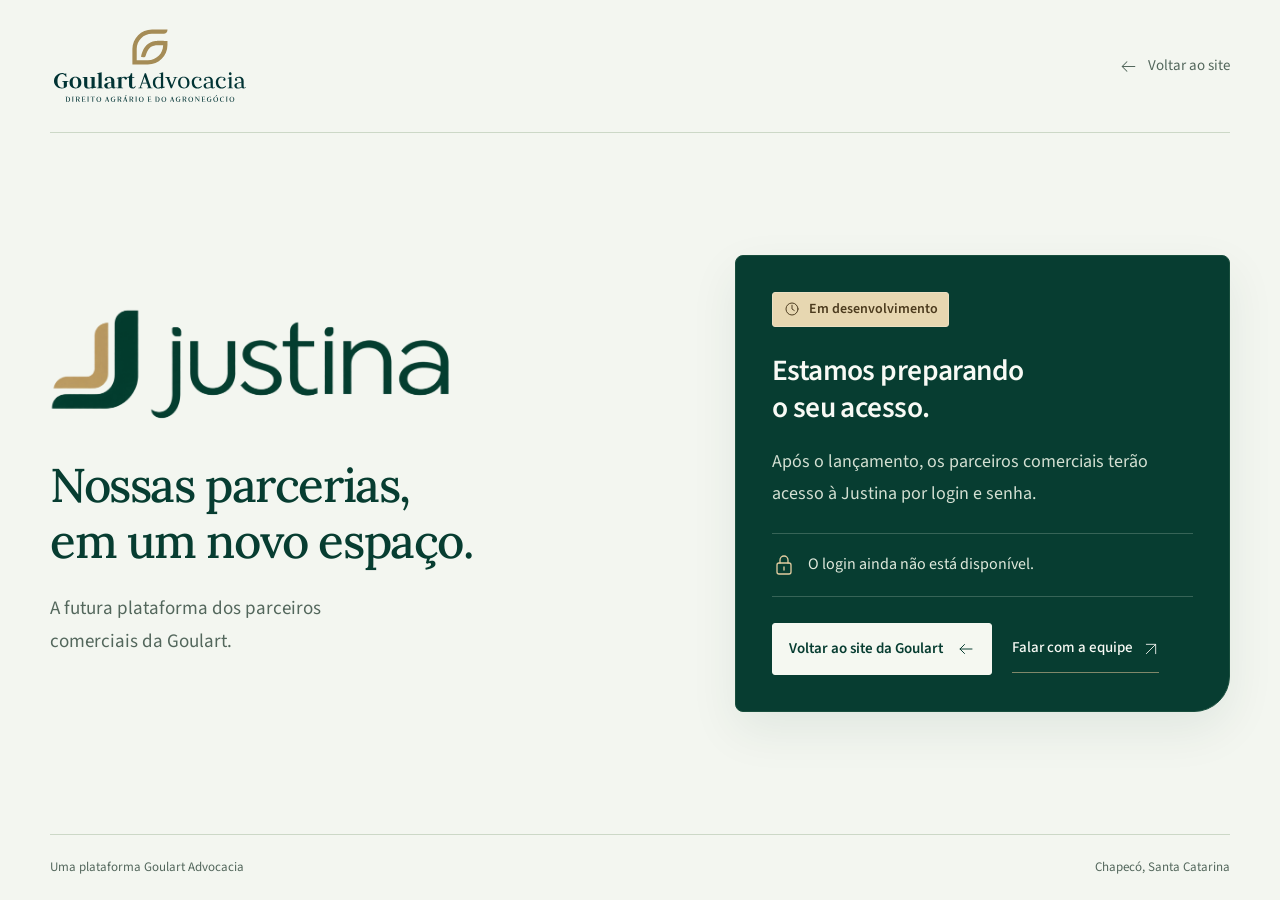
<file: justina.html>
<!doctype html>
<html lang="pt-BR">
<head>
  <meta charset="UTF-8"><meta name="viewport" content="width=device-width, initial-scale=1">
  <meta name="theme-color" content="#f3f6f0">
  <meta name="description" content="Justina, a futura plataforma dos parceiros comerciais da Goulart Advocacia. Conheça o novo espaço, que está em desenvolvimento.">
  <title>Justina | Área de parceiros Goulart</title>
  <link rel="icon" type="image/png" href="assets/justina/icone.png">
  <link rel="preload" href="assets/fonts/lora-500.ttf" as="font" type="font/ttf" crossorigin>
  <link rel="preload" href="assets/fonts/source-sans-3-400.ttf" as="font" type="font/ttf" crossorigin>
  <link rel="stylesheet" href="styles.css?v=20">
</head>
<body class="justina-page">
<a class="skip-link" href="#justina-content">Ir para o conteúdo</a>
<header class="justina-header">
  <a class="justina-goulart" href="index.html" aria-label="Voltar ao site da Goulart Advocacia"><img src="assets/goulart/logo-completa.svg?v=3" alt="" width="346" height="138" decoding="async"></a>
  <a class="justina-back" href="index.html"><svg aria-hidden="true" viewBox="0 0 24 24"><path d="M20 12H4m6-6-6 6 6 6"/></svg>Voltar ao site</a>
</header>
<main class="justina-main" id="justina-content" tabindex="-1">
  <section class="justina-introduction" aria-labelledby="justina-title">
    <div class="justina-logo-viewport justina-logo"><img src="assets/justina/logo.png" alt="Justina" width="1944" height="809" fetchpriority="high" decoding="async"></div>
    <h1 id="justina-title">Nossas parcerias, em um novo espaço.</h1>
    <p>A futura plataforma dos parceiros comerciais da Goulart.</p>
  </section>
  <aside class="justina-notice" aria-labelledby="justina-notice-title">
    <p class="justina-status"><svg aria-hidden="true" viewBox="0 0 24 24"><circle cx="12" cy="12" r="8"/><path d="M12 7v5l3 2"/></svg>Em desenvolvimento</p>
    <h2 id="justina-notice-title">Estamos preparando o seu acesso.</h2>
    <p class="justina-description">Após o lançamento, os parceiros comerciais terão acesso à Justina por login e senha.</p>
    <div class="justina-access-state"><svg aria-hidden="true" viewBox="0 0 24 24"><rect x="5" y="10" width="14" height="11" rx="2"/><path d="M8 10V7a4 4 0 0 1 8 0v3m-4 4v3"/></svg><p>O login ainda não está disponível.</p></div>
    <div class="justina-actions"><a class="justina-return" href="index.html">Voltar ao site da Goulart<svg aria-hidden="true" viewBox="0 0 24 24"><path d="M20 12H4m6-6-6 6 6 6"/></svg></a><a class="justina-support" href="https://wa.me/5549998126093" target="_blank" rel="noopener noreferrer">Falar com a equipe<svg aria-hidden="true" viewBox="0 0 24 24"><path d="M5 19 19 5M5 5h14v14"/></svg></a></div>
  </aside>
</main>
<footer class="justina-footer"><p>Uma plataforma Goulart Advocacia</p><p>Chapecó, Santa Catarina</p></footer>
</body>
</html>
</file>
<file: styles.css>
/* Font files served with the site; licenses in assets/fonts/. */
@font-face { font-family: 'Lora'; font-style: normal; font-weight: 500; font-display: swap; src: url('assets/fonts/lora-500.ttf') format('truetype'); }
@font-face { font-family: 'Source Sans 3'; font-style: normal; font-weight: 400; font-display: swap; src: url('assets/fonts/source-sans-3-400.ttf') format('truetype'); }
@font-face { font-family: 'Source Sans 3'; font-style: normal; font-weight: 500; font-display: swap; src: url('assets/fonts/source-sans-3-500.ttf') format('truetype'); }
@font-face { font-family: 'Source Sans 3'; font-style: normal; font-weight: 600; font-display: swap; src: url('assets/fonts/source-sans-3-600.ttf') format('truetype'); }
@font-face { font-family: 'Source Sans 3'; font-style: normal; font-weight: 700; font-display: swap; src: url('assets/fonts/source-sans-3-700.ttf') format('truetype'); }
/* Goulart — landscape, document, continuity. */
:root {
  --forest: #153c32; --deep: #102e28; --paper: #f3f5f1; --white: #fff;
  --ink: #203e35; --muted: #50645c; --bronze: #d0bb90; --line: #d2ddd4;
  --bronze-ink: #70582f; --on-dark: #f8faf5; --on-dark-muted: #c5d6c8;
  --focus: #255d49;
  --serif: 'Lora', Georgia, serif; --sans: 'Source Sans 3', -apple-system, sans-serif;
  --text-size: 18px; --heading-size: clamp(34px, 3.25vw, 50px);
  --gutter: max(28px, calc((100vw - 1280px)/2));
  --space: clamp(88px, 8vw, 136px);
  --ease: cubic-bezier(.22,.68,0,1.01);
}
* { box-sizing: border-box; }
html { scroll-behavior: smooth; scroll-padding-top: 116px; }
body { margin: 0; background: var(--paper); color: var(--ink); font: var(--text-size)/1.75 var(--sans); -webkit-font-smoothing: antialiased; font-kerning: normal; font-synthesis: none; }
h1,h2,h3,h4,p { margin: 0; }
h1,h2,h3 { font-family: var(--serif); font-weight: 500; text-wrap: balance; }
::selection { background: var(--bronze); color: var(--deep); }
p,dd { text-wrap: pretty; }
a { color: inherit; text-decoration: none; }
button { font: inherit; cursor: pointer; }
a,button,summary { -webkit-tap-highlight-color: transparent; }
a:focus-visible,button:focus-visible,summary:focus-visible { outline: 2px solid var(--focus); outline-offset: 5px; }
.header,.hero { --focus: #e6cf9d; }
svg { width: 24px; height: 24px; fill: none; stroke: currentColor; stroke-width: 1.3; stroke-linecap: round; stroke-linejoin: round; flex-shrink: 0; }
[hidden] { display: none !important; }
.svg-library { position: absolute; width: 0; height: 0; overflow: hidden; }
.sr-only { position: absolute; width: 1px; height: 1px; overflow: hidden; clip: rect(0,0,0,0); white-space: nowrap; }
.skip-link { position: fixed; top: -80px; left: 20px; z-index: 80; padding: 12px 20px; background: #fff; color: var(--ink); }
.skip-link:focus { top: 12px; }
.reading-progress { position: fixed; inset: 0 0 auto; height: 3px; z-index: 60; background: #a0814a; transform: scaleX(var(--page-progress,0)); transform-origin: left; pointer-events: none; }
/* Navigation is a fixed, transparent layer that becomes mineral on scroll. */
.header { --nav-hover: #ffffff14; --nav-rule: #ffffff30; --nav-active: #e3cfaa; position: fixed; inset: 0 0 auto; z-index: 50; isolation: isolate; padding: 24px var(--gutter) 0; color: var(--on-dark); transition: background .25s,padding .25s,box-shadow .25s; }
.header-shell { position: relative; display: flex; align-items: center; justify-content: space-between; gap: 28px; min-height: 58px; padding-bottom: 22px; border-bottom: 1px solid var(--nav-rule); }
.header.is-scrolled { --focus: #255d49; --nav-hover: #e4ecdf; --nav-rule: #cad6c5; --nav-active: #153c32; padding: 14px var(--gutter); background: #f4f6f2f5; color: var(--ink); box-shadow: 0 4px 24px #102e2812; backdrop-filter: blur(16px); -webkit-backdrop-filter: blur(16px); }
.header.is-scrolled .header-shell { min-height: 54px; padding-bottom: 0; border-color: transparent; }
.header nav { display: flex; align-items: center; gap: 8px; }
.nav-services { position: relative; }
.nav-disclosure,.nav-link { position: relative; display: inline-flex; align-items: center; justify-content: space-between; gap: 10px; min-height: 48px; padding: 12px 14px; border: 0; border-radius: 4px; background: transparent; color: inherit; font: 500 16px/1.5 var(--sans); white-space: nowrap; transition: background .2s,color .2s; }
.nav-disclosure>svg { width: 17px; height: 17px; transition: transform .2s; }
.nav-disclosure[aria-expanded=true]>svg { transform: rotate(180deg); }
.nav-disclosure:hover,.nav-link:hover,.nav-disclosure[aria-expanded=true] { background: var(--nav-hover); }
.nav-disclosure.is-current,.nav-link.is-current { color: var(--nav-active); }
.nav-disclosure.is-current:after,.nav-link.is-current:after { content: ''; position: absolute; left: 14px; right: 14px; bottom: 5px; height: 2px; background: currentColor; }
.nav-practice { --focus: #255d49; position: absolute; top: calc(100% + 18px); left: 0; width: 640px; padding: 26px; border: 1px solid #d2ddd4; border-radius: 8px; background: #f8faf6; color: var(--ink); box-shadow: 0 24px 64px #102e2833; }
.nav-practice-intro { margin-bottom: 16px; color: var(--muted); font-size: 15px; font-weight: 500; }
.nav-practice-links { display: grid; grid-template-columns: repeat(2,minmax(0,1fr)); gap: 8px; }
.nav-practice-links>a { display: flex; align-items: center; gap: 14px; min-width: 0; min-height: 88px; padding: 16px 12px; border-radius: 4px; transition: background .2s; }
.nav-practice-links>a:hover { background: #e5edde; }
.nav-practice-links>a>svg { width: 25px; height: 25px; color: #4e6b43; }
.nav-practice-links>a>span { min-width: 0; }
.nav-practice-links strong { display: block; font-size: 18px; font-weight: 600; line-height: 1.4; }
.nav-practice-links small { display: block; margin-top: 4px; color: var(--muted); font-size: 14px; line-height: 1.5; }
.nav-practice-all { display: flex; align-items: center; justify-content: space-between; gap: 20px; min-height: 54px; margin-top: 16px; padding: 18px 12px 0; border-top: 1px solid var(--line); color: var(--ink); font-size: 15px; font-weight: 600; line-height: 1.5; }
.nav-practice-all>svg { width: 18px; height: 18px; }
.nav-fallback,.menu-toggle { display: none; }
.nav-backdrop { position: fixed; z-index: -1; inset: 0; width: 100%; height: 100%; padding: 0; border: 0; background: #102e287a; cursor: default; backdrop-filter: blur(3px); -webkit-backdrop-filter: blur(3px); }
/* A single panorama keeps the producer and the land in the same composition. */
.hero { position: relative; display: flex; flex-direction: column; min-height: 880px; min-height: clamp(840px,100svh,1000px); isolation: isolate; overflow: hidden; background: var(--deep); color: var(--on-dark); }
.hero-landscape { position: absolute; z-index: 0; inset: 0; overflow: hidden; background: var(--deep); }
.hero-rural-image { display: block; width: 100%; height: 100%; object-fit: cover; object-position: 78% 52%; animation: hero-landscape-in 1.8s var(--ease) both; }
.hero-landscape:after { content: ''; position: absolute; inset: 0; background: linear-gradient(90deg,#102e28 0%,#102e28ed 30%,#102e28c7 48%,#102e2852 68%,#102e2814 100%),linear-gradient(0deg,#102e28c9 0%,transparent 28%,transparent 74%,#102e28eb 100%); pointer-events: none; }
.hero-content { position: relative; z-index: 1; display: flex; flex: 1; flex-direction: column; justify-content: center; align-items: flex-start; width: min(780px,calc(100% - var(--gutter)*2)); margin-left: var(--gutter); padding: 184px 0 76px; }
.hero-kicker { margin-bottom: 26px; color: #e3cfaa; font-size: 16px; font-weight: 500; line-height: 1.5; animation: hero-copy-in .7s .05s both; }
.hero h1 { max-width: none; font-size: clamp(56px,6.05vw,92px); line-height: 1.13; letter-spacing: -.035em; text-wrap: initial; }
.title-line { display: block; overflow: hidden; padding-bottom: .14em; margin-bottom: -.14em; }
.title-line>span { display: block; white-space: nowrap; animation: hero-title-in 1.05s var(--ease) both; }
.title-line:nth-child(2)>span { animation-delay: .14s; }
.title-line:nth-child(3)>span { animation-delay: .28s; }
.hero-lead { max-width: 49ch; margin-top: 28px; color: #d4e0d5; font-size: 20px; line-height: 1.75; animation: hero-copy-in .8s .35s both; }
.hero-actions { display: flex; flex-wrap: wrap; align-items: center; gap: 20px 28px; margin-top: 32px; animation: hero-copy-in .8s .45s both; }
.hero-primary,.hero-secondary { display: inline-flex; align-items: center; justify-content: center; gap: 22px; min-height: 62px; font-size: 17px; font-weight: 600; line-height: 1.5; }
.hero-primary { padding: 16px 24px; border: 1px solid var(--bronze); border-radius: 3px; background: var(--bronze); color: var(--deep); transition: background .25s,border-color .25s; }
.hero-primary>svg { width: 20px; height: 20px; transition: transform .25s; }
.hero-primary:hover { border-color: #e3d0aa; background: #e3d0aa; }
.hero-primary:hover>svg { transform: translate(3px,-3px); }
.hero-secondary { gap: 10px; padding: 14px 0 10px; border-bottom: 1px solid #e3cfaa99; color: var(--on-dark); font-size: 16px; font-weight: 500; }
.hero-secondary>svg { width: 17px; height: 17px; transition: transform .25s; }
.hero-secondary:hover>svg { transform: translate(3px,-3px); }
.hero-primary:focus-visible { outline-color: var(--on-dark); }
.hero-footer { position: relative; z-index: 1; display: flex; align-items: center; justify-content: space-between; gap: 28px; margin: 0 var(--gutter); padding: 24px 0; border-top: 1px solid #ffffff38; animation: hero-copy-in .8s .6s both; }
.hero-location { display: flex; align-items: center; gap: 10px; color: #d4e0d5; font-size: 15px; line-height: 1.5; }
.hero-location>svg { width: 20px; height: 20px; color: #e3cfaa; }
.hero-explore { display: inline-flex; align-items: center; justify-content: center; gap: 16px; min-height: 44px; color: var(--on-dark); font-size: 14px; line-height: 1.5; }
.hero-explore>svg { width: 24px; height: 24px; transition: transform .25s; }
.hero-explore:hover>svg { transform: translateY(4px); }
@keyframes hero-title-in { from { transform: translateY(115%); } to { transform: translateY(0); } }
@keyframes hero-copy-in { from { opacity: 0; transform: translateY(12px); } to { opacity: 1; transform: translateY(0); } }
@keyframes hero-landscape-in { from { opacity: .3; transform: scale(1.055); } to { opacity: 1; transform: scale(1); } }
/* Content: service workspace, office and contact. */
.section { padding: var(--space) var(--gutter); }
.section h2 { font-size: clamp(38px,4.2vw,60px); line-height: 1.16; letter-spacing: -.035em; max-width: 22ch; }
.section-label { display: flex; align-items: center; gap: 12px; margin-bottom: 26px; color: var(--muted); font-size: 15px; font-weight: 600; line-height: 1.5; }
.section-label:before { content: ''; width: 24px; height: 2px; flex-shrink: 0; background: #92723e; }
.practice { background: #f4f6f2; }
.practice-heading,.office-heading { display: grid; grid-template-columns: 1.12fr .88fr; align-items: start; gap: clamp(48px,7vw,104px); margin-bottom: 56px; }
.practice-heading>div,.office-heading>div { min-width: 0; }
.practice-heading h2 { max-width: 18ch; }
.practice-summary { padding-top: 48px; color: var(--muted); }
.practice-summary>p:first-child { color: var(--ink); font-size: 21px; line-height: 1.65; max-width: 39ch; }
.practice-summary>p+p { margin-top: 18px; max-width: 43ch; font-size: 17px; line-height: 1.75; }
.practice-dossier { background: var(--white); border: 1px solid #cbd7ca; border-radius: 6px; box-shadow: 0 24px 72px #203e350c; }
.practice-navigation { display: grid; grid-template-columns: repeat(4,minmax(0,1fr)); background: #e6ede3; border-bottom: 1px solid #cbd7ca; border-radius: 5px 5px 0 0; }
.practice-option { position: relative; display: grid; grid-template-columns: 25px minmax(0,1fr) 16px; align-items: center; gap: 15px; width: 100%; min-height: 114px; padding: 26px 24px; border: 0; background: transparent; color: var(--ink); text-align: left; transition: background .25s,color .25s; }
.practice-option:first-child { border-radius: 5px 0 0; }
.practice-option:last-child { border-radius: 0 5px 0 0; }
.practice-option+.practice-option { border-left: 1px solid #cbd7ca; }
.practice-option>span { min-width: 0; }
.practice-option>svg { width: 25px; height: 25px; stroke-width: 1.45; }
.practice-option strong { display: block; font-size: 20px; font-weight: 600; line-height: 1.3; letter-spacing: -.015em; }
.practice-option small { display: block; margin-top: 7px; color: var(--muted); font-size: 14px; line-height: 1.5; }
.practice-option .practice-option-arrow { width: 16px; height: 16px; opacity: .45; transition: transform .25s,opacity .25s; }
.practice-option:after { content: ''; position: absolute; inset: auto 24px 0; height: 3px; background: var(--bronze); transform: scaleX(0); transform-origin: left; transition: transform .3s var(--ease); }
.practice-option.is-active { background: var(--forest); color: var(--on-dark); }
.practice-option.is-active small { color: var(--on-dark-muted); }
.practice-option.is-active:after { transform: scaleX(1); }
.practice-option:hover:not(.is-active) { background: #f6f8f3; }
.practice-option:hover .practice-option-arrow,.practice-option.is-active .practice-option-arrow { opacity: 1; transform: translate(2px,-2px); }
.practice-option:focus-visible { z-index: 2; outline-offset: -6px; }
.practice-option.is-active:focus-visible { outline-color: var(--bronze); }
.practice-workspace { display: grid; grid-template-columns: .35fr .65fr; align-items: stretch; }
.practice-visual { position: relative; min-width: 0; margin: 0; min-height: 620px; overflow: hidden; isolation: isolate; border-radius: 0 0 0 5px; background: var(--deep); }
.practice-visual img { display: block; position: absolute; inset: 0; width: 100%; height: 100%; object-fit: cover; object-position: 43% center; }
.practice-visual:after { content: ''; position: absolute; z-index: 1; inset: 0; background: linear-gradient(180deg,transparent 35%,#102e2814 52%,#102e28ed 100%); pointer-events: none; }
.practice-visual figcaption { position: absolute; z-index: 2; left: 36px; right: 36px; bottom: 40px; color: var(--on-dark); }
.practice-visual figcaption>span { display: block; color: #e3d2b0; font-size: 14px; line-height: 1.6; margin-bottom: 16px; }
.practice-visual figcaption>p { font: 500 clamp(28px,2.5vw,36px)/1.25 var(--serif); letter-spacing: -.025em; max-width: 14ch; text-wrap: balance; }
.service-stage { position: relative; display: grid; min-width: 0; min-height: 800px; }
.service-panel { min-width: 0; grid-area: 1/1; }
.service-body { display: flex; flex-direction: column; height: 100%; padding: clamp(32px,3.4vw,48px); }
.service-tag { margin-bottom: 14px; color: var(--bronze-ink); font-size: 15px; font-weight: 600; line-height: 1.5; }
.service-body h3 { max-width: 28ch; font: 600 clamp(29px,2.6vw,38px)/1.18 var(--sans); letter-spacing: -.025em; text-wrap: balance; }
.service-intro { margin-top: 22px; color: var(--muted); font-size: 18px; line-height: 1.7; max-width: 68ch; }
.service-actions { margin: 26px 0 0; }
.service-actions>div { display: grid; grid-template-columns: minmax(135px,.34fr) minmax(0,.66fr); align-items: baseline; gap: 24px; padding: 18px 0; border-top: 1px solid var(--line); }
.service-actions dt { font-size: 17px; font-weight: 600; line-height: 1.5; letter-spacing: -.01em; }
.service-actions dd { margin: 0; color: var(--muted); font-size: 17px; line-height: 1.65; }
.service-example { display: flex; gap: 16px; align-items: start; margin-top: 18px; margin-bottom: 28px; padding: 22px 24px; background: #eef3eb; border-radius: 3px; }
.service-example>svg { width: 25px; height: 25px; margin-top: 2px; color: #59724d; }
.service-example>div { min-width: 0; }
.service-example h4 { font: 600 15px/1.5 var(--sans); color: var(--ink); }
.service-example p { margin-top: 7px; color: var(--muted); font-size: 16px; line-height: 1.65; }
.service-contact { display: inline-flex; align-items: center; justify-content: space-between; gap: 20px; width: 100%; min-height: 56px; margin-top: auto; padding: 14px 0 0; border-top: 1px solid var(--line); color: var(--ink); font-size: 17px; font-weight: 600; line-height: 1.5; }
.service-contact>svg { width: 36px; height: 36px; padding: 8px; border: 1px solid #a7b8a7; border-radius: 50%; transition: background .25s,color .25s,transform .25s; }
.service-contact:hover>svg { background: var(--forest); color: var(--on-dark); transform: translate(2px,-2px); }
.office { --focus: #e6cf9d; background: var(--forest); color: var(--on-dark); }
.office .section-label { color: #d5dfd2; }
.office .section-label:before { background: var(--bronze); }
.office-heading { margin-bottom: 64px; }
.office-identity h2 { max-width: 20ch; }
.office-seal { display: block; width: clamp(112px,10vw,144px); height: auto; margin-top: 36px; }
.office-introduction { padding-top: 48px; }
.office-introduction>p { color: var(--on-dark-muted); font-size: 18px; line-height: 1.8; max-width: 47ch; }
.office-introduction>p:first-child { color: var(--on-dark); font-size: 20px; line-height: 1.65; }
.office-introduction>p+p { margin-top: 20px; }
.office-profile { display: inline-flex; align-items: center; justify-content: space-between; gap: 24px; min-height: 48px; max-width: 100%; margin-top: 20px; padding: 10px 0; border-bottom: 1px solid #d0bb9070; color: #e5d4b2; font-size: 16px; line-height: 1.6; }
.office-profile svg { width: 18px; height: 18px; }
.office-process { --focus: #255d49; padding: 40px 44px 44px; border-radius: 5px; background: #edf2e9; color: var(--ink); scroll-margin-top: 32px; }
.process-heading { display: flex; justify-content: space-between; align-items: baseline; gap: 32px; padding-bottom: 30px; border-bottom: 1px solid #c8d5c4; }
.process-heading>p { flex-shrink: 0; color: var(--bronze-ink); font-size: 15px; font-weight: 600; }
.process-heading>h3 { font: 600 27px/1.3 var(--sans); letter-spacing: -.02em; }
.steps { position: relative; margin-top: 36px; --journey: 0; }
.process-list { position: relative; display: grid; grid-template-columns: repeat(3,minmax(0,1fr)); gap: 40px; margin: 0; padding: 0; list-style: none; }
.process-list>li { min-width: 0; padding: 0; }
.process-list>li:first-child { padding-left: 0; }
.process-list>li:last-child { padding-right: 0; }
.step-number { position: relative; z-index: 1; display: block; width: 54px; margin-bottom: 24px; background: #edf2e9; color: var(--bronze-ink); font: 500 30px/1.25 var(--serif); font-variant-numeric: lining-nums tabular-nums; }
.process-list h4 { font: 600 23px/1.3 var(--sans); letter-spacing: -.015em; }
.process-list p { margin-top: 14px; color: var(--muted); font-size: 17px; line-height: 1.75; }
.steps-track { position: absolute; top: 19px; left: 0; right: calc((100% - 80px) / 3 - 54px); height: 1px; background: #bdcdba; }
.steps-track>span { display: block; width: 100%; height: 100%; background: #92723e; transform: scaleX(var(--journey)); transform-origin: left; }
.contact { display: grid; grid-template-columns: 1fr 1fr; align-items: start; gap: clamp(56px,7vw,104px); background: #f4f6f2; }
.contact-invitation { min-width: 0; padding-top: 8px; }
.contact h2 { max-width: 17ch; }
.contact-invitation>p:not(.section-label):not(.selected-subject) { max-width: 45ch; margin-top: 28px; color: var(--muted); font-size: 18px; line-height: 1.8; }
.selected-subject { margin-top: 24px; padding: 14px 18px; border-left: 3px solid #92723e; background: #e7eddf; color: var(--bronze-ink); font-size: 16px; line-height: 1.65; }
.contact-button { display: flex; align-items: center; justify-content: space-between; gap: 24px; width: min(100%,440px); min-height: 92px; margin-top: 30px; padding: 20px 22px 20px 26px; background: var(--forest); color: var(--on-dark); border-radius: 3px; transition: background .25s; }
.contact-button>span:first-child { min-width: 0; font-size: 20px; font-weight: 600; line-height: 1.35; }
.contact-button small { display: block; margin-top: 5px; color: var(--on-dark-muted); font-size: 14px; font-weight: 400; line-height: 1.5; }
.contact-button-icon { display: grid; place-items: center; flex-shrink: 0; width: 44px; height: 44px; background: #ffffff12; border: 1px solid #ffffff50; border-radius: 50%; transition: background .25s,color .25s; }
.contact-button-icon>svg { width: 21px; height: 21px; transition: transform .25s; }
.contact-button:hover { background: var(--deep); }
.contact-button:hover .contact-button-icon { background: var(--bronze); color: var(--deep); }
.contact-button:hover svg { transform: translate(2px,-2px); }
.contact-information { min-width: 0; padding: 36px 40px; border: 1px solid #d0ddcc; border-radius: 5px; background: #e7eee2; }
.contact-location { display: flex; align-items: start; gap: 20px; }
.location-icon { display: grid; place-items: center; flex-shrink: 0; width: 48px; height: 48px; border: 1px solid #b0c1a8; border-radius: 50%; }
.location-icon>svg { width: 25px; height: 25px; }
.contact-location>div { min-width: 0; }
.contact-location h3 { margin-bottom: 16px; font: 600 23px/1.3 var(--sans); letter-spacing: -.02em; }
.contact-location address { font-size: 17px; font-style: normal; line-height: 1.75; }
.contact-location p { max-width: 34ch; margin-top: 14px; color: var(--muted); font-size: 15px; line-height: 1.7; }
.contact-documents { margin-top: 32px; border-top: 1px solid #bdcdb7; }
.contact-documents summary { display: flex; align-items: center; justify-content: space-between; gap: 20px; min-height: 72px; padding: 22px 0; cursor: pointer; list-style: none; font-size: 17px; font-weight: 600; line-height: 1.5; }
.contact-documents summary::-webkit-details-marker { display: none; }
.contact-documents summary>span { display: grid; place-items: center; width: 28px; height: 28px; flex-shrink: 0; border: 1px solid #9db194; border-radius: 50%; font-size: 20px; font-weight: 400; line-height: 1; transition: transform .25s,background .25s; }
.contact-documents[open] summary>span { transform: rotate(45deg); background: #d5e1cc; }
.details-content { color: var(--muted); font-size: 16px; line-height: 1.75; }
.details-content ul { padding-left: 19px; margin: 16px 0; }
.details-content li+li { margin-top: 7px; }

@media (max-width: 1100px) {
.practice-heading,.office-heading { gap: 48px; }
.practice-option { padding: 24px 20px; grid-template-columns: 24px minmax(0,1fr); gap: 12px; }
.practice-option .practice-option-arrow { display: none; }
.practice-option strong { font-size: 19px; }
.practice-option small { font-size: 13px; }
.practice-workspace { grid-template-columns: .32fr .68fr; }
.practice-visual figcaption { left: 26px; right: 26px; bottom: 32px; }
.service-body { padding: 34px; }
.service-actions>div { grid-template-columns: minmax(130px,.35fr) minmax(0,.65fr); gap: 20px; }
.service-intro { font-size: 17px; }
.service-example { padding: 20px; }
.office-process { padding: 32px; }
.process-list { gap: 28px; }
.steps-track { right: calc((100% - 56px) / 3 - 54px); }
.process-list h4 { font-size: 21px; }
.contact { gap: 48px; }
.contact-information { padding: 30px; }
.contact-location { gap: 14px; }
.location-icon { width: 36px; height: 36px; }
.location-icon>svg { width: 22px; height: 22px; }
.contact-location h3 { font-size: 22px; }
.contact-button { padding-left: 22px; gap: 18px; }}
@media (min-width: 761px) and (max-width: 960px) {
.practice-navigation { grid-template-columns: repeat(2,minmax(0,1fr)); }
.practice-option { min-height: 98px; }
.practice-option:nth-child(3) { border-left: 0; }
.practice-option:nth-child(n+3) { border-top: 1px solid #cbd7ca; }
.practice-option:first-child { border-radius: 5px 0 0; }
.practice-option:nth-child(2) { border-radius: 0 5px 0 0; }
.practice-option:last-child { border-radius: 0; }
.practice-workspace { grid-template-columns: .3fr .7fr; }
.practice-visual figcaption { left: 22px; right: 22px; }
.practice-visual figcaption>p { font-size: 27px; }
.service-body { padding: 30px; }
.service-actions>div { grid-template-columns: 1fr; gap: 7px; padding: 17px 0; }
.service-example>svg { display: none; }
.practice-summary,.office-introduction { padding-top: 44px; }
.practice-summary>p:first-child,.office-introduction>p:first-child { font-size: 19px; }
.office-introduction>p { font-size: 17px; }
.process-heading>h3 { font-size: 24px; }
.process-list { gap: 24px; }
.steps-track { right: calc((100% - 48px) / 3 - 54px); }
.process-list p { font-size: 16px; }
.contact-location { display: block; }
.location-icon { margin-bottom: 20px; }
.contact-information { padding: 28px; }
.contact-documents summary { font-size: 16px; gap: 12px; }}
@media (max-width: 760px) {
:root { --gutter: 24px; --space: 76px; --text-size: 17px; --heading-size: clamp(30px,7.7vw,40px); }
html { scroll-padding-top: 104px; }
.section h2 { font-size: clamp(34px,8.7vw,48px); line-height: 1.18; letter-spacing: -.03em; }
.section-label { margin-bottom: 22px; font-size: 14px; }
.practice-heading,.office-heading { grid-template-columns: 1fr; gap: 26px; margin-bottom: 34px; }
.practice-heading h2 { max-width: 19ch; }
.practice-summary,.office-introduction { padding-top: 0; }
.practice-summary>p:first-child { font-size: 19px; line-height: 1.7; max-width: 45ch; }
.practice-summary>p+p { margin-top: 14px; font-size: 17px; }
.practice-navigation { grid-template-columns: repeat(2,minmax(0,1fr)); }
.practice-option { min-height: 96px; padding: 20px 18px; gap: 12px; grid-template-columns: 22px minmax(0,1fr); }
.practice-option>svg { width: 22px; height: 22px; }
.practice-option strong { font-size: 18px; }
.practice-option small { font-size: 13px; margin-top: 6px; }
.practice-option .practice-option-arrow { display: none; }
.practice-option:nth-child(3) { border-left: 0; }
.practice-option:nth-child(n+3) { border-top: 1px solid #cbd7ca; }
.practice-option:first-child { border-radius: 5px 0 0; }
.practice-option:nth-child(2) { border-radius: 0 5px 0 0; }
.practice-option:last-child { border-radius: 0; }
.practice-option:after { left: 18px; right: 18px; }
.practice-workspace { grid-template-columns: 1fr; }
.service-stage { grid-row: 1; min-height: 0; }
.service-body { padding: 30px; }
.service-tag { font-size: 14px; margin-bottom: 12px; }
.service-body h3 { font-size: clamp(28px,6.5vw,34px); line-height: 1.2; }
.service-intro { margin-top: 22px; font-size: 17px; line-height: 1.75; }
.service-actions { margin-top: 26px; }
.service-actions>div { grid-template-columns: minmax(135px,.35fr) minmax(0,.65fr); gap: 22px; padding: 20px 0; }
.service-actions dt,.service-actions dd { font-size: 17px; }
.service-example { gap: 14px; padding: 20px; margin: 16px 0 24px; }
.service-example>svg { width: 22px; height: 22px; }
.service-contact { font-size: 16px; }
.practice-visual { grid-row: 2; height: 220px; min-height: 0; border-radius: 0 0 5px 5px; }
.practice-visual img { object-position: center 54%; }
.practice-visual:after { background: linear-gradient(90deg,#102e28d9,transparent 95%); }
.practice-visual figcaption { left: 28px; right: 28px; bottom: 28px; }
.practice-visual figcaption>span { font-size: 13px; margin-bottom: 12px; }
.practice-visual figcaption>p { font-size: 26px; max-width: 15ch; }
.office-introduction>p { font-size: 17px; max-width: 48ch; }
.office-introduction>p:first-child { font-size: 19px; }
.office-profile { font-size: 15px; }
.office-process { padding: 28px; }
.process-heading { display: block; padding-bottom: 24px; }
.process-heading>p { font-size: 14px; margin-bottom: 12px; }
.process-heading>h3 { font-size: 26px; max-width: 23ch; }
.steps { margin-top: 28px; }
.process-list { grid-template-columns: 1fr; gap: 0; }
.process-list>li { display: grid; grid-template-columns: 42px minmax(0,1fr); gap: 20px; padding: 0 0 26px; }
.process-list>li+li { padding-top: 26px; border-top: 1px solid #c8d5c4; }
.process-list>li:last-child { padding-bottom: 0; }
.step-number { width: 42px; margin-bottom: 0; padding-bottom: 12px; font-size: 28px; }
.process-list h4 { font-size: 22px; }
.process-list p { margin-top: 12px; font-size: 17px; }
.steps-track { top: 18px; bottom: 80px; left: 15px; right: auto; width: 1px; height: auto; }
.steps-track>span { transform: scaleY(var(--journey)); transform-origin: top; }
.contact { grid-template-columns: 1fr; gap: 36px; }
.contact-invitation { padding-top: 0; }
.contact h2 { max-width: 19ch; }
.contact-invitation>p:not(.section-label):not(.selected-subject) { font-size: 17px; line-height: 1.8; margin-top: 24px; }
.contact-button { width: min(100%,440px); min-height: 86px; margin-top: 26px; padding: 18px 22px; }
.contact-button>span:first-child { font-size: 19px; }
.contact-information { padding: 30px; }
.contact-location { display: flex; gap: 18px; }
.location-icon { width: 42px; height: 42px; }
.contact-location h3 { font-size: 23px; }
.contact-location address { font-size: 17px; }
.contact-documents { margin-top: 28px; }}
@media (max-width: 520px) {
.practice-option { display: block; min-height: 82px; padding: 18px 16px; }
.practice-option>svg,.practice-option small { display: none; }
.practice-option strong { font-size: 17px; line-height: 1.45; }
.practice-option:after { left: 16px; right: 16px; }
.service-body { padding: 28px 24px; }
.service-actions>div { grid-template-columns: 1fr; gap: 8px; padding: 20px 0; }
.service-example { display: block; padding: 20px; }
.service-example>svg { display: none; }
.service-example h4 { font-size: 15px; }
.service-contact>svg { width: 32px; height: 32px; padding: 7px; }
.practice-visual { height: 210px; }
.practice-visual figcaption { left: 24px; right: 24px; }
.office-process { padding: 26px 24px; }
.process-list>li { grid-template-columns: 34px minmax(0,1fr); gap: 16px; }
.step-number { width: 34px; font-size: 26px; }
.process-list h4 { font-size: 21px; }
.steps-track { left: 13px; }
.contact-information { padding: 26px 24px; }
.contact-location { display: block; }
.location-icon { margin-bottom: 20px; }
.contact-location h3 { font-size: 23px; }
.contact-documents summary { gap: 12px; font-size: 17px; }
.contact-button { gap: 14px; padding: 18px 20px; }
.contact-button small { font-size: 13px; }
.contact-button-icon { width: 38px; height: 38px; }}
@media (max-width: 370px) {
:root { --gutter: 20px; }
.practice-option strong { font-size: 16px; }
.service-body { padding: 26px 20px; }
.service-body h3 { font-size: 27px; }
.service-example { padding: 18px; }
.service-contact { font-size: 15px; gap: 12px; }
.office-process,.contact-information { padding: 26px 20px; }
.process-list>li { grid-template-columns: 30px minmax(0,1fr); gap: 12px; }
.step-number { width: 30px; }
.process-list h4 { font-size: 20px; }
.process-heading>h3 { font-size: 25px; }
.contact-button { padding: 18px; }
.contact-button>span:first-child { font-size: 18px; }}
@media (prefers-reduced-motion: reduce) {
html { scroll-behavior: auto; }
*,*:before,*:after { animation: none !important; transition: none !important; }
.steps-track>span { transform: none; }}

/* The navigation becomes a disclosure at the width its labels need. */
@media (min-width: 1024px) and (max-width: 1150px) {
  .header-shell { gap: 20px; }
  .header nav { gap: 0; }
  .nav-disclosure,.nav-link { padding: 12px 10px; font-size: 15px; }
  .nav-practice { width: 600px; }
}
@media (max-width: 1023px) {
  .header { padding: 18px var(--gutter) 0; }
  .header-shell { min-height: 52px; padding-bottom: 18px; gap: 16px; }
  .header.is-scrolled { padding: 14px var(--gutter); }
  .header.is-scrolled .header-shell { min-height: 48px; }
  .menu-toggle { display: inline-flex; align-items: center; justify-content: center; gap: 12px; min-width: 100px; min-height: 46px; padding: 12px 14px; border: 1px solid var(--nav-rule); border-radius: 3px; background: transparent; color: inherit; font-size: 14px; font-weight: 500; line-height: 1.4; }
  .menu-icon { position: relative; display: block; width: 20px; height: 18px; }
  .menu-icon>i { position: absolute; display: block; width: 20px; height: 1px; left: 0; top: 5px; background: currentColor; transition: transform .25s; }
  .menu-icon>i+i { top: 12px; }
  .menu-toggle[aria-expanded=true] .menu-icon>i:first-child { transform: translateY(3.5px) rotate(45deg); }
  .menu-toggle[aria-expanded=true] .menu-icon>i:last-child { transform: translateY(-3.5px) rotate(-45deg); }
  .header.is-menu-open { --focus: #e6cf9d; --nav-rule: #ffffff40; background: var(--deep); color: var(--on-dark); box-shadow: none; }
  .header nav { --focus: #255d49; position: absolute; z-index: 2; top: 100%; left: calc(-1*var(--gutter)); right: calc(-1*var(--gutter)); display: none; flex-direction: column; align-items: stretch; gap: 0; max-height: 80vh; max-height: calc(100dvh - 100px); padding: 16px var(--gutter) 26px; overflow-y: auto; overscroll-behavior: contain; background: #f4f6f2; color: var(--ink); box-shadow: 0 28px 44px #102e2826; }
  .header.is-scrolled nav { top: calc(100% + 14px); }
  .header nav.is-open { display: flex; }
  .nav-services { width: 100%; }
  .nav-disclosure,.nav-link { display: flex; width: 100%; min-height: 62px; padding: 18px 0; border-radius: 0; font-size: 21px; line-height: 1.35; }
  .nav-link { border-top: 1px solid #d2ddd4; }
  .nav-disclosure:hover,.nav-link:hover,.nav-disclosure[aria-expanded=true] { background: transparent; color: var(--forest); }
  .nav-disclosure>svg { width: 20px; height: 20px; }
  .nav-disclosure.is-current,.nav-link.is-current { color: var(--forest); }
  .nav-disclosure.is-current:after,.nav-link.is-current:after { left: 0; right: auto; width: 30px; bottom: 8px; }
  .nav-practice { position: static; width: 100%; padding: 12px; margin: 0 0 18px; border-color: #cedbc7; border-radius: 5px; background: #e7eee2; box-shadow: none; }
  .nav-practice-intro { display: none; }
  .nav-practice-links>a { min-height: 76px; padding: 14px 12px; gap: 12px; }
  .nav-practice-links>a:hover { background: #d7e4ce; }
  .nav-practice-links strong { font-size: 18px; }
  .nav-practice-links small { font-size: 14px; }
  .nav-practice-all { margin-top: 10px; padding: 16px 12px 4px; font-size: 15px; }
  .hero-content { padding-top: 166px; padding-bottom: 68px; }
  .hero h1 { font-size: clamp(56px,7.7vw,76px); }
  .hero-lead { max-width: 46ch; font-size: 19px; }
}
@media (max-width: 760px) {
  .header-shell { min-height: 48px; padding-bottom: 16px; }
  .header.is-scrolled { padding: 12px var(--gutter); }
  .header nav { top: 100%; max-height: calc(100dvh - 88px); }
  .header.is-scrolled nav { top: calc(100% + 12px); }
  .hero { min-height: 0; }
  .hero-landscape { inset: auto 0 0; height: 46%; }
  .hero-rural-image { object-position: 86% center; }
  .hero-landscape:after { background: linear-gradient(180deg,#102e28 0%,#102e28a8 22%,#102e2800 56%),linear-gradient(0deg,#102e28f2 0%,#102e2829 40%,transparent 65%); }
  .hero-content { width: calc(100% - var(--gutter)*2); margin: 0 var(--gutter); padding: 154px 0 300px; }
  .hero-kicker { margin-bottom: 24px; font-size: 14px; }
  .hero h1 { font-size: clamp(36px,11.2vw,68px); line-height: 1.16; letter-spacing: -.035em; }
  .hero-lead { max-width: 47ch; margin-top: 24px; font-size: 18px; line-height: 1.75; }
  .hero-actions { gap: 16px; margin-top: 26px; }
  .hero-primary { min-height: 58px; padding: 15px 16px; gap: 14px; font-size: 15px; }
  .hero-primary>svg { width: 18px; height: 18px; }
  .hero-secondary { min-height: 54px; gap: 8px; font-size: 15px; }
  .hero-secondary>svg { width: 16px; height: 16px; }
  .hero-footer { gap: 16px; padding: 18px 0; }
  .hero-location { gap: 8px; font-size: 13px; }
  .hero-location>svg { width: 18px; height: 18px; }
  .hero-explore { width: 44px; height: 44px; flex-shrink: 0; border: 1px solid #ffffff50; border-radius: 50%; }
  .hero-explore>span { position: absolute; width: 1px; height: 1px; overflow: hidden; clip: rect(0,0,0,0); white-space: nowrap; }
  .hero-explore>svg { width: 20px; height: 20px; }
}
@media (max-width: 599px) {
  .nav-practice-links { grid-template-columns: 1fr; gap: 0; }
  .nav-practice-links>a { min-height: 74px; }
  .nav-practice-links>a+a { border-top: 1px solid #cbd8c3; border-radius: 0; }
}
@media (max-width: 370px) {
  .menu-toggle { min-width: 94px; padding: 11px 12px; gap: 10px; }
  .hero-kicker { font-size: 13px; }
  .hero-lead { font-size: 17px; }
  .hero-content { padding-top: 148px; padding-bottom: 280px; }
}
@media (min-width: 1800px) {
  .hero-content { width: 800px; padding-top: 190px; padding-bottom: 90px; }
  .hero-rural-image { object-position: center 52%; }
}
@media (prefers-reduced-motion: reduce) {
  .hero-rural-image,.title-line>span,.hero-kicker,.hero-lead,.hero-actions,.hero-footer { animation: none; }
}

/* Footer: identity, orientation and a direct route to the team. */
.footer { --focus: #e6cf9d; padding: 76px var(--gutter) 28px; background: var(--deep); color: var(--on-dark); }
.footer-main { display: grid; grid-template-columns: minmax(0,1.2fr) minmax(150px,.7fr) minmax(0,1.1fr); align-items: start; gap: 64px; }
.footer-identity,.footer-navigation,.footer-attendance { min-width: 0; }
.footer-socials { display: flex; flex-wrap: wrap; align-items: center; gap: 12px 22px; margin-top: 26px; }
.footer-socials>a { display: inline-flex; align-items: center; gap: 10px; min-height: 48px; color: var(--on-dark); font-size: 15px; line-height: 1.5; }
.footer-social-icon { display: grid; place-items: center; width: 44px; height: 44px; flex-shrink: 0; border: 1px solid #c5d6c850; border-radius: 50%; transition: background .2s,border-color .2s,color .2s; }
.footer-social-icon>svg { width: 22px; height: 22px; }
.footer-socials>a:hover .footer-social-icon { border-color: var(--bronze); background: var(--bronze); color: var(--deep); }
.footer h3 { margin: 6px 0 20px; color: #e3cfaa; font: 600 16px/1.5 var(--sans); }
.footer-links { display: flex; flex-direction: column; align-items: flex-start; gap: 2px; }
.footer-links>a { display: inline-flex; align-items: center; min-height: 44px; max-width: 100%; padding: 7px 0; color: var(--on-dark-muted); font-size: 17px; line-height: 1.6; text-decoration: underline; text-decoration-color: transparent; text-underline-offset: 5px; transition: color .2s,text-decoration-color .2s; }
.footer-links>a:hover { color: var(--on-dark); text-decoration-color: var(--bronze); }
.footer-whatsapp { display: inline-flex; align-items: center; gap: 12px; min-height: 56px; max-width: 100%; padding: 10px 18px; border: 1px solid #c5d6c880; border-radius: 4px; color: var(--on-dark); font-size: 16px; font-weight: 600; line-height: 1.4; transition: background .2s,border-color .2s; }
.footer-whatsapp-icon { display: grid; place-items: center; flex-shrink: 0; width: 28px; height: 28px; }
.footer-whatsapp-icon>svg { width: 26px; height: 26px; }
.footer-whatsapp:hover { border-color: var(--bronze); background: #ffffff14; }
.footer-location-row { display: flex; align-items: center; justify-content: space-between; gap: 18px; margin-top: 28px; padding-top: 22px; border-top: 1px solid #c5d6c82b; }
.footer-location-row>p { color: var(--on-dark-muted); font-size: 15px; line-height: 1.6; }
.back-top { display: grid; place-items: center; flex-shrink: 0; width: 44px; height: 44px; border: 1px solid #c5d6c850; border-radius: 50%; transition: background .2s; }
.back-top>svg { width: 20px; height: 20px; transition: transform .2s; }
.back-top:hover { background: #ffffff14; }
.back-top:hover>svg { transform: translateY(-3px); }
.footer-bottom { display: flex; align-items: start; justify-content: space-between; gap: 24px 48px; margin-top: 52px; padding-top: 24px; padding-right: 80px; border-top: 1px solid #c5d6c82b; color: var(--on-dark-muted); font-size: 13px; line-height: 1.8; }
.footer-bottom>p:last-child { max-width: 57ch; }
.contact-button-icon>.whatsapp-icon { width: 26px; height: 26px; }
/* A persistent contact control, with a label on hover and keyboard focus. */
.whatsapp-float { position: fixed; z-index: 40; right: max(24px,env(safe-area-inset-right,0px)); bottom: calc(24px + env(safe-area-inset-bottom,0px)); display: grid; place-items: center; width: 62px; height: 62px; border: 3px solid #fff; border-radius: 50%; background: #17834a; color: #fff; box-shadow: 0 6px 24px #102e2838; transition: background .2s,transform .2s,box-shadow .2s; }
.whatsapp-float>svg { width: 32px; height: 32px; }
.whatsapp-float:hover { background: #11673b; transform: translateY(-3px); box-shadow: 0 10px 28px #102e2845; }
.whatsapp-float:focus-visible { outline: 3px solid #fff; outline-offset: 3px; box-shadow: 0 0 0 8px var(--forest),0 6px 24px #102e2840; }
.whatsapp-tooltip { position: absolute; top: 50%; right: calc(100% + 14px); padding: 10px 14px; border: 1px solid #d2ddd4; border-radius: 4px; background: #fff; color: var(--ink); box-shadow: 0 4px 20px #102e281a; font-size: 15px; font-weight: 600; line-height: 1.5; white-space: nowrap; opacity: 0; visibility: hidden; transform: translate(5px,-50%); transition: opacity .2s,transform .2s,visibility .2s; pointer-events: none; }
.whatsapp-float:hover .whatsapp-tooltip,.whatsapp-float:focus-visible .whatsapp-tooltip { opacity: 1; visibility: visible; transform: translate(0,-50%); }
@media (min-width: 961px) and (max-width: 1150px) {
  .footer-main { gap: 40px; }
}
@media (min-width: 761px) and (max-width: 960px) {
  .footer-main { grid-template-columns: repeat(2,minmax(0,1fr)); gap: 40px; }
  .footer-identity { grid-column: 1/-1; display: flex; align-items: flex-end; justify-content: space-between; gap: 32px; }
  .footer-socials { flex-shrink: 0; margin-top: 0; gap: 14px; }
}
@media (max-width: 760px) {
  .footer { padding: 56px var(--gutter) calc(104px + env(safe-area-inset-bottom,0px)); }
  .footer-main { grid-template-columns: 1fr; gap: 36px; }
  .footer-socials { margin-top: 22px; gap: 12px 22px; }
  .footer h3 { margin: 0 0 14px; }
  .footer-links { flex-direction: row; flex-wrap: wrap; gap: 4px 24px; }
  .footer-links>a { min-height: 44px; font-size: 16px; }
  .footer-location-row { margin-top: 22px; padding-top: 20px; }
  .footer-bottom { flex-direction: column; gap: 10px; margin-top: 36px; padding-top: 24px; padding-right: 0; font-size: 13px; }
  .whatsapp-float { right: max(16px,env(safe-area-inset-right,0px)); bottom: calc(16px + env(safe-area-inset-bottom,0px)); width: 56px; height: 56px; }
  .whatsapp-float>svg { width: 29px; height: 29px; }
  .whatsapp-tooltip { display: none; }
}
@media (max-width: 370px) {
  .footer-whatsapp { font-size: 15px; padding-inline: 14px; }
}

/* National presence: a bronze-pinned territory, inspired by the office's physical map. */
.reach { --focus: #255d49; background: #e9eee3; color: var(--forest); }
.reach-layout { display: grid; grid-template-columns: minmax(0,.9fr) minmax(0,1.1fr); align-items: center; gap: clamp(40px,5vw,72px); }
.reach-copy { position: relative; z-index: 1; min-width: 0; }
.reach .section-label { margin-bottom: 24px; color: #52634e; }
.reach h2 { max-width: 18ch; font-size: clamp(40px,4.1vw,58px); line-height: 1.15; letter-spacing: -.035em; }
.reach-lead { max-width: 43ch; margin-top: 28px; color: #435e4a; font-size: 19px; line-height: 1.75; }
.reach-explorer { max-width: 440px; margin-top: 32px; }
.reach-explorer-label { margin-bottom: 8px; color: #435e4a; font-size: 14px; line-height: 1.5; }
.reach-controls { display: grid; grid-template-columns: repeat(3,minmax(0,1fr)); gap: 2px 16px; }
.reach-controls>button { position: relative; min-width: 0; min-height: 46px; padding: 10px 0; border: 0; border-bottom: 1px solid #b6c5af; background: transparent; color: #435e4a; text-align: left; font: 500 16px/1.5 var(--sans); transition: color .2s,border-color .2s; }
.reach-controls>button:after { content: ''; position: absolute; left: 0; right: 0; bottom: -1px; height: 3px; background: #80622f; transform: scaleX(0); transform-origin: left; transition: transform .22s var(--ease); }
.reach-controls>button[aria-pressed=true] { color: var(--deep); font-weight: 600; }
.reach-controls>button[aria-pressed=true]:after { transform: scaleX(1); }
.reach-controls>button:hover { color: var(--deep); border-color: #80622f; }
.reach-controls>button:focus-visible { z-index: 1; outline-offset: 3px; }
.reach-selection { min-height: 64px; margin-top: 18px; }
.reach-selection>strong { display: block; font-size: 17px; font-weight: 600; line-height: 1.45; }
.reach-selection>span { display: block; max-width: 43ch; margin-top: 4px; color: #52634e; font-size: 14px; line-height: 1.6; }
.reach-contact { display: inline-flex; align-items: center; justify-content: space-between; gap: 28px; min-height: 52px; margin-top: 24px; padding: 12px 0; border-bottom: 1px solid #92723e; font-size: 17px; font-weight: 600; line-height: 1.5; }
.reach-contact>svg { width: 18px; height: 18px; transition: transform .2s; }
.reach-contact:hover>svg { transform: translate(2px,-2px); }
.reach-figure { min-width: 0; margin: 0; }
.reach-map-stage { position: relative; width: 100%; }
.reach-map { display: block; width: 100%; height: auto; overflow: visible; }
.reach-territory { filter: drop-shadow(0 8px 5px #102e281a); }
.reach-region,.reach-marker-region { transition: opacity .3s; }
.reach-state { fill: #1d5140; stroke: #d0bb90; stroke-width: .8px; vector-effect: non-scaling-stroke; transition: fill .3s,stroke .3s; }
.reach-region.is-highlighted .reach-state { fill: #356c50; stroke: #eddbb1; }
.reach-region.is-muted { opacity: .23; }
.reach-marker-region.is-muted { opacity: .12; }
.reach-point { transform-box: fill-box; transform-origin: center; }
.reach-point-rim { fill: #d5bb7f; stroke: #f2dfb7; stroke-width: .65px; }
.reach-point-center { fill: #a58346; stroke: none; }
.reach-hq-wave { fill: none; stroke: #71532b; stroke-width: 1px; opacity: 0; transform-box: fill-box; transform-origin: center; }
.reach-hq-ring { fill: #f4f6ef; stroke: #99713b; stroke-width: 2px; }
.reach-hq-center { fill: #153c32; stroke: none; }
.reach-caption { margin: 6px 0 0; padding-top: 20px; border-top: 1px solid #bac9b4; }
.reach-legend { display: flex; flex-wrap: wrap; align-items: center; gap: 12px 28px; }
.reach-legend>span { display: inline-flex; align-items: center; gap: 9px; color: var(--forest); font-size: 14px; line-height: 1.5; }
.reach-legend i { display: block; flex-shrink: 0; width: 10px; height: 10px; border-radius: 50%; }
.reach-legend-national { border: 1px solid #b8985b; background: #d5bb7f; }
.reach-legend-hq { border: 2px solid #f4f6ef; background: #153c32; box-shadow: 0 0 0 1px #99713b; }
.reach-caption>p { margin-top: 12px; color: #52634e; font-size: 13px; line-height: 1.6; }
.reach.is-visible .reach-state { animation: reach-border-in 1.5s var(--ease) both; }
.reach.is-visible .reach-point { animation: reach-point-in .5s var(--ease) calc(.3s + var(--point-order)*.023s) both; }
.reach.is-visible .reach-hq-wave { animation: reach-hq-in 1.2s .8s 2; }
@keyframes reach-border-in { from { stroke-dasharray: 1; stroke-dashoffset: 1; } to { stroke-dasharray: 1; stroke-dashoffset: 0; } }
@keyframes reach-point-in { from { opacity: 0; transform: scale(.35); } to { opacity: 1; transform: scale(1); } }
@keyframes reach-hq-in { from { opacity: .8; transform: scale(.6); } to { opacity: 0; transform: scale(1.5); } }
@media (min-width: 981px) and (max-width: 1150px) {
  .reach-layout { grid-template-columns: minmax(0,1fr) minmax(0,1.05fr); gap: 36px; }
  .reach h2 { font-size: 43px; }
  .reach-lead { font-size: 18px; }
  .reach-controls { gap: 2px 12px; }
}
@media (max-width: 980px) {
  .reach-layout { grid-template-columns: minmax(0,1fr); gap: 40px; }
  .reach-copy { display: grid; grid-template-columns: minmax(0,1fr) minmax(0,1fr); column-gap: 40px; align-items: start; }
  .reach .section-label { grid-column: 1/-1; }
  .reach h2 { grid-column: 1; grid-row: 2/4; max-width: 18ch; font-size: clamp(38px,4.9vw,47px); }
  .reach-lead { grid-column: 2; grid-row: 2; margin-top: 0; font-size: 18px; }
  .reach-explorer { grid-column: 2; grid-row: 3/5; margin-top: 24px; }
  .reach-controls { gap: 2px 12px; }
  .reach-contact { grid-column: 1; grid-row: 4; justify-self: start; margin-top: 24px; }
  .reach-figure { width: min(100%,680px); justify-self: center; }
}
@media (max-width: 700px) {
  .reach { padding-top: 64px; padding-bottom: 64px; }
  .reach-layout { gap: 30px; }
  .reach-copy { display: block; }
  .reach .section-label { margin-bottom: 22px; }
  .reach h2 { max-width: 18ch; font-size: clamp(36px,8.8vw,48px); line-height: 1.17; }
  .reach-lead { margin-top: 24px; font-size: 18px; }
  .reach-explorer { max-width: none; margin-top: 26px; }
  .reach-controls { gap: 2px 18px; }
  .reach-selection { min-height: 66px; }
  .reach-contact { margin-top: 18px; }
  .reach-caption { margin-top: 0; padding-top: 18px; }
  .reach-legend { gap: 12px 20px; }
  .reach-legend>span { font-size: 13px; }
}
@media (max-width: 370px) {
  .reach { padding-top: 56px; padding-bottom: 56px; }
  .reach h2 { font-size: 34px; }
  .reach-lead { font-size: 17px; }
  .reach-controls { grid-template-columns: repeat(2,minmax(0,1fr)); gap: 2px 20px; }
  .reach-controls>button { font-size: 15px; }
  .reach-legend { gap: 12px; }
  .reach-legend>span { font-size: 12px; }
}

/* Justina assets are the supplied originals. Viewports compensate for transparent margins. */
.justina-icon-viewport { position: relative; display: block; aspect-ratio: 721/802; overflow: hidden; }
.justina-icon-viewport>img { position: absolute; display: block; width: 173.9251%; max-width: none; height: auto; left: -36.7545%; top: -29.9252%; }
.justina-logo-viewport { position: relative; display: block; aspect-ratio: 1745/484; overflow: hidden; }
.justina-logo-viewport>img { position: absolute; display: block; width: 111.404%; max-width: none; height: auto; left: -6.7622%; top: -40.9091%; }
/* The partner entrance keeps the logo colors on a light surface in every navbar state. */
.platform-access { display: inline-flex; align-items: center; gap: 12px; min-height: 62px; max-width: 100%; padding: 10px 14px; border: 1px solid #d2ddc9; border-radius: 5px; background: #f5f8f1; color: #143e30; text-align: left; white-space: nowrap; transition: background .2s,border-color .2s; }
.platform-access-desktop { flex-shrink: 0; }
.platform-icon { width: 32px; flex-shrink: 0; }
.platform-label { display: block; min-width: 0; }
.platform-label>strong { display: block; font: 600 16px/1.3 var(--sans); letter-spacing: -.01em; }
.platform-label>small { display: block; margin-top: 3px; color: #526a5a; font: 400 12px/1.4 var(--sans); }
.platform-arrow { width: 18px; height: 18px; margin-left: 4px; color: #375b45; transition: transform .2s; }
.platform-access:hover { border-color: #adc2a2; background: #e8f0e0; }
.platform-access:hover .platform-arrow { transform: translateX(3px); }
.platform-access:focus-visible { outline: 2px solid #fff; outline-offset: 3px; box-shadow: 0 0 0 6px #153c32; }
.platform-access-mobile,.nav-platform-fallback { display: none; }
@media (min-width: 1024px) and (max-width: 1150px) {
  .platform-access-desktop { gap: 10px; padding: 10px 12px; }
  .platform-icon { width: 30px; }
  .platform-label>strong { font-size: 15px; }
}
@media (max-width: 1023px) {
  .platform-access-desktop { display: none; }
  .platform-access-mobile { display: flex; justify-content: flex-start; width: 100%; min-height: 78px; gap: 14px; margin-top: 16px; padding: 16px 18px; border-color: #c7d8bd; background: #e7efdf; }
  .platform-access-mobile .platform-icon { width: 35px; }
  .platform-access-mobile .platform-label>strong { font-size: 18px; }
  .platform-access-mobile .platform-label>small { font-size: 13px; }
  .platform-access-mobile .platform-arrow { width: 20px; height: 20px; margin-left: auto; }
}
/* Justina presentation: the original wordmark on mineral white, the release notice on green. */
.justina-page { --justina-green: #073d31; --justina-muted: #53675c; --focus: #255d49; display: flex; flex-direction: column; min-height: 100vh; min-height: 100svh; background: #f3f6f0; color: var(--justina-green); }
.justina-header,.justina-main,.justina-footer { width: min(1180px,calc(100% - var(--gutter)*2)); margin: 0 auto; }
.justina-header { display: flex; align-items: center; justify-content: space-between; gap: 24px; padding: 26px 0; border-bottom: 1px solid #ccd8c7; }
.justina-back { display: inline-flex; align-items: center; gap: 10px; min-height: 44px; color: var(--justina-muted); font-size: 15px; line-height: 1.5; }
.justina-back>svg { width: 19px; height: 19px; transition: transform .2s; }
.justina-back:hover { color: var(--justina-green); }
.justina-back:hover>svg { transform: translateX(-3px); }
.justina-main { display: grid; flex: 1; grid-template-columns: 1.1fr .9fr; align-items: center; gap: 80px; padding: 64px 0; animation: justina-page-in .65s var(--ease) both; }
.justina-main:focus { outline: none; }
.justina-introduction { min-width: 0; padding-right: 12px; }
.justina-logo { width: min(100%,400px); margin-bottom: 38px; }
.justina-introduction h1 { max-width: 18ch; font-size: clamp(38px,3.7vw,54px); line-height: 1.17; letter-spacing: -.03em; }
.justina-introduction>p { max-width: 40ch; margin-top: 24px; color: var(--justina-muted); font-size: 19px; line-height: 1.75; }
.justina-notice { --focus: #e6cf9d; min-width: 0; padding: 36px; border: 1px solid #184e3d; border-radius: 8px 8px 36px 8px; background: var(--justina-green); color: #f8faf5; box-shadow: 0 18px 48px #073d3114; }
.justina-status { display: inline-flex; align-items: center; gap: 8px; min-height: 32px; padding: 6px 10px; border: 1px solid #ecdfc2; border-radius: 3px; background: #e7d7b1; color: #4c3b1e; font-size: 14px; font-weight: 600; line-height: 1.5; }
.justina-status>svg { width: 18px; height: 18px; }
.justina-notice h2 { max-width: 21ch; margin-top: 24px; font: 600 clamp(27px,2.3vw,32px)/1.25 var(--sans); letter-spacing: -.02em; text-wrap: balance; }
.justina-description { margin-top: 20px; color: #d3dfd2; font-size: 18px; line-height: 1.75; }
.justina-access-state { display: flex; align-items: center; gap: 12px; margin-top: 24px; padding: 18px 0; border-top: 1px solid #c5d6c840; border-bottom: 1px solid #c5d6c840; }
.justina-access-state>svg { width: 24px; height: 24px; color: #e3cda0; }
.justina-access-state>p { color: #e0e9dc; font-size: 16px; line-height: 1.6; }
.justina-actions { display: flex; flex-wrap: wrap; align-items: center; gap: 12px 20px; margin-top: 26px; }
.justina-return { display: inline-flex; align-items: center; justify-content: space-between; gap: 14px; min-height: 52px; max-width: 100%; padding: 14px 16px; border: 1px solid #f5f8f1; border-radius: 3px; background: #f5f8f1; color: var(--justina-green); font-size: 15px; font-weight: 600; line-height: 1.5; transition: background .2s,border-color .2s; }
.justina-return:hover { border-color: #e7d7b1; background: #e7d7b1; }
.justina-return>svg { width: 18px; height: 18px; }
.justina-support { display: inline-flex; align-items: center; gap: 10px; min-height: 48px; padding: 10px 0; border-bottom: 1px solid #d0bb9099; color: #f8faf5; font-size: 15px; font-weight: 500; line-height: 1.5; }
.justina-support>svg { width: 16px; height: 16px; }
.justina-footer { display: flex; align-items: center; justify-content: space-between; gap: 24px; padding: 22px 0; border-top: 1px solid #ccd8c7; color: var(--justina-muted); font-size: 13px; line-height: 1.6; }
@keyframes justina-page-in { from { opacity: 0; transform: translateY(8px); } to { opacity: 1; transform: translateY(0); } }
@media (min-width: 981px) and (max-width: 1150px) {
  .justina-main { grid-template-columns: 1fr .95fr; gap: 48px; padding: 48px 0; }
  .justina-logo { width: min(100%,350px); margin-bottom: 32px; }
  .justina-notice { padding: 28px; }
}
@media (max-width: 980px) {
  .justina-main { max-width: 680px; grid-template-columns: 1fr; gap: 36px; padding: 40px 0; }
  .justina-introduction { padding-right: 0; }
  .justina-logo { width: min(100%,340px); margin-bottom: 28px; }
  .justina-introduction h1 { max-width: 24ch; font-size: 42px; }
  .justina-introduction>p { max-width: 44ch; font-size: 18px; }
  .justina-notice { padding: 34px; }
  .justina-notice h2 { font-size: 30px; }
}
@media (max-width: 600px) {
  .justina-header { padding: 20px 0; }
  .justina-back { gap: 8px; font-size: 14px; }
  .justina-back>svg { width: 17px; height: 17px; }
  .justina-main { gap: 30px; padding: 32px 0; }
  .justina-logo { width: min(100%,280px); margin-bottom: 26px; }
  .justina-introduction h1 { font-size: clamp(32px,8.6vw,40px); }
  .justina-introduction>p { margin-top: 20px; font-size: 17px; }
  .justina-notice { padding: 28px; border-radius: 6px 6px 28px 6px; }
  .justina-notice h2 { font-size: 28px; }
  .justina-description { font-size: 17px; }
  .justina-actions { gap: 12px; }
  .justina-return { width: 100%; }
  .justina-footer { flex-wrap: wrap; gap: 8px 20px; font-size: 13px; }
}
@media (max-width: 370px) {
  .platform-access-mobile { gap: 12px; padding: 16px 14px; }
  .platform-access-mobile .platform-icon { width: 32px; }
  .platform-access-mobile .platform-label>strong { font-size: 17px; }
  .platform-access-mobile .platform-label>small { font-size: 12px; }
  .justina-logo { width: min(100%,260px); }
  .justina-notice { padding: 26px 22px; }
  .justina-notice h2 { font-size: 27px; }
  .justina-access-state { gap: 10px; }
  .justina-access-state>svg { width: 22px; height: 22px; }
  .justina-return { padding: 14px; font-size: 14px; gap: 10px; }
}

/* Official Goulart signatures traced from the supplied vector PDF. */
.brand { display: inline-flex; align-items: center; flex-shrink: 0; }
.brand-navbar { width: 205px; min-height: 82px; }
.brand-logo,.brand-signature,.justina-goulart>img { display: block; width: 100%; height: auto; }
.brand-logo-dark { display: none; }
.header.is-scrolled .brand-logo-light { display: none; }
.header.is-scrolled .brand-logo-dark { display: block; }
.header.is-menu-open .brand-logo-light { display: block; }
.header.is-menu-open .brand-logo-dark { display: none; }
.brand-footer { width: min(100%,220px); }
.justina-goulart { display: inline-flex; align-items: center; width: 200px; min-height: 80px; flex-shrink: 0; }
@media (min-width: 1024px) and (max-width: 1150px) {
  .brand-navbar { width: 190px; min-height: 76px; }
}
@media (max-width: 1023px) {
  .brand-navbar { width: 185px; min-height: 74px; }
}
@media (max-width: 760px) {
  .brand-navbar { width: 165px; min-height: 66px; }
  .brand-footer { width: min(100%,200px); }
}
@media (max-width: 600px) {
  .justina-goulart { width: 165px; min-height: 66px; }
}
@media (max-width: 370px) {
  .brand-navbar { width: 140px; min-height: 56px; }
  .justina-header { gap: 16px; }
  .justina-goulart { width: 140px; min-height: 56px; }
}
</file>
